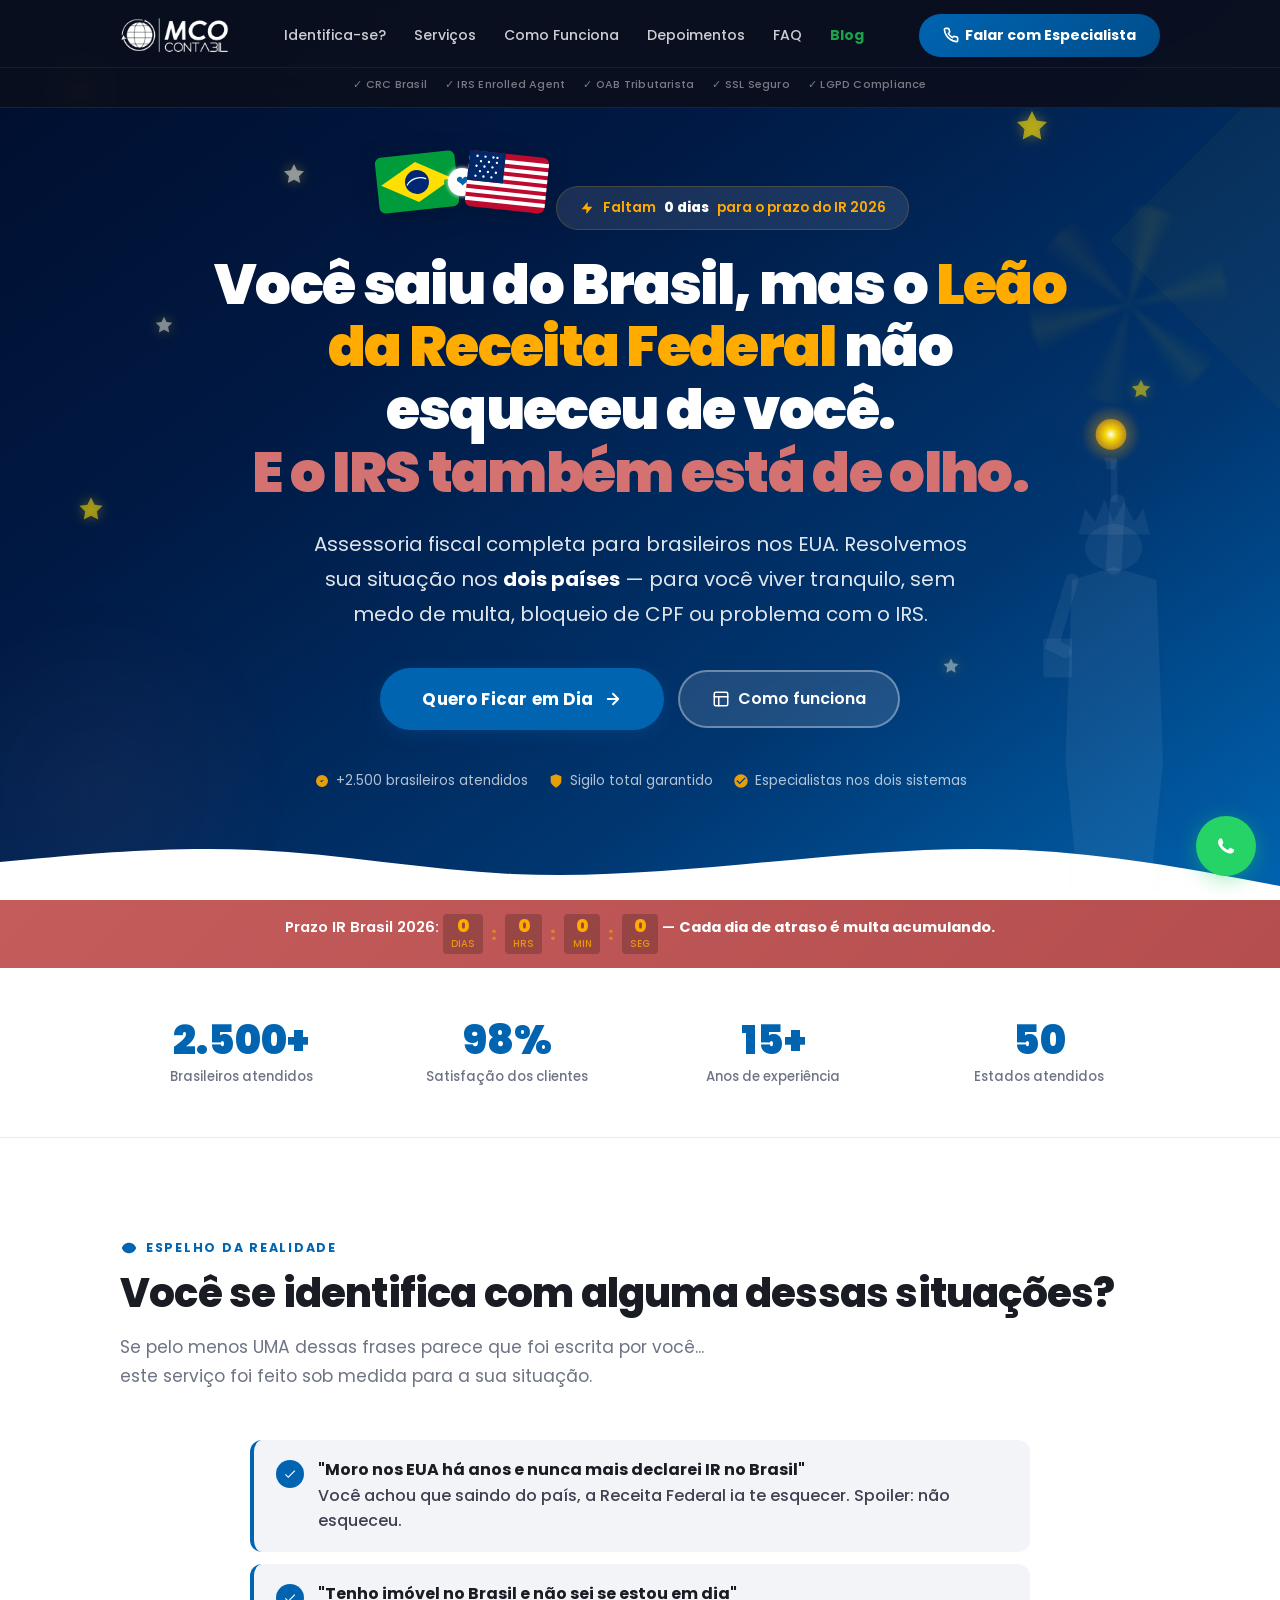
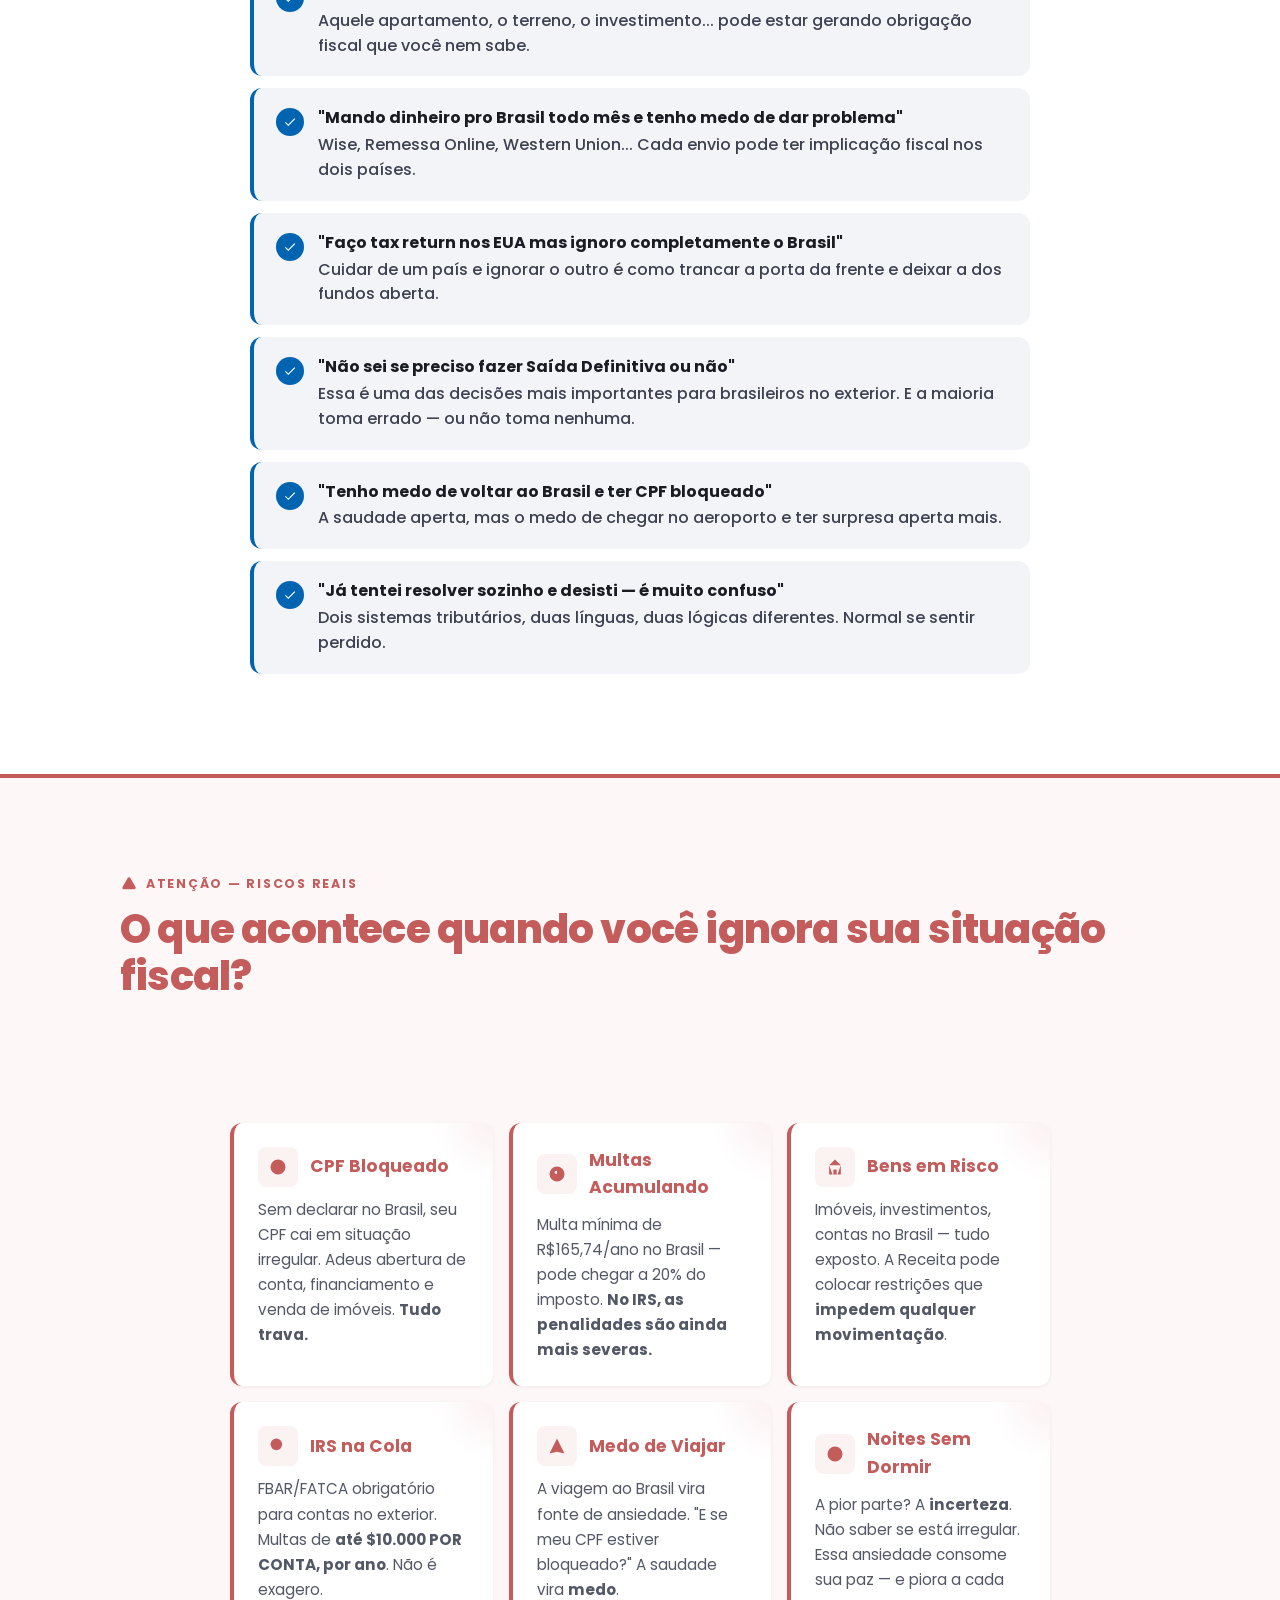
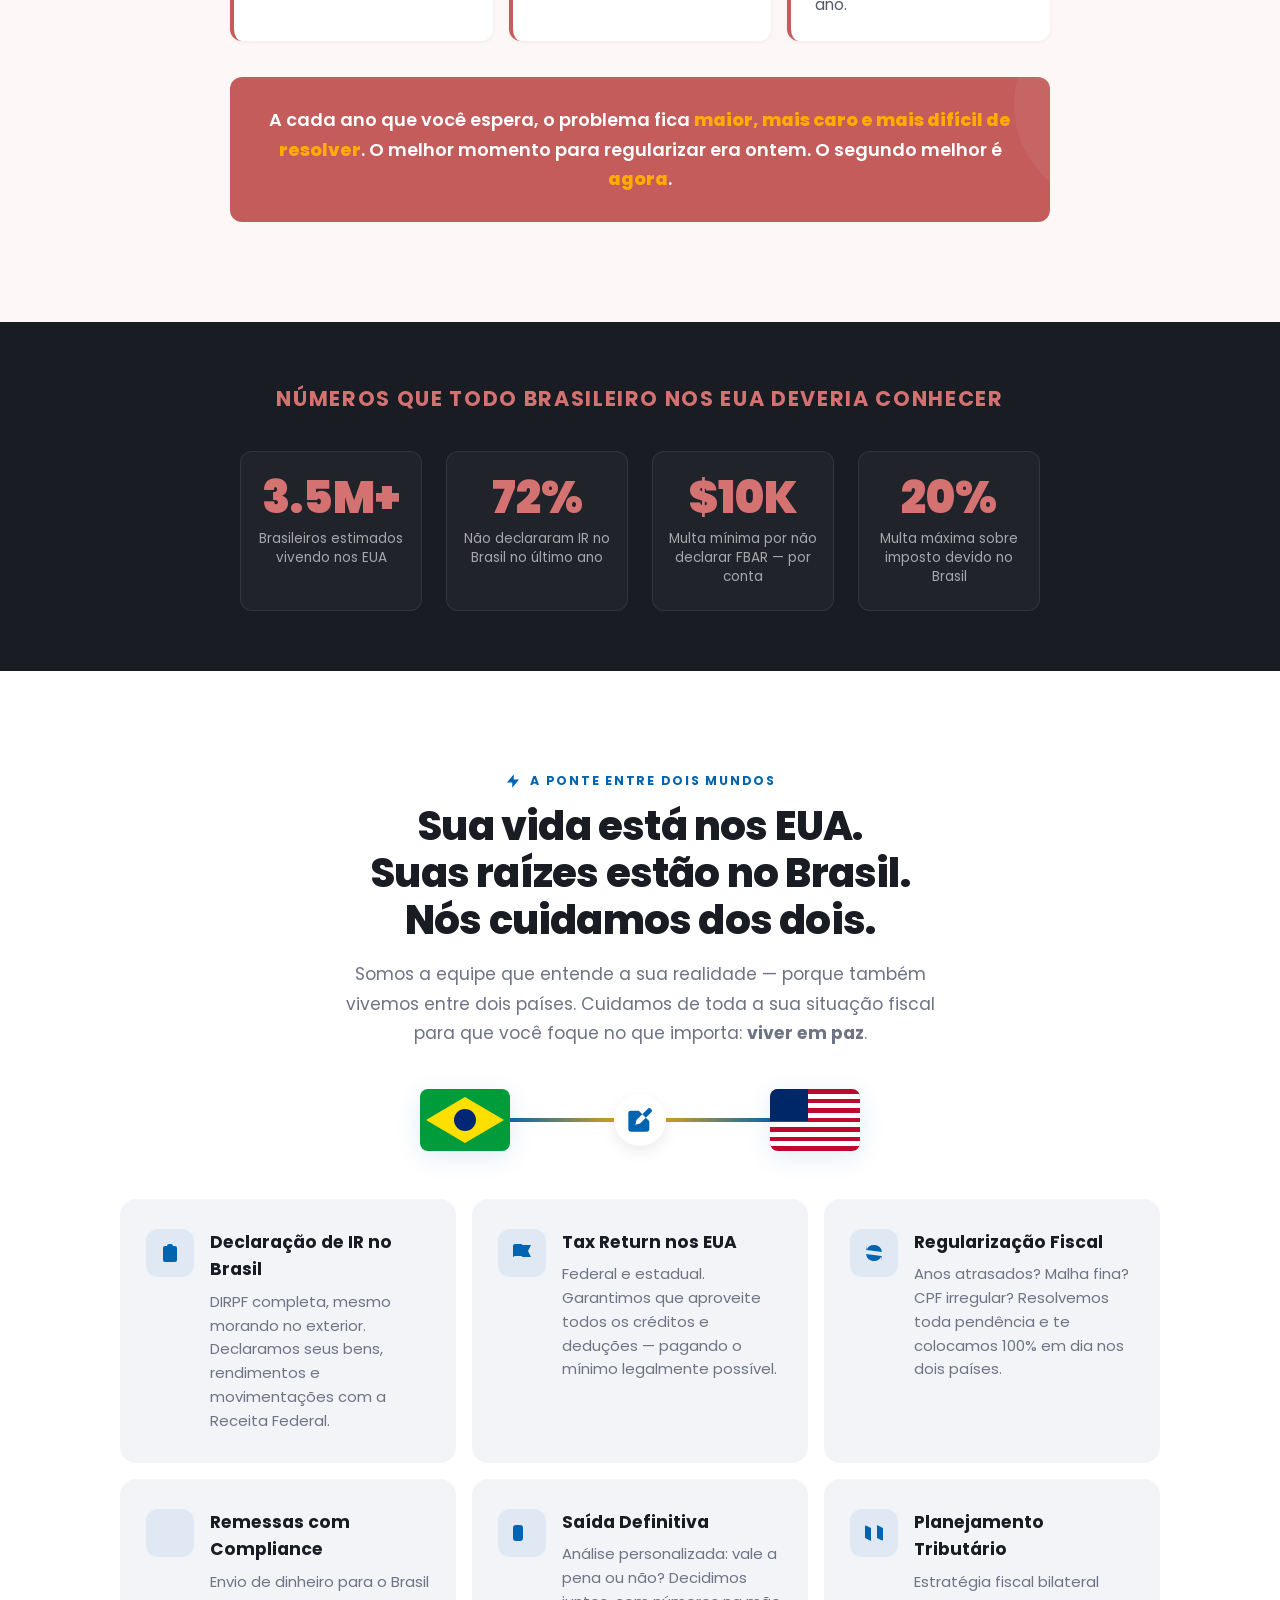
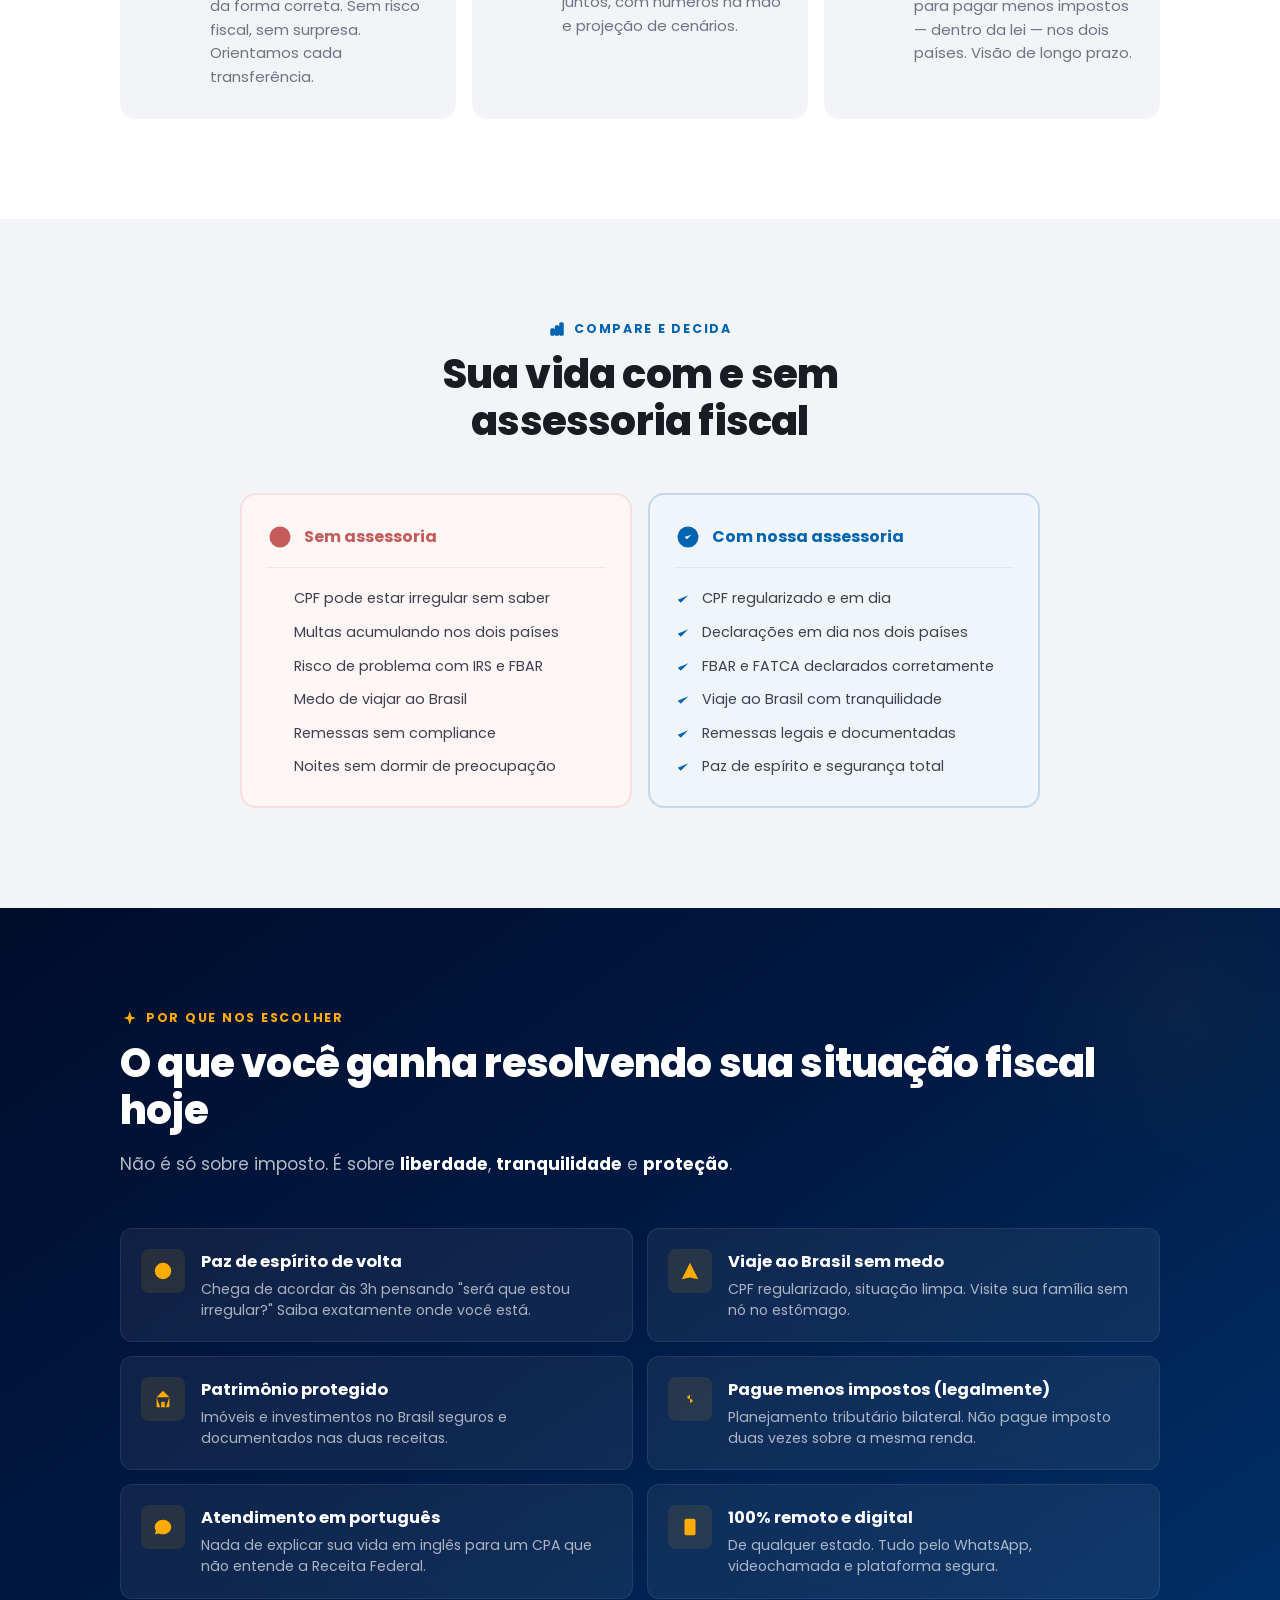
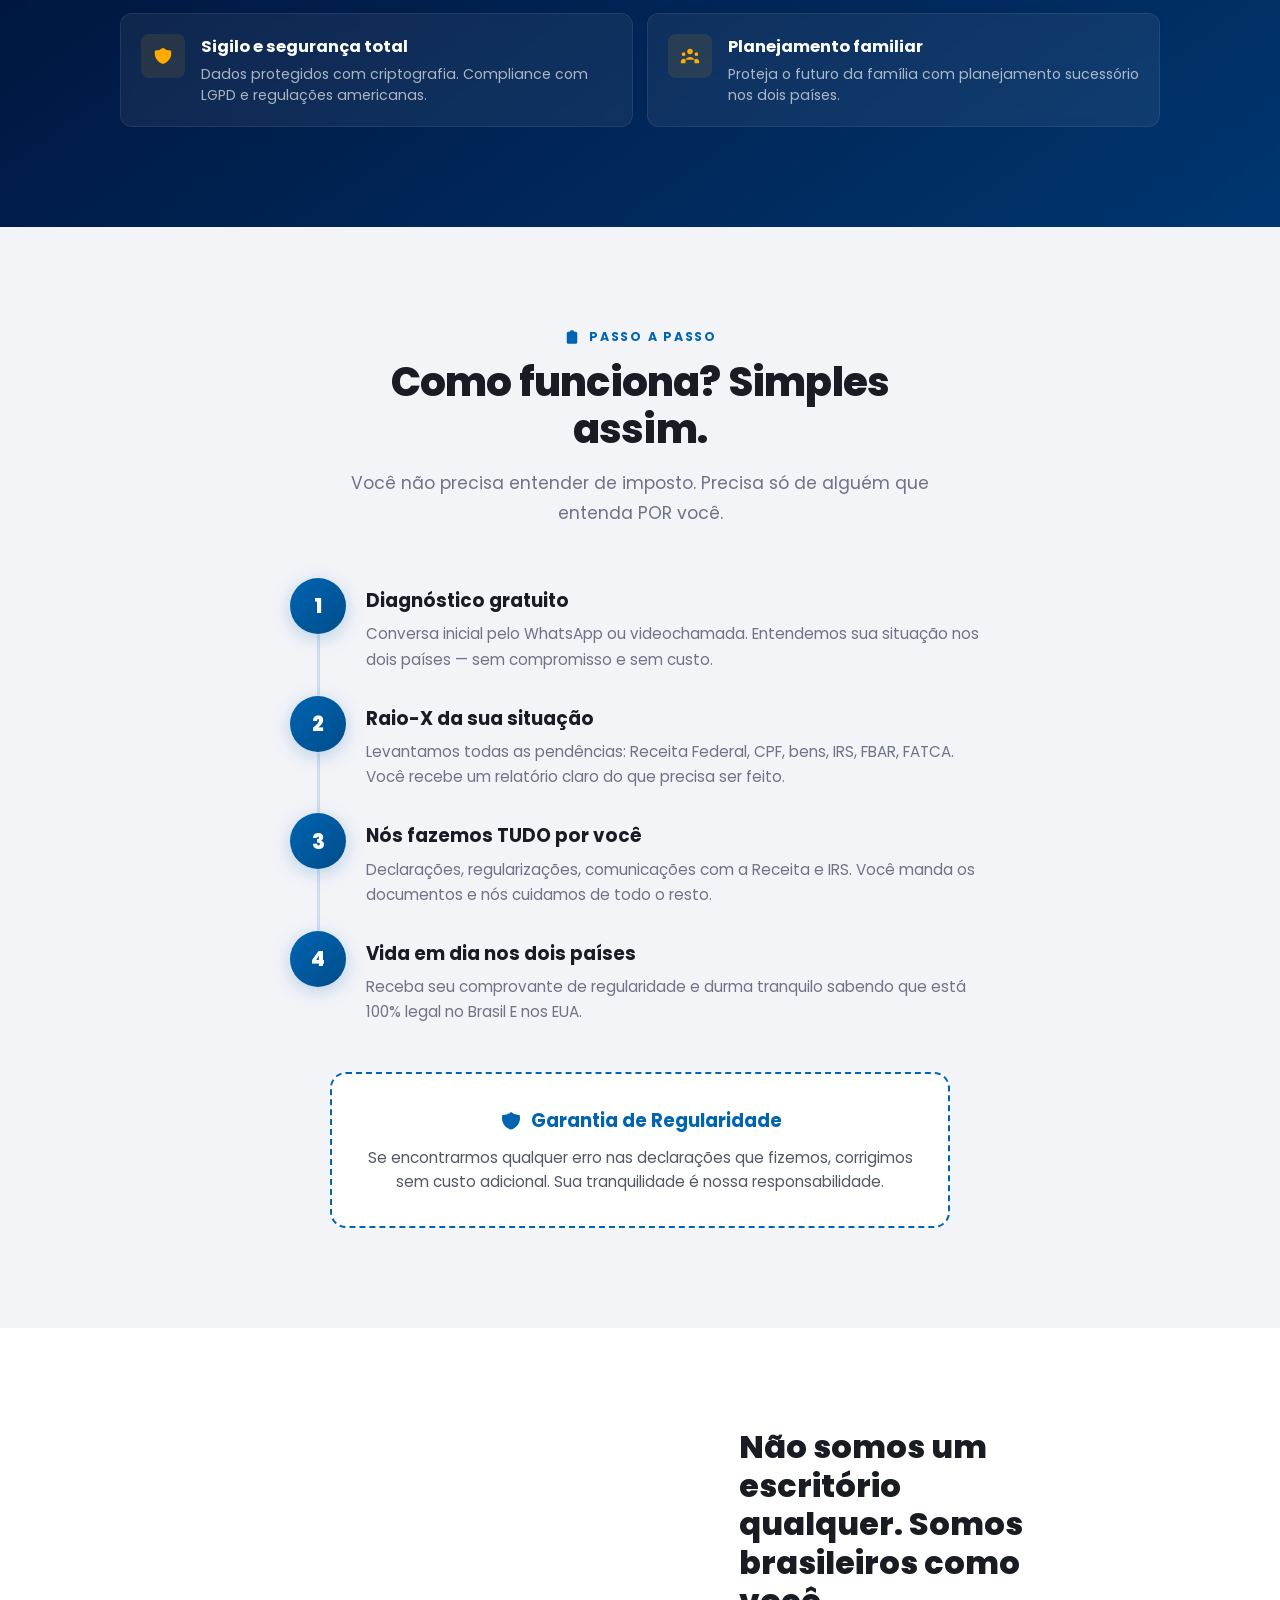
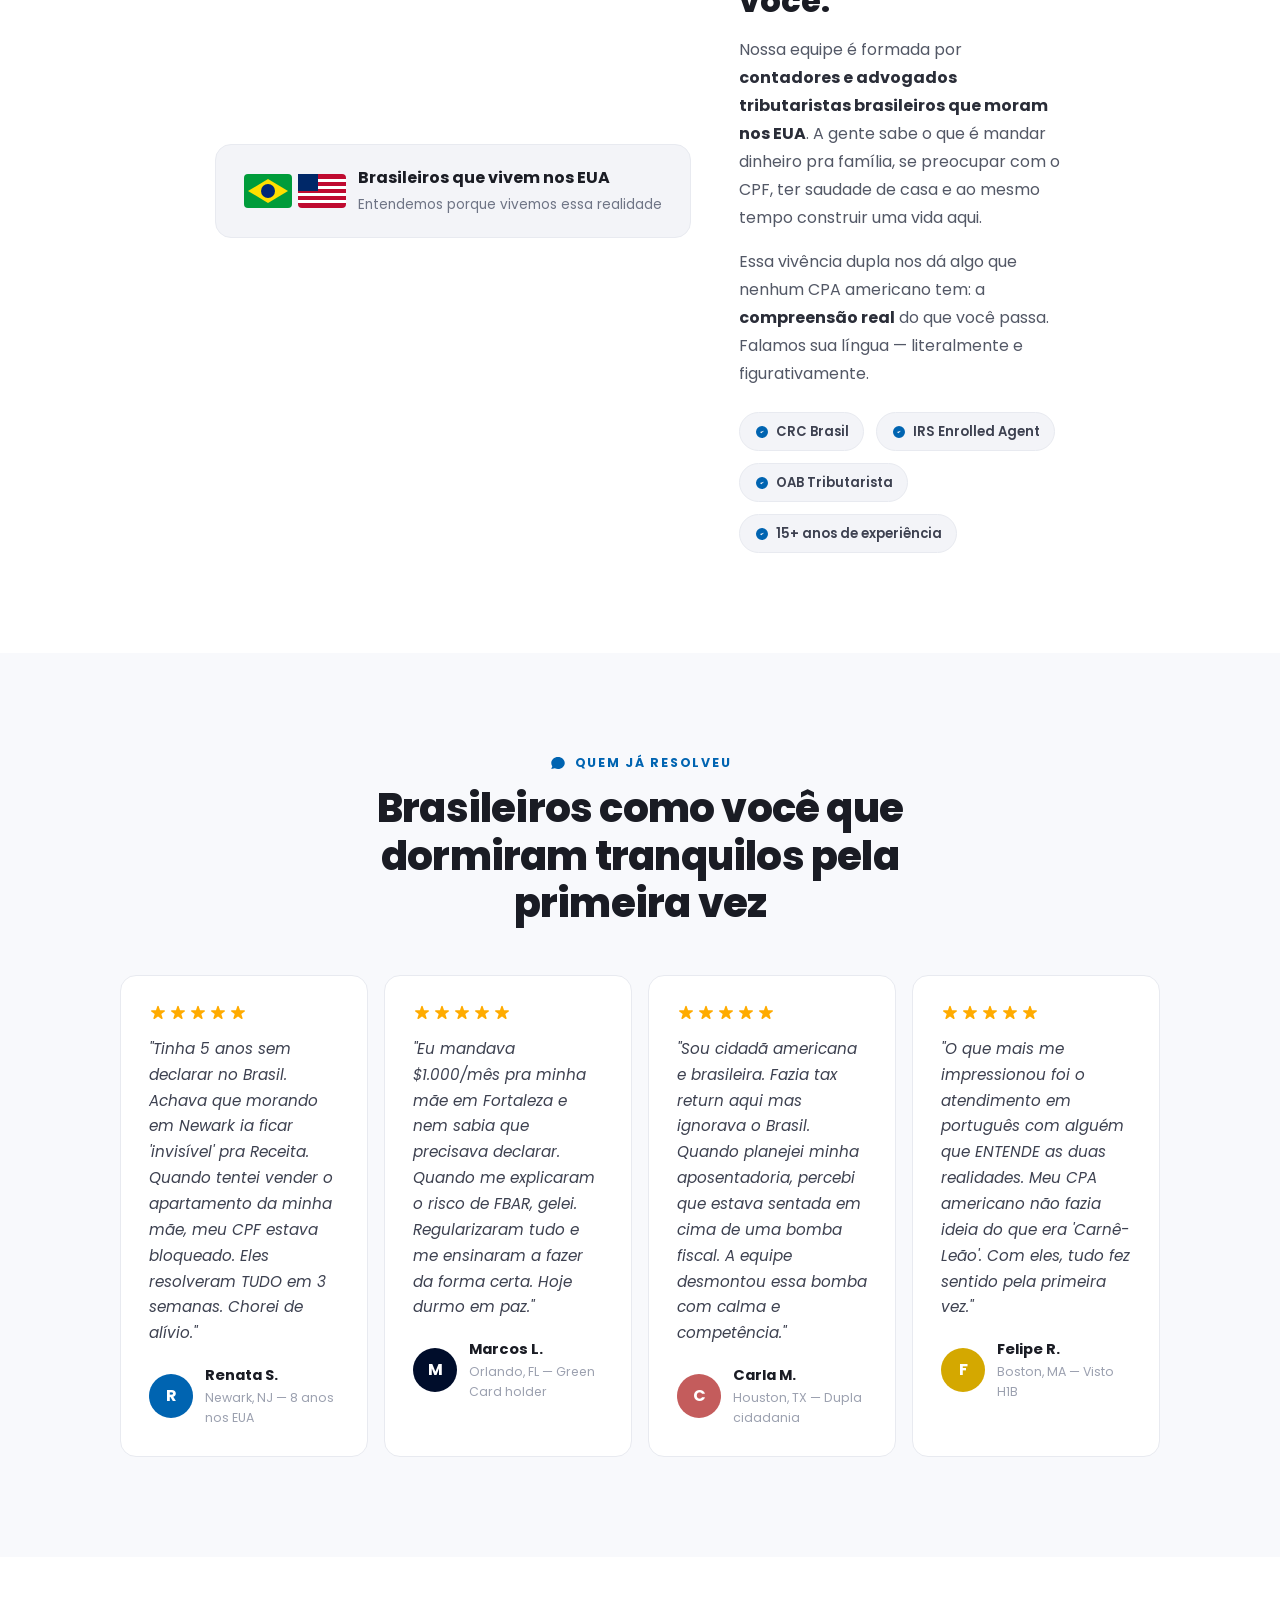
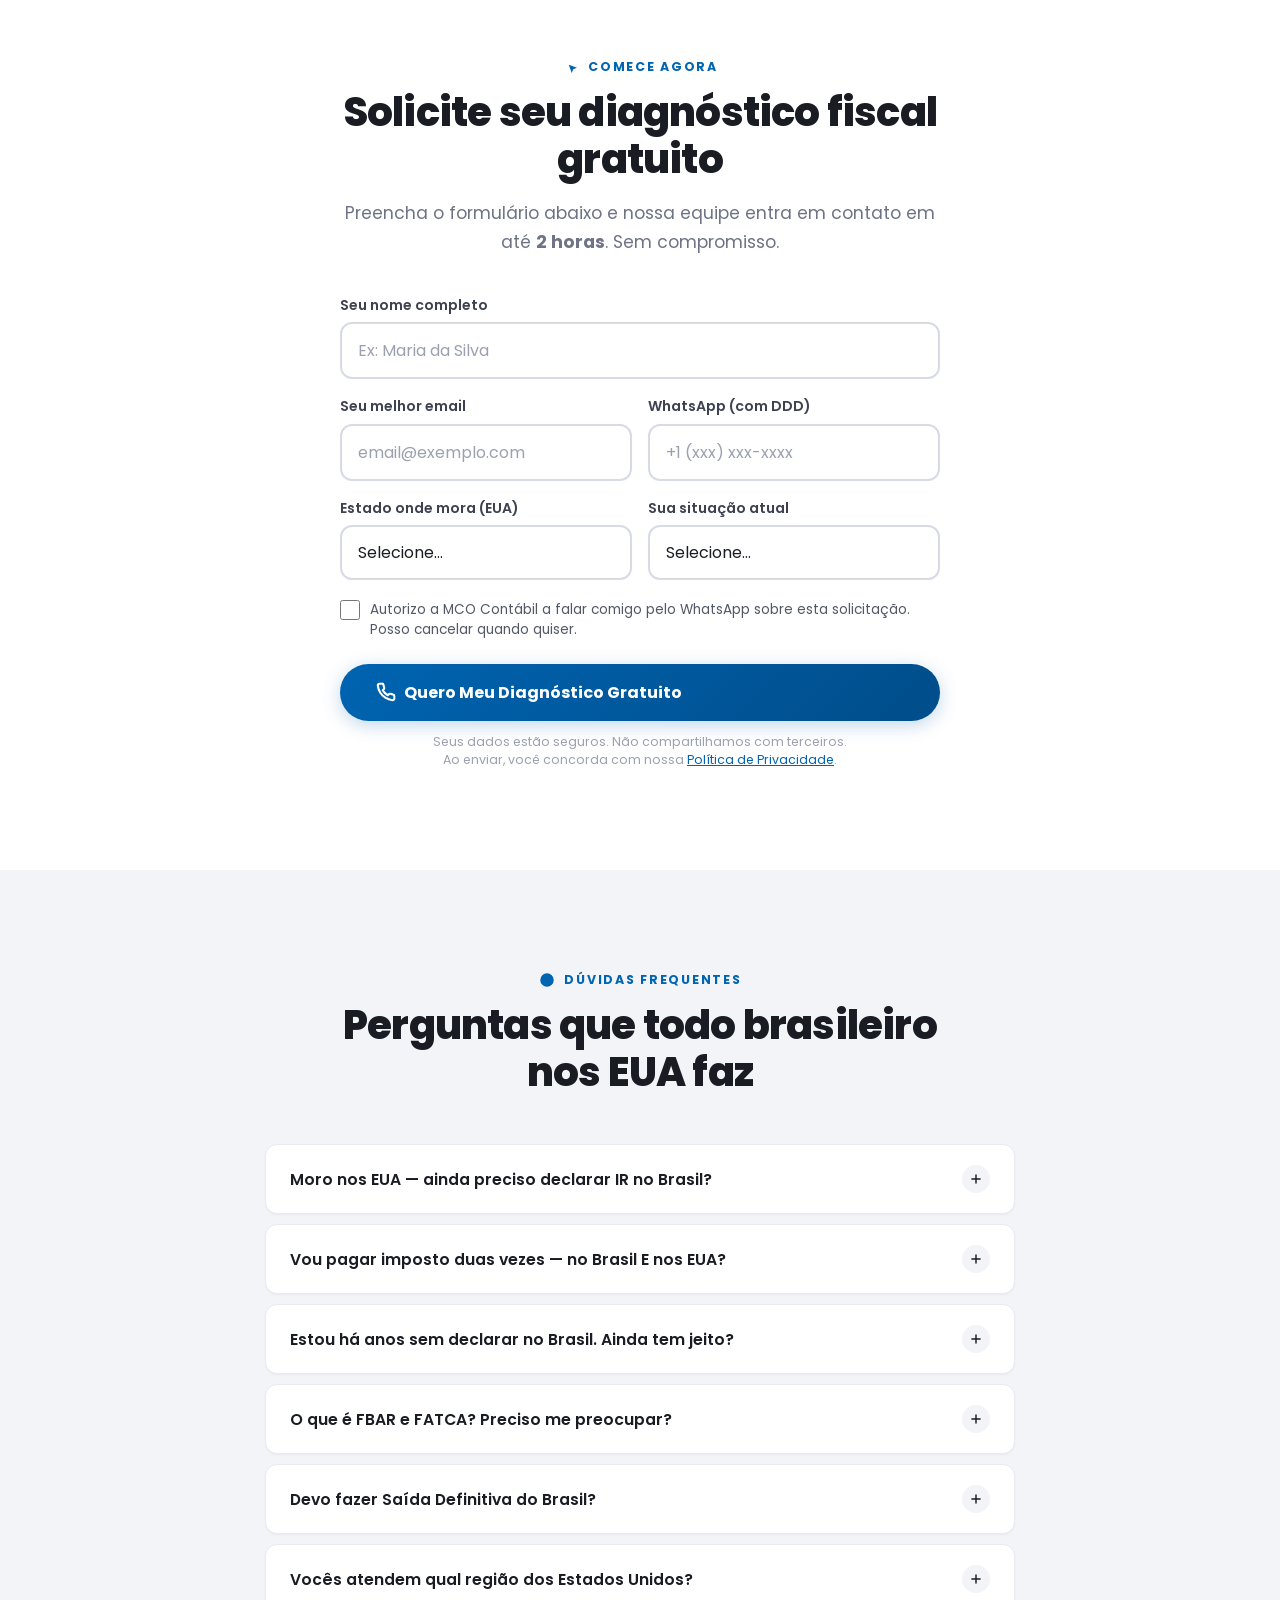
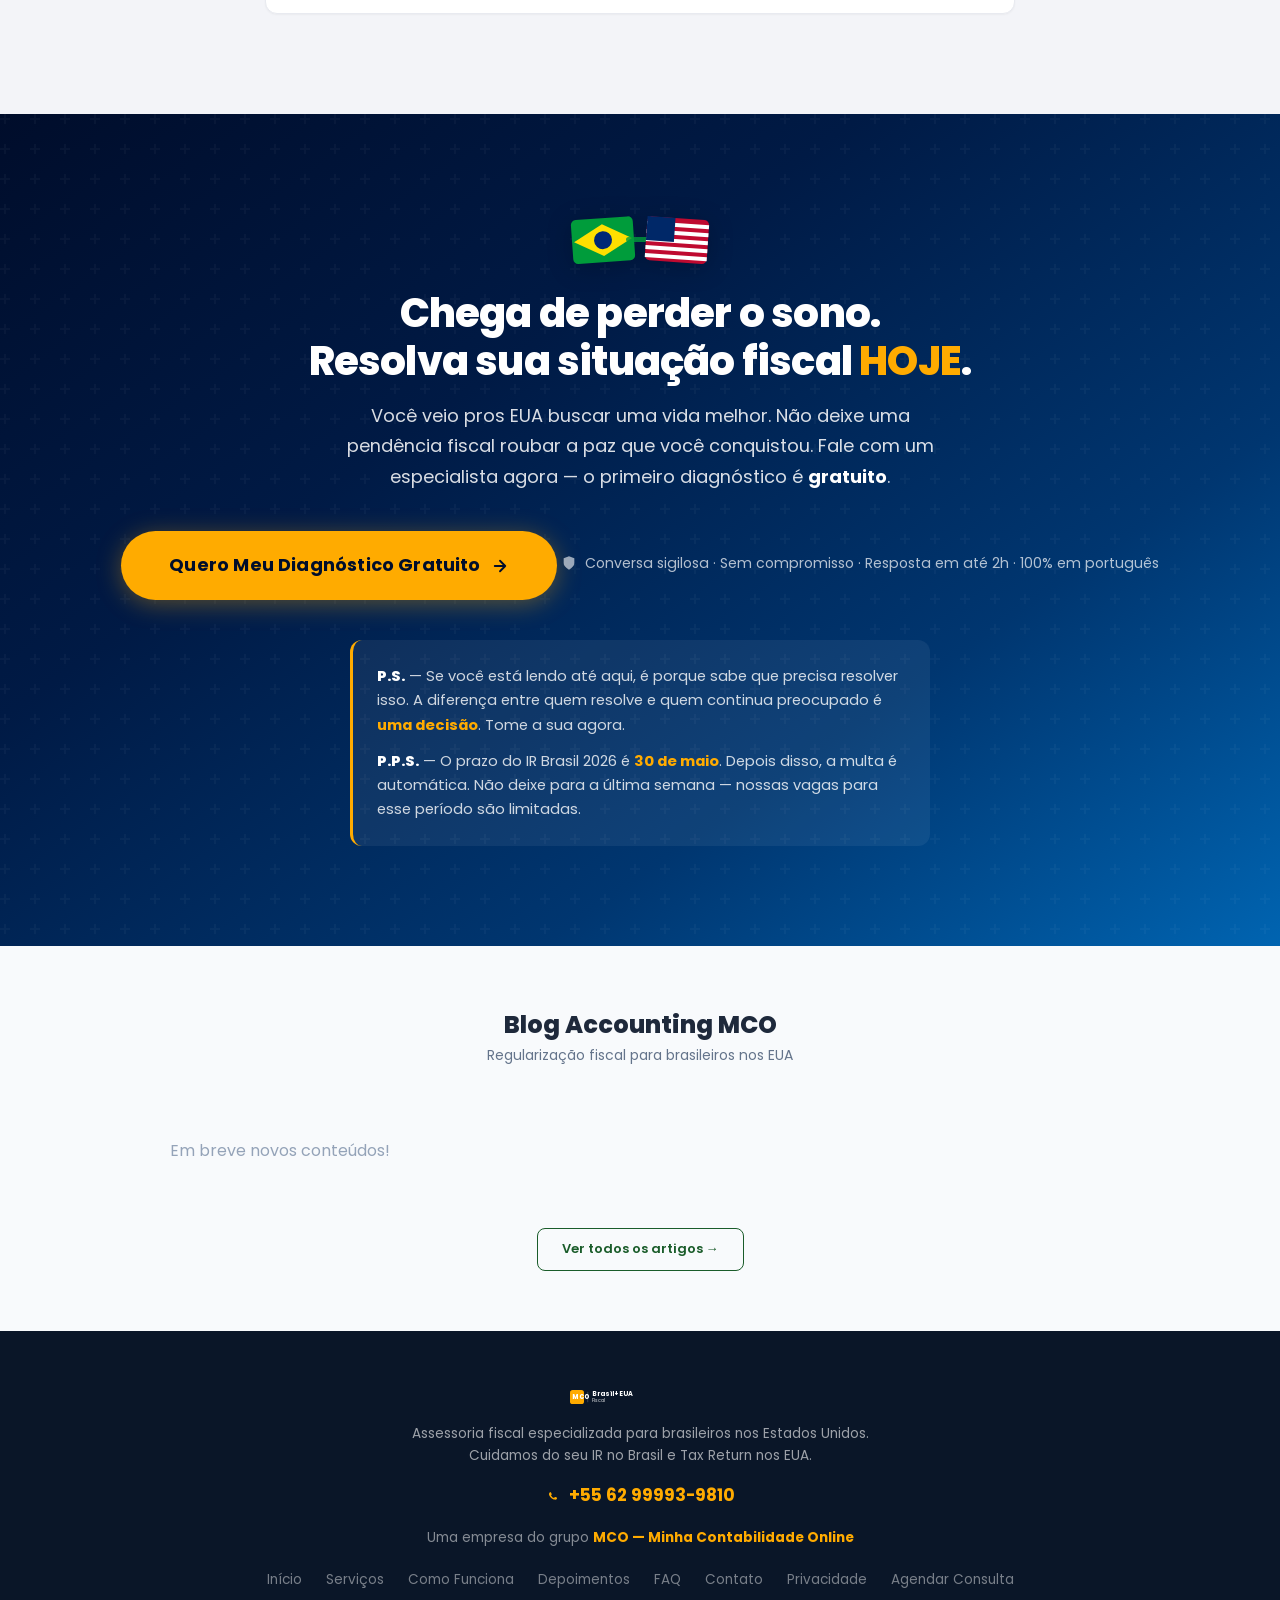
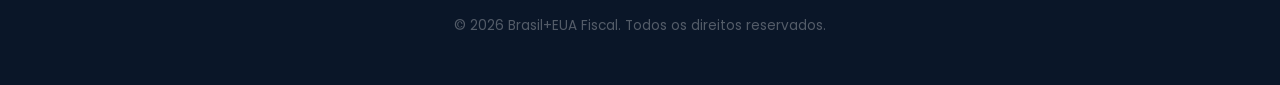
<file: index.html>
<!DOCTYPE html>
<html lang="pt-BR">
<head>
    <meta charset="UTF-8">
    <meta name="viewport" content="width=device-width, initial-scale=1.0">
    <title>Declarar Imposto no Brasil Morando nos EUA | Assessoria Fiscal para Brasileiros | Brasil+EUA Fiscal</title>
    <meta name="description" content="Regularize sua situação fiscal no Brasil e nos EUA sem sair de casa. CPF bloqueado, FBAR, FATCA, Saída Definitiva — resolvemos tudo. Diagnóstico gratuito em até 2 horas.">
    <meta name="keywords" content="declarar imposto de renda no Brasil morando nos EUA, assessoria fiscal brasileiros EUA, FBAR FATCA Brasil, CPF bloqueado no exterior, saída definitiva receita federal, contabilidade para brasileiros nos EUA">
    <meta name="robots" content="index, follow">
    <link rel="canonical" href="https://www.accountingmco.com/">
    <meta property="og:title" content="Declarar Imposto no Brasil Morando nos EUA | Brasil+EUA Fiscal">
    <meta property="og:description" content="Regularize sua situação fiscal em dois países. Diagnóstico gratuito.">
    <meta property="og:image" content="https://www.accountingmco.com/assets/og-image.jpg">
    <meta property="og:url" content="https://www.accountingmco.com/">
    <meta property="og:type" content="website">
    <meta property="og:locale" content="pt_BR">
    <meta name="twitter:card" content="summary_large_image">
    <meta name="twitter:title" content="Assessoria Fiscal para Brasileiros nos EUA">
    <meta name="twitter:description" content="CPF bloqueado? Anos sem declarar? Resolvemos tudo nos dois países.">
    <script type="application/ld+json">
    {"@context":"https://schema.org","@type":"AccountingService","name":"Brasil+EUA Fiscal — MCO Contábil","url":"https://www.accountingmco.com","description":"Assessoria fiscal completa para brasileiros nos EUA. Declaração de IR no Brasil, Tax Return, FBAR, FATCA, Saída Definitiva.","areaServed":{"@type":"Country","name":"United States"},"availableLanguage":"Portuguese","contactPoint":{"@type":"ContactPoint","contactType":"customer service","availableLanguage":"Portuguese"}}
    </script>
    <script type="application/ld+json">
    {"@context":"https://schema.org","@type":"FAQPage","mainEntity":[{"@type":"Question","name":"Moro nos EUA — ainda preciso declarar IR no Brasil?","acceptedAnswer":{"@type":"Answer","text":"Depende. Se você NÃO fez a Comunicação de Saída Definitiva, a Receita Federal ainda te considera residente fiscal no Brasil e sim, você precisa declarar."}},{"@type":"Question","name":"Vou pagar imposto duas vezes — no Brasil E nos EUA?","acceptedAnswer":{"@type":"Answer","text":"Não necessariamente. Existem mecanismos legais para compensar impostos pagos em um país no outro. Com planejamento tributário correto, você paga o mínimo possível dentro da lei."}},{"@type":"Question","name":"O que é FBAR e FATCA? Preciso me preocupar?","acceptedAnswer":{"@type":"Answer","text":"Se tem contas no Brasil com mais de $10.000 (somando todas), SIM. O FBAR é uma declaração obrigatória ao governo americano. Não declarar gera multas de até $10.000 por conta, por ano."}},{"@type":"Question","name":"Estou há anos sem declarar no Brasil. Ainda tem jeito?","acceptedAnswer":{"@type":"Answer","text":"Sim, tem jeito. Já regularizamos brasileiros com mais de 10 anos sem declarar. Existe um processo para entregar declarações em atraso e reduzir multas."}}]}
    </script>

    <!-- Fonts — Poppins + Nunito Sans (identidade MCO) -->
    <link rel="preconnect" href="https://fonts.googleapis.com">
    <link rel="preconnect" href="https://fonts.gstatic.com" crossorigin>
    <link href="https://fonts.googleapis.com/css2?family=Poppins:wght@400;500;600;700;800;900&family=Nunito+Sans:wght@400;600;700&display=swap" rel="stylesheet">

    <!-- Styles -->
    <link rel="stylesheet" href="css/styles.css">

    <!-- GA4 (trocar G-XXXXXXXXXX pelo ID real) -->
    <!--
    <script async src="https://www.googletagmanager.com/gtag/js?id=G-XXXXXXXXXX"></script>
    <script>
        window.dataLayer = window.dataLayer || [];
        function gtag(){dataLayer.push(arguments);}
        gtag('js', new Date());
        gtag('config', 'G-XXXXXXXXXX');
    </script>
    -->

    <!-- Meta Pixel (trocar XXXXXXXXXXXXXXX pelo ID real) -->
    <!--
    <script>
        !function(f,b,e,v,n,t,s){if(f.fbq)return;n=f.fbq=function(){n.callMethod?
        n.callMethod.apply(n,arguments):n.queue.push(arguments)};if(!f._fbq)f._fbq=n;
        n.push=n;n.loaded=!0;n.version='2.0';n.queue=[];t=b.createElement(e);t.async=!0;
        t.src=v;s=b.getElementsByTagName(e)[0];s.parentNode.insertBefore(t,s)}(window,
        document,'script','https://connect.facebook.net/en_US/fbevents.js');
        fbq('init', 'XXXXXXXXXXXXXXX');
        fbq('track', 'PageView');
    </script>
    -->

    <!-- Favicon -->
    <link rel="icon" href="data:image/svg+xml,<svg xmlns='http://www.w3.org/2000/svg' viewBox='0 0 100 100'><rect width='100' height='100' rx='20' fill='%230064B1'/><text x='15' y='42' font-family='sans-serif' font-weight='800' font-size='30' fill='white'>BR</text><rect x='15' y='50' width='70' height='4' rx='2' fill='%23ffab00'/><text x='12' y='78' font-family='sans-serif' font-weight='800' font-size='30' fill='%23ffab00'>EUA</text></svg>">
</head>
<body>

    <!-- Scroll Progress -->
    <div class="scroll-progress"></div>

    <!-- ============================================
         NAVBAR
         ============================================ -->
    <nav class="navbar" id="navbar">
        <div class="container">
            <a href="#" class="navbar-brand">
                <img src="assets/logo-mco-branca.webp" alt="MCO Contábil — Assessoria Fiscal para Brasileiros nos EUA" class="brand-logo" fetchpriority="high" width="300" height="105">
            </a>

            <div class="navbar-nav">
                <a href="#identifica">Identifica-se?</a>
                <a href="#solucao">Serviços</a>
                <a href="#como-funciona">Como Funciona</a>
                <a href="#depoimentos">Depoimentos</a>
                <a href="#faq">FAQ</a>
                <a href="https://blog.accountingmco.com" style="color:#16a34a;font-weight:700">Blog</a>
            </div>

            <a href="#formulario" class="navbar-cta">
                <svg width="16" height="16" viewBox="0 0 24 24" fill="none" stroke="currentColor" stroke-width="2.5" stroke-linecap="round" stroke-linejoin="round"><path d="M22 16.92v3a2 2 0 01-2.18 2 19.79 19.79 0 01-8.63-3.07 19.5 19.5 0 01-6-6A19.79 19.79 0 012.12 4.18 2 2 0 014.11 2h3a2 2 0 012 1.72c.127.96.361 1.903.7 2.81a2 2 0 01-.45 2.11L8.09 9.91a16 16 0 006 6l1.27-1.27a2 2 0 012.11-.45c.907.339 1.85.573 2.81.7A2 2 0 0122 16.92z"/></svg>
                Falar com Especialista
            </a>

            <button class="hamburger" aria-label="Menu">
                <span></span>
                <span></span>
                <span></span>
            </button>
        </div>
        <!-- Trust Bar -->
        <div class="navbar-trust-bar">
            <div class="container navbar-trust-inner">
                <span>&#10003; CRC Brasil</span>
                <span>&#10003; IRS Enrolled Agent</span>
                <span>&#10003; OAB Tributarista</span>
                <span>&#10003; SSL Seguro</span>
                <span>&#10003; LGPD Compliance</span>
            </div>
        </div>
    </nav>

    <!-- Mobile Menu -->
    <div class="mobile-menu-overlay"></div>
    <div class="mobile-menu">
        <button class="mobile-menu-close" aria-label="Fechar menu">
            <svg viewBox="0 0 24 24" fill="none" stroke="currentColor" stroke-width="2.5" stroke-linecap="round"><path d="M18 6L6 18M6 6l12 12"/></svg>
        </button>
        <a href="#identifica">Identifica-se?</a>
        <a href="#solucao">Serviços</a>
        <a href="#como-funciona">Como Funciona</a>
        <a href="#depoimentos">Depoimentos</a>
        <a href="#faq">FAQ</a>
        <a href="#formulario" class="navbar-cta">Falar com Especialista</a>
    </div>

    <!-- ============================================
         HERO
         ============================================ -->
    <section class="hero" id="inicio">
        <!-- Floating shapes -->
        <div class="hero-shape hero-shape-diamond"></div>
        <div class="hero-shape hero-shape-circle"></div>
        <div class="hero-shape hero-shape-stars"></div>

        <!-- American Dream Animation -->
        <div class="dream-scene" aria-hidden="true">
            <!-- Estrelas grandes e brilhantes -->
            <svg class="dream-star dream-star-1" viewBox="0 0 24 24"><path d="M12 2l3.09 6.26L22 9.27l-5 4.87 1.18 6.88L12 17.77l-6.18 3.25L7 14.14 2 9.27l6.91-1.01L12 2z" fill="currentColor"/></svg>
            <svg class="dream-star dream-star-2" viewBox="0 0 24 24"><path d="M12 2l3.09 6.26L22 9.27l-5 4.87 1.18 6.88L12 17.77l-6.18 3.25L7 14.14 2 9.27l6.91-1.01L12 2z" fill="currentColor"/></svg>
            <svg class="dream-star dream-star-3" viewBox="0 0 24 24"><path d="M12 2l3.09 6.26L22 9.27l-5 4.87 1.18 6.88L12 17.77l-6.18 3.25L7 14.14 2 9.27l6.91-1.01L12 2z" fill="currentColor"/></svg>
            <svg class="dream-star dream-star-4" viewBox="0 0 24 24"><path d="M12 2l3.09 6.26L22 9.27l-5 4.87 1.18 6.88L12 17.77l-6.18 3.25L7 14.14 2 9.27l6.91-1.01L12 2z" fill="currentColor"/></svg>
            <svg class="dream-star dream-star-5" viewBox="0 0 24 24"><path d="M12 2l3.09 6.26L22 9.27l-5 4.87 1.18 6.88L12 17.77l-6.18 3.25L7 14.14 2 9.27l6.91-1.01L12 2z" fill="currentColor"/></svg>
            <svg class="dream-star dream-star-6" viewBox="0 0 24 24"><path d="M12 2l3.09 6.26L22 9.27l-5 4.87 1.18 6.88L12 17.77l-6.18 3.25L7 14.14 2 9.27l6.91-1.01L12 2z" fill="currentColor"/></svg>
            <svg class="dream-star dream-star-7" viewBox="0 0 24 24"><path d="M12 2l3.09 6.26L22 9.27l-5 4.87 1.18 6.88L12 17.77l-6.18 3.25L7 14.14 2 9.27l6.91-1.01L12 2z" fill="currentColor"/></svg>

            <!-- Estátua da Liberdade silhueta -->
            <svg class="dream-liberty-svg" viewBox="0 0 200 400" fill="none" xmlns="http://www.w3.org/2000/svg">
                <!-- Tocha com glow -->
                <circle cx="90" cy="28" r="22" fill="url(#torch-glow)" opacity="0.8">
                    <animate attributeName="r" values="22;26;22" dur="3s" repeatCount="indefinite"/>
                    <animate attributeName="opacity" values="0.6;1;0.6" dur="3s" repeatCount="indefinite"/>
                </circle>
                <circle cx="90" cy="28" r="10" fill="url(#torch-flame)">
                    <animate attributeName="r" values="10;13;10" dur="2s" repeatCount="indefinite"/>
                </circle>
                <!-- Braço e tocha -->
                <path d="M90 48 L90 80 L95 80 L95 48Z" fill="currentColor"/>
                <path d="M85 46 L95 46 L93 55 L87 55Z" fill="currentColor"/>
                <!-- Coroa -->
                <path d="M65 105 L70 85 L78 95 L85 78 L92 95 L100 80 L108 95 L115 85 L120 105Z" fill="currentColor"/>
                <!-- Cabeça -->
                <ellipse cx="92" cy="115" rx="22" ry="18" fill="currentColor"/>
                <!-- Corpo / Manto -->
                <path d="M60 140 L92 130 L125 140 L130 280 L120 380 L65 380 L55 280Z" fill="currentColor"/>
                <!-- Braço direito (segurando tocha) -->
                <path d="M92 130 L95 80" stroke="currentColor" stroke-width="12" stroke-linecap="round"/>
                <!-- Braço esquerdo (segurando livro) -->
                <path d="M60 140 L45 190 L55 195" stroke="currentColor" stroke-width="10" stroke-linecap="round"/>
                <!-- Livro -->
                <rect x="38" y="185" width="22" height="30" rx="2" fill="currentColor"/>
                <!-- Base/Pedestal -->
                <path d="M50 380 L45 395 L140 395 L135 380Z" fill="currentColor"/>
                <path d="M40 395 L35 400 L150 400 L145 395Z" fill="currentColor"/>
                <defs>
                    <radialGradient id="torch-glow">
                        <stop offset="0%" stop-color="#ffdf00" stop-opacity="0.9"/>
                        <stop offset="50%" stop-color="#ffab00" stop-opacity="0.4"/>
                        <stop offset="100%" stop-color="#ff8c00" stop-opacity="0"/>
                    </radialGradient>
                    <radialGradient id="torch-flame">
                        <stop offset="0%" stop-color="#ffffff" stop-opacity="1"/>
                        <stop offset="40%" stop-color="#ffdf00" stop-opacity="0.9"/>
                        <stop offset="100%" stop-color="#ffab00" stop-opacity="0.6"/>
                    </radialGradient>
                </defs>
            </svg>

            <!-- Raios de luz da tocha -->
            <div class="dream-torch-rays"></div>
        </div>

        <div class="container">
            <div class="hero-content">
                <!-- SVG Integrated Flags -->
                <div class="hero-flags-svg animate-on-scroll">
                    <svg width="180" height="68" viewBox="0 0 180 68" fill="none" xmlns="http://www.w3.org/2000/svg">
                        <!-- Brazilian Flag -->
                        <g transform="rotate(-6 45 34)">
                            <rect x="5" y="6" width="80" height="56" rx="6" fill="#009c3b"/>
                            <path d="M45 14L81 34L45 54L9 34Z" fill="#ffdf00"/>
                            <circle cx="45" cy="34" r="12" fill="#002776"/>
                            <path d="M35 36C38 32 42 30 48 30C50 30 52 30.5 54 31.5" stroke="#fff" stroke-width="1.2" fill="none" stroke-linecap="round"/>
                        </g>
                        <!-- Connector glow -->
                        <rect x="72" y="31" width="36" height="6" rx="3" fill="url(#bridge-grad)" opacity="0.9"/>
                        <circle cx="90" cy="34" r="14" fill="white" filter="url(#glow)"/>
                        <text x="90" y="39" text-anchor="middle" font-size="16" fill="#0064B1">&#x2764;</text>
                        <!-- US Flag -->
                        <g transform="rotate(6 135 34)">
                            <rect x="95" y="6" width="80" height="56" rx="6" fill="#bf0a30"/>
                            <rect x="95" y="12" width="80" height="4" fill="#fff"/>
                            <rect x="95" y="20" width="80" height="4" fill="#fff"/>
                            <rect x="95" y="28" width="80" height="4" fill="#fff"/>
                            <rect x="95" y="36" width="80" height="4" fill="#fff"/>
                            <rect x="95" y="44" width="80" height="4" fill="#fff"/>
                            <rect x="95" y="52" width="80" height="4" fill="#fff"/>
                            <rect x="95" y="6" width="36" height="30" fill="#002868"/>
                            <g fill="#fff" font-size="5">
                                <circle cx="103" cy="11" r="1.2"/><circle cx="111" cy="11" r="1.2"/><circle cx="119" cy="11" r="1.2"/><circle cx="123" cy="11" r="1.2"/>
                                <circle cx="107" cy="16" r="1.2"/><circle cx="115" cy="16" r="1.2"/><circle cx="123" cy="16" r="1.2"/>
                                <circle cx="103" cy="21" r="1.2"/><circle cx="111" cy="21" r="1.2"/><circle cx="119" cy="21" r="1.2"/>
                                <circle cx="107" cy="26" r="1.2"/><circle cx="115" cy="26" r="1.2"/><circle cx="123" cy="26" r="1.2"/>
                                <circle cx="103" cy="31" r="1.2"/><circle cx="111" cy="31" r="1.2"/><circle cx="119" cy="31" r="1.2"/>
                            </g>
                        </g>
                        <defs>
                            <linearGradient id="bridge-grad" x1="72" y1="34" x2="108" y2="34">
                                <stop offset="0%" stop-color="#009c3b"/>
                                <stop offset="35%" stop-color="#ffdf00"/>
                                <stop offset="65%" stop-color="#bf0a30"/>
                                <stop offset="100%" stop-color="#002868"/>
                            </linearGradient>
                            <filter id="glow" x="-50%" y="-50%" width="200%" height="200%">
                                <feGaussianBlur stdDeviation="2" result="blur"/>
                                <feMerge><feMergeNode in="blur"/><feMergeNode in="SourceGraphic"/></feMerge>
                            </filter>
                        </defs>
                    </svg>
                </div>

                <div class="hero-badge animate-on-scroll">
                    <svg width="16" height="16" viewBox="0 0 24 24" fill="currentColor"><path d="M13 10V3L4 14h7v7l9-11h-7z"/></svg>
                    Faltam <span class="countdown-inline"><span class="countdown-days">--</span> dias</span> para o prazo do IR 2026
                </div>

                <h1 class="animate-on-scroll">
                    Você saiu do Brasil, mas o <span class="highlight">Leão da Receita Federal</span> não esqueceu de você.<br>
                    <span class="highlight-red">E o IRS também está de olho.</span>
                </h1>

                <p class="hero-sub animate-on-scroll">
                    Assessoria fiscal completa para brasileiros nos EUA. Resolvemos sua situação nos <strong>dois países</strong> — para você viver tranquilo, sem medo de multa, bloqueio de CPF ou problema com o IRS.
                </p>

                <div class="hero-cta-group animate-on-scroll">
                    <a href="#formulario" class="btn-primary">
                        Quero Ficar em Dia
                        <svg width="18" height="18" viewBox="0 0 24 24" fill="none" stroke="currentColor" stroke-width="2.5" stroke-linecap="round" stroke-linejoin="round"><path d="M5 12h14M12 5l7 7-7 7"/></svg>
                    </a>
                    <a href="#como-funciona" class="btn-secondary">
                        <svg width="18" height="18" viewBox="0 0 24 24" fill="none" stroke="currentColor" stroke-width="2" stroke-linecap="round" stroke-linejoin="round"><rect x="3" y="3" width="18" height="18" rx="2"/><path d="M3 9h18M9 21V9"/></svg>
                        Como funciona
                    </a>
                </div>

                <div class="hero-trust animate-on-scroll">
                    <div class="hero-trust-item">
                        <svg viewBox="0 0 24 24"><path d="M9 12l2 2 4-4m6 2a9 9 0 11-18 0 9 9 0 0118 0z"/></svg>
                        +2.500 brasileiros atendidos
                    </div>
                    <div class="hero-trust-item">
                        <svg viewBox="0 0 24 24"><path d="M12 22s8-4 8-10V5l-8-3-8 3v7c0 6 8 10 8 10z"/></svg>
                        Sigilo total garantido
                    </div>
                    <div class="hero-trust-item">
                        <svg viewBox="0 0 24 24"><path d="M12 2C6.48 2 2 6.48 2 12s4.48 10 10 10 10-4.48 10-10S17.52 2 12 2zm-2 15l-5-5 1.41-1.41L10 14.17l7.59-7.59L19 8l-9 9z"/></svg>
                        Especialistas nos dois sistemas
                    </div>
                </div>
            </div>
        </div>

        <div class="hero-wave">
            <svg viewBox="0 0 1440 80" preserveAspectRatio="none" xmlns="http://www.w3.org/2000/svg">
                <path d="M0 40L48 36C96 32 192 24 288 28C384 32 480 48 576 52C672 56 768 48 864 40C960 32 1056 24 1152 28C1248 32 1344 48 1392 56L1440 64V80H0V40Z"/>
            </svg>
        </div>
    </section>

    <!-- ============================================
         URGENCY BAR + COUNTDOWN
         ============================================ -->
    <div class="urgency-bar">
        <span>Prazo IR Brasil 2026:</span>
        <span class="countdown">
            <span class="countdown-unit"><span class="countdown-number countdown-days">--</span><span class="countdown-label">dias</span></span>
            <span class="countdown-sep">:</span>
            <span class="countdown-unit"><span class="countdown-number countdown-hours">--</span><span class="countdown-label">hrs</span></span>
            <span class="countdown-sep">:</span>
            <span class="countdown-unit"><span class="countdown-number countdown-mins">--</span><span class="countdown-label">min</span></span>
            <span class="countdown-sep">:</span>
            <span class="countdown-unit"><span class="countdown-number countdown-secs">--</span><span class="countdown-label">seg</span></span>
        </span>
        — <strong>Cada dia de atraso é multa acumulando.</strong>
    </div>

    <!-- ============================================
         STATS BAR
         ============================================ -->
    <section class="stats-bar">
        <div class="container">
            <div class="stats-grid">
                <div class="stat-item animate-on-scroll">
                    <div class="stat-number" data-target="2500" data-suffix="+">0</div>
                    <div class="stat-label">Brasileiros atendidos</div>
                </div>
                <div class="stat-item animate-on-scroll">
                    <div class="stat-number" data-target="98" data-suffix="%">0</div>
                    <div class="stat-label">Satisfação dos clientes</div>
                </div>
                <div class="stat-item animate-on-scroll">
                    <div class="stat-number" data-target="15" data-suffix="+">0</div>
                    <div class="stat-label">Anos de experiência</div>
                </div>
                <div class="stat-item animate-on-scroll">
                    <div class="stat-number" data-target="50" data-suffix="">0</div>
                    <div class="stat-label">Estados atendidos</div>
                </div>
            </div>
        </div>
    </section>

    <!-- ============================================
         VOCÊ SE IDENTIFICA?
         ============================================ -->
    <main>
    <section class="identify" id="identifica" aria-label="Identifique sua situação fiscal">
        <div class="container">
            <div class="section-label animate-on-scroll">
                <svg viewBox="0 0 24 24"><path d="M15 12a3 3 0 11-6 0 3 3 0 016 0z"/><path d="M2.458 12C3.732 7.943 7.523 5 12 5c4.478 0 8.268 2.943 9.542 7-1.274 4.057-5.064 7-9.542 7-4.477 0-8.268-2.943-9.542-7z"/></svg>
                Espelho da realidade
            </div>
            <h2 class="section-title animate-on-scroll">Você se identifica com alguma dessas situações?</h2>
            <p class="section-subtitle animate-on-scroll">Se pelo menos UMA dessas frases parece que foi escrita por você... este serviço foi feito sob medida para a sua situação.</p>

            <div class="identify-grid">
                <div class="identify-item animate-on-scroll">
                    <div class="identify-icon"><svg viewBox="0 0 24 24" fill="white"><path d="M9 16.17L4.83 12l-1.42 1.41L9 19 21 7l-1.41-1.41L9 16.17z"/></svg></div>
                    <div class="identify-text"><strong>"Moro nos EUA há anos e nunca mais declarei IR no Brasil"</strong>Você achou que saindo do país, a Receita Federal ia te esquecer. Spoiler: não esqueceu.</div>
                </div>
                <div class="identify-item animate-on-scroll">
                    <div class="identify-icon"><svg viewBox="0 0 24 24" fill="white"><path d="M9 16.17L4.83 12l-1.42 1.41L9 19 21 7l-1.41-1.41L9 16.17z"/></svg></div>
                    <div class="identify-text"><strong>"Tenho imóvel no Brasil e não sei se estou em dia"</strong>Aquele apartamento, o terreno, o investimento... pode estar gerando obrigação fiscal que você nem sabe.</div>
                </div>
                <div class="identify-item animate-on-scroll">
                    <div class="identify-icon"><svg viewBox="0 0 24 24" fill="white"><path d="M9 16.17L4.83 12l-1.42 1.41L9 19 21 7l-1.41-1.41L9 16.17z"/></svg></div>
                    <div class="identify-text"><strong>"Mando dinheiro pro Brasil todo mês e tenho medo de dar problema"</strong>Wise, Remessa Online, Western Union... Cada envio pode ter implicação fiscal nos dois países.</div>
                </div>
                <div class="identify-item animate-on-scroll">
                    <div class="identify-icon"><svg viewBox="0 0 24 24" fill="white"><path d="M9 16.17L4.83 12l-1.42 1.41L9 19 21 7l-1.41-1.41L9 16.17z"/></svg></div>
                    <div class="identify-text"><strong>"Faço tax return nos EUA mas ignoro completamente o Brasil"</strong>Cuidar de um país e ignorar o outro é como trancar a porta da frente e deixar a dos fundos aberta.</div>
                </div>
                <div class="identify-item animate-on-scroll">
                    <div class="identify-icon"><svg viewBox="0 0 24 24" fill="white"><path d="M9 16.17L4.83 12l-1.42 1.41L9 19 21 7l-1.41-1.41L9 16.17z"/></svg></div>
                    <div class="identify-text"><strong>"Não sei se preciso fazer Saída Definitiva ou não"</strong>Essa é uma das decisões mais importantes para brasileiros no exterior. E a maioria toma errado — ou não toma nenhuma.</div>
                </div>
                <div class="identify-item animate-on-scroll">
                    <div class="identify-icon"><svg viewBox="0 0 24 24" fill="white"><path d="M9 16.17L4.83 12l-1.42 1.41L9 19 21 7l-1.41-1.41L9 16.17z"/></svg></div>
                    <div class="identify-text"><strong>"Tenho medo de voltar ao Brasil e ter CPF bloqueado"</strong>A saudade aperta, mas o medo de chegar no aeroporto e ter surpresa aperta mais.</div>
                </div>
                <div class="identify-item animate-on-scroll">
                    <div class="identify-icon"><svg viewBox="0 0 24 24" fill="white"><path d="M9 16.17L4.83 12l-1.42 1.41L9 19 21 7l-1.41-1.41L9 16.17z"/></svg></div>
                    <div class="identify-text"><strong>"Já tentei resolver sozinho e desisti — é muito confuso"</strong>Dois sistemas tributários, duas línguas, duas lógicas diferentes. Normal se sentir perdido.</div>
                </div>
            </div>
        </div>
    </section>

    <!-- ============================================
         DOR AMPLIFICADA
         ============================================ -->
    <section class="pain" id="consequencias">
        <div class="container">
            <div class="section-label animate-on-scroll">
                <svg viewBox="0 0 24 24"><path d="M12 9v2m0 4h.01m-6.938 4h13.856c1.54 0 2.502-1.667 1.732-3L13.732 4c-.77-1.333-2.694-1.333-3.464 0L3.34 16c-.77 1.333.192 3 1.732 3z"/></svg>
                Atenção — Riscos reais
            </div>
            <h2 class="section-title animate-on-scroll">O que acontece quando você ignora sua situação fiscal?</h2>
            <p class="section-subtitle animate-on-scroll">Não é para te assustar. É para te <strong>proteger</strong>. Esses são riscos reais que brasileiros nos EUA enfrentam todos os dias.</p>

            <div class="pain-grid">
                <div class="pain-card animate-on-scroll">
                    <div class="pain-card-header">
                        <div class="pain-card-icon"><svg viewBox="0 0 24 24"><path d="M18.364 18.364A9 9 0 005.636 5.636m12.728 12.728A9 9 0 015.636 5.636m12.728 12.728L5.636 5.636"/></svg></div>
                        <h3 class="pain-card-title">CPF Bloqueado</h3>
                    </div>
                    <p class="pain-card-text">Sem declarar no Brasil, seu CPF cai em situação irregular. Adeus abertura de conta, financiamento e venda de imóveis. <strong>Tudo trava.</strong></p>
                </div>
                <div class="pain-card animate-on-scroll">
                    <div class="pain-card-header">
                        <div class="pain-card-icon"><svg viewBox="0 0 24 24"><path d="M12 8c-1.657 0-3 .895-3 2s1.343 2 3 2 3 .895 3 2-1.343 2-3 2m0-8c1.11 0 2.08.402 2.599 1M12 8V7m0 1v8m0 0v1m0-1c-1.11 0-2.08-.402-2.599-1M21 12a9 9 0 11-18 0 9 9 0 0118 0z"/></svg></div>
                        <h3 class="pain-card-title">Multas Acumulando</h3>
                    </div>
                    <p class="pain-card-text">Multa mínima de R$165,74/ano no Brasil — pode chegar a 20% do imposto. <strong>No IRS, as penalidades são ainda mais severas.</strong></p>
                </div>
                <div class="pain-card animate-on-scroll">
                    <div class="pain-card-header">
                        <div class="pain-card-icon"><svg viewBox="0 0 24 24"><path d="M3 12l2-2m0 0l7-7 7 7M5 10v10a1 1 0 001 1h3m10-11l2 2m-2-2v10a1 1 0 01-1 1h-3m-6 0a1 1 0 001-1v-4a1 1 0 011-1h2a1 1 0 011 1v4a1 1 0 001 1m-6 0h6"/></svg></div>
                        <h3 class="pain-card-title">Bens em Risco</h3>
                    </div>
                    <p class="pain-card-text">Imóveis, investimentos, contas no Brasil — tudo exposto. A Receita pode colocar restrições que <strong>impedem qualquer movimentação</strong>.</p>
                </div>
                <div class="pain-card animate-on-scroll">
                    <div class="pain-card-header">
                        <div class="pain-card-icon"><svg viewBox="0 0 24 24"><path d="M21 21l-6-6m2-5a7 7 0 11-14 0 7 7 0 0114 0z"/></svg></div>
                        <h3 class="pain-card-title">IRS na Cola</h3>
                    </div>
                    <p class="pain-card-text">FBAR/FATCA obrigatório para contas no exterior. Multas de <strong>até $10.000 POR CONTA, por ano</strong>. Não é exagero.</p>
                </div>
                <div class="pain-card animate-on-scroll">
                    <div class="pain-card-header">
                        <div class="pain-card-icon"><svg viewBox="0 0 24 24"><path d="M12 19l9 2-9-18-9 18 9-2zm0 0v-8"/></svg></div>
                        <h3 class="pain-card-title">Medo de Viajar</h3>
                    </div>
                    <p class="pain-card-text">A viagem ao Brasil vira fonte de ansiedade. "E se meu CPF estiver bloqueado?" A saudade vira <strong>medo</strong>.</p>
                </div>
                <div class="pain-card animate-on-scroll">
                    <div class="pain-card-header">
                        <div class="pain-card-icon"><svg viewBox="0 0 24 24"><path d="M9.172 16.172a4 4 0 015.656 0M9 10h.01M15 10h.01M21 12a9 9 0 11-18 0 9 9 0 0118 0z"/></svg></div>
                        <h3 class="pain-card-title">Noites Sem Dormir</h3>
                    </div>
                    <p class="pain-card-text">A pior parte? A <strong>incerteza</strong>. Não saber se está irregular. Essa ansiedade consome sua paz — e piora a cada ano.</p>
                </div>
            </div>

            <div class="pain-bottom animate-on-scroll">
                <p>A cada ano que você espera, o problema fica <strong>maior, mais caro e mais difícil de resolver</strong>. O melhor momento para regularizar era ontem. O segundo melhor é <strong>agora</strong>.</p>
            </div>
        </div>
    </section>

    <!-- ============================================
         SCARY NUMBERS
         ============================================ -->
    <section class="scary-numbers">
        <div class="container">
            <h3 class="scary-numbers-title animate-on-scroll">Números que todo brasileiro nos EUA deveria conhecer</h3>
            <div class="scary-grid">
                <div class="scary-item animate-on-scroll">
                    <div class="scary-number">3.5M+</div>
                    <div class="scary-description">Brasileiros estimados vivendo nos EUA</div>
                </div>
                <div class="scary-item animate-on-scroll">
                    <div class="scary-number">72%</div>
                    <div class="scary-description">Não declararam IR no Brasil no último ano</div>
                </div>
                <div class="scary-item animate-on-scroll">
                    <div class="scary-number">$10K</div>
                    <div class="scary-description">Multa mínima por não declarar FBAR — por conta</div>
                </div>
                <div class="scary-item animate-on-scroll">
                    <div class="scary-number">20%</div>
                    <div class="scary-description">Multa máxima sobre imposto devido no Brasil</div>
                </div>
            </div>
        </div>
    </section>

    <!-- ============================================
         SOLUÇÃO
         ============================================ -->
    <section class="solution" id="solucao" aria-label="Nossos serviços de assessoria fiscal">
        <div class="container">
            <div class="solution-intro">
                <div class="section-label animate-on-scroll">
                    <svg viewBox="0 0 24 24"><path d="M13 10V3L4 14h7v7l9-11h-7z"/></svg>
                    A Ponte Entre Dois Mundos
                </div>
                <h2 class="section-title animate-on-scroll">Sua vida está nos EUA.<br>Suas raízes estão no Brasil.<br>Nós cuidamos dos dois.</h2>
                <p class="section-subtitle animate-on-scroll" style="margin: 16px auto 0;">Somos a equipe que entende a sua realidade — porque também vivemos entre dois países. Cuidamos de toda a sua situação fiscal para que você foque no que importa: <strong>viver em paz</strong>.</p>
            </div>

            <div class="solution-bridge animate-on-scroll">
                <div class="bridge-flag">
                    <svg viewBox="0 0 90 62"><rect width="90" height="62" fill="#009c3b"/><path d="M45 8L84 31L45 54L6 31Z" fill="#ffdf00"/><circle cx="45" cy="31" r="11" fill="#002776"/></svg>
                </div>
                <div class="bridge-connector">
                    <div class="bridge-icon">
                        <svg viewBox="0 0 24 24"><path d="M11 4H4a2 2 0 00-2 2v14a2 2 0 002 2h14a2 2 0 002-2v-7M18.5 2.5a2.121 2.121 0 013 3L12 15l-4 1 1-4 9.5-9.5z"/></svg>
                    </div>
                </div>
                <div class="bridge-flag">
                    <svg viewBox="0 0 90 62"><rect width="90" height="62" fill="#bf0a30"/><rect y="5" width="90" height="5" fill="#fff"/><rect y="14" width="90" height="5" fill="#fff"/><rect y="24" width="90" height="5" fill="#fff"/><rect y="33" width="90" height="5" fill="#fff"/><rect y="43" width="90" height="5" fill="#fff"/><rect y="52" width="90" height="5" fill="#fff"/><rect width="38" height="32" fill="#002868"/></svg>
                </div>
            </div>

            <div class="solution-cards">
                <div class="solution-card animate-on-scroll">
                    <div class="solution-card-icon"><svg viewBox="0 0 24 24"><path d="M9 5H7a2 2 0 00-2 2v12a2 2 0 002 2h10a2 2 0 002-2V7a2 2 0 00-2-2h-2M9 5a2 2 0 002 2h2a2 2 0 002-2M9 5a2 2 0 012-2h2a2 2 0 012 2m-3 7h3m-3 4h3m-6-4h.01M9 16h.01"/></svg></div>
                    <div>
                        <h3 class="solution-card-title">Declaração de IR no Brasil</h3>
                        <p class="solution-card-text">DIRPF completa, mesmo morando no exterior. Declaramos seus bens, rendimentos e movimentações com a Receita Federal.</p>
                    </div>
                </div>
                <div class="solution-card animate-on-scroll">
                    <div class="solution-card-icon"><svg viewBox="0 0 24 24"><path d="M3 21v-4m0 0V5a2 2 0 012-2h6.5l1 1H21l-3 6 3 6h-8.5l-1-1H5a2 2 0 00-2 2zm9-13.5V9"/></svg></div>
                    <div>
                        <h3 class="solution-card-title">Tax Return nos EUA</h3>
                        <p class="solution-card-text">Federal e estadual. Garantimos que aproveite todos os créditos e deduções — pagando o mínimo legalmente possível.</p>
                    </div>
                </div>
                <div class="solution-card animate-on-scroll">
                    <div class="solution-card-icon"><svg viewBox="0 0 24 24"><path d="M4 4v5h.582m15.356 2A8.001 8.001 0 004.582 9m0 0H9m11 11v-5h-.581m0 0a8.003 8.003 0 01-15.357-2m15.357 2H15"/></svg></div>
                    <div>
                        <h3 class="solution-card-title">Regularização Fiscal</h3>
                        <p class="solution-card-text">Anos atrasados? Malha fina? CPF irregular? Resolvemos toda pendência e te colocamos 100% em dia nos dois países.</p>
                    </div>
                </div>
                <div class="solution-card animate-on-scroll">
                    <div class="solution-card-icon"><svg viewBox="0 0 24 24"><path d="M8 7h12m0 0l-4-4m4 4l-4 4m0 6H4m0 0l4 4m-4-4l4-4"/></svg></div>
                    <div>
                        <h3 class="solution-card-title">Remessas com Compliance</h3>
                        <p class="solution-card-text">Envio de dinheiro para o Brasil da forma correta. Sem risco fiscal, sem surpresa. Orientamos cada transferência.</p>
                    </div>
                </div>
                <div class="solution-card animate-on-scroll">
                    <div class="solution-card-icon"><svg viewBox="0 0 24 24"><path d="M17 16l4-4m0 0l-4-4m4 4H7m6 4v1a3 3 0 01-3 3H6a3 3 0 01-3-3V7a3 3 0 013-3h4a3 3 0 013 3v1"/></svg></div>
                    <div>
                        <h3 class="solution-card-title">Saída Definitiva</h3>
                        <p class="solution-card-text">Análise personalizada: vale a pena ou não? Decidimos juntos, com números na mão e projeção de cenários.</p>
                    </div>
                </div>
                <div class="solution-card animate-on-scroll">
                    <div class="solution-card-icon"><svg viewBox="0 0 24 24"><path d="M9 20l-5.447-2.724A1 1 0 013 16.382V5.618a1 1 0 011.447-.894L9 7m0 13l6-3m-6 3V7m6 10l4.553 2.276A1 1 0 0021 18.382V7.618a1 1 0 00-.553-.894L15 4m0 13V4m0 0L9 7"/></svg></div>
                    <div>
                        <h3 class="solution-card-title">Planejamento Tributário</h3>
                        <p class="solution-card-text">Estratégia fiscal bilateral para pagar menos impostos — dentro da lei — nos dois países. Visão de longo prazo.</p>
                    </div>
                </div>
            </div>
        </div>
    </section>

    <!-- ============================================
         COMPARAÇÃO: COM vs SEM
         ============================================ -->
    <section class="comparison">
        <div class="container">
            <div class="comparison-intro">
                <div class="section-label animate-on-scroll">
                    <svg viewBox="0 0 24 24"><path d="M9 19v-6a2 2 0 00-2-2H5a2 2 0 00-2 2v6a2 2 0 002 2h2a2 2 0 002-2zm0 0V9a2 2 0 012-2h2a2 2 0 012 2v10m-6 0a2 2 0 002 2h2a2 2 0 002-2m0 0V5a2 2 0 012-2h2a2 2 0 012 2v14a2 2 0 01-2 2h-2a2 2 0 01-2-2z"/></svg>
                    Compare e decida
                </div>
                <h2 class="section-title animate-on-scroll">Sua vida com e sem assessoria fiscal</h2>
            </div>

            <div class="comparison-table animate-on-scroll">
                <div class="comparison-col without">
                    <div class="comparison-col-header">
                        <svg viewBox="0 0 24 24"><path d="M10 14l2-2m0 0l2-2m-2 2l-2-2m2 2l2 2m7-2a9 9 0 11-18 0 9 9 0 0118 0z"/></svg>
                        <span class="comparison-col-title">Sem assessoria</span>
                    </div>
                    <div class="comparison-list">
                        <div class="comparison-item"><svg viewBox="0 0 24 24"><path d="M6 18L18 6M6 6l12 12"/></svg> CPF pode estar irregular sem saber</div>
                        <div class="comparison-item"><svg viewBox="0 0 24 24"><path d="M6 18L18 6M6 6l12 12"/></svg> Multas acumulando nos dois países</div>
                        <div class="comparison-item"><svg viewBox="0 0 24 24"><path d="M6 18L18 6M6 6l12 12"/></svg> Risco de problema com IRS e FBAR</div>
                        <div class="comparison-item"><svg viewBox="0 0 24 24"><path d="M6 18L18 6M6 6l12 12"/></svg> Medo de viajar ao Brasil</div>
                        <div class="comparison-item"><svg viewBox="0 0 24 24"><path d="M6 18L18 6M6 6l12 12"/></svg> Remessas sem compliance</div>
                        <div class="comparison-item"><svg viewBox="0 0 24 24"><path d="M6 18L18 6M6 6l12 12"/></svg> Noites sem dormir de preocupação</div>
                    </div>
                </div>
                <div class="comparison-col with">
                    <div class="comparison-col-header">
                        <svg viewBox="0 0 24 24"><path d="M9 12l2 2 4-4m6 2a9 9 0 11-18 0 9 9 0 0118 0z"/></svg>
                        <span class="comparison-col-title">Com nossa assessoria</span>
                    </div>
                    <div class="comparison-list">
                        <div class="comparison-item"><svg viewBox="0 0 24 24"><path d="M5 13l4 4L19 7"/></svg> CPF regularizado e em dia</div>
                        <div class="comparison-item"><svg viewBox="0 0 24 24"><path d="M5 13l4 4L19 7"/></svg> Declarações em dia nos dois países</div>
                        <div class="comparison-item"><svg viewBox="0 0 24 24"><path d="M5 13l4 4L19 7"/></svg> FBAR e FATCA declarados corretamente</div>
                        <div class="comparison-item"><svg viewBox="0 0 24 24"><path d="M5 13l4 4L19 7"/></svg> Viaje ao Brasil com tranquilidade</div>
                        <div class="comparison-item"><svg viewBox="0 0 24 24"><path d="M5 13l4 4L19 7"/></svg> Remessas legais e documentadas</div>
                        <div class="comparison-item"><svg viewBox="0 0 24 24"><path d="M5 13l4 4L19 7"/></svg> Paz de espírito e segurança total</div>
                    </div>
                </div>
            </div>
        </div>
    </section>

    <!-- ============================================
         BENEFÍCIOS
         ============================================ -->
    <section class="benefits" id="beneficios">
        <div class="container">
            <div class="section-label animate-on-scroll">
                <svg viewBox="0 0 24 24"><path d="M5 3v4M3 5h4M6 17v4m-2-2h4m5-16l2.286 6.857L21 12l-5.714 2.143L13 21l-2.286-6.857L5 12l5.714-2.143L13 3z"/></svg>
                Por que nos escolher
            </div>
            <h2 class="section-title animate-on-scroll">O que você ganha resolvendo sua situação fiscal hoje</h2>
            <p class="section-subtitle animate-on-scroll">Não é só sobre imposto. É sobre <strong style="color:white">liberdade</strong>, <strong style="color:white">tranquilidade</strong> e <strong style="color:white">proteção</strong>.</p>

            <div class="benefits-grid">
                <div class="benefit-item animate-on-scroll">
                    <div class="benefit-icon"><svg viewBox="0 0 24 24"><path d="M14.828 14.828a4 4 0 01-5.656 0M9 10h.01M15 10h.01M21 12a9 9 0 11-18 0 9 9 0 0118 0z"/></svg></div>
                    <div class="benefit-content"><h4>Paz de espírito de volta</h4><p>Chega de acordar às 3h pensando "será que estou irregular?" Saiba exatamente onde você está.</p></div>
                </div>
                <div class="benefit-item animate-on-scroll">
                    <div class="benefit-icon"><svg viewBox="0 0 24 24"><path d="M12 19l9 2-9-18-9 18 9-2zm0 0v-8"/></svg></div>
                    <div class="benefit-content"><h4>Viaje ao Brasil sem medo</h4><p>CPF regularizado, situação limpa. Visite sua família sem nó no estômago.</p></div>
                </div>
                <div class="benefit-item animate-on-scroll">
                    <div class="benefit-icon"><svg viewBox="0 0 24 24"><path d="M3 12l2-2m0 0l7-7 7 7M5 10v10a1 1 0 001 1h3m10-11l2 2m-2-2v10a1 1 0 01-1 1h-3m-6 0a1 1 0 001-1v-4a1 1 0 011-1h2a1 1 0 011 1v4a1 1 0 001 1m-6 0h6"/></svg></div>
                    <div class="benefit-content"><h4>Patrimônio protegido</h4><p>Imóveis e investimentos no Brasil seguros e documentados nas duas receitas.</p></div>
                </div>
                <div class="benefit-item animate-on-scroll">
                    <div class="benefit-icon"><svg viewBox="0 0 24 24"><path d="M12 8c-1.657 0-3 .895-3 2s1.343 2 3 2 3 .895 3 2-1.343 2-3 2m0-8c1.11 0 2.08.402 2.599 1M12 8V7m0 1v8m0 0v1"/></svg></div>
                    <div class="benefit-content"><h4>Pague menos impostos (legalmente)</h4><p>Planejamento tributário bilateral. Não pague imposto duas vezes sobre a mesma renda.</p></div>
                </div>
                <div class="benefit-item animate-on-scroll">
                    <div class="benefit-icon"><svg viewBox="0 0 24 24"><path d="M8 12h.01M12 12h.01M16 12h.01M21 12c0 4.418-4.03 8-9 8a9.863 9.863 0 01-4.255-.949L3 20l1.395-3.72C3.512 15.042 3 13.574 3 12c0-4.418 4.03-8 9-8s9 3.582 9 8z"/></svg></div>
                    <div class="benefit-content"><h4>Atendimento em português</h4><p>Nada de explicar sua vida em inglês para um CPA que não entende a Receita Federal.</p></div>
                </div>
                <div class="benefit-item animate-on-scroll">
                    <div class="benefit-icon"><svg viewBox="0 0 24 24"><path d="M12 18h.01M8 21h8a2 2 0 002-2V5a2 2 0 00-2-2H8a2 2 0 00-2 2v14a2 2 0 002 2z"/></svg></div>
                    <div class="benefit-content"><h4>100% remoto e digital</h4><p>De qualquer estado. Tudo pelo WhatsApp, videochamada e plataforma segura.</p></div>
                </div>
                <div class="benefit-item animate-on-scroll">
                    <div class="benefit-icon"><svg viewBox="0 0 24 24"><path d="M9 12l2 2 4-4m5.618-4.016A11.955 11.955 0 0112 2.944a11.955 11.955 0 01-8.618 3.04A12.02 12.02 0 003 9c0 5.591 3.824 10.29 9 11.622 5.176-1.332 9-6.03 9-11.622 0-1.042-.133-2.052-.382-3.016z"/></svg></div>
                    <div class="benefit-content"><h4>Sigilo e segurança total</h4><p>Dados protegidos com criptografia. Compliance com LGPD e regulações americanas.</p></div>
                </div>
                <div class="benefit-item animate-on-scroll">
                    <div class="benefit-icon"><svg viewBox="0 0 24 24"><path d="M17 20h5v-2a3 3 0 00-5.356-1.857M17 20H7m10 0v-2c0-.656-.126-1.283-.356-1.857M7 20H2v-2a3 3 0 015.356-1.857M7 20v-2c0-.656.126-1.283.356-1.857m0 0a5.002 5.002 0 019.288 0M15 7a3 3 0 11-6 0 3 3 0 016 0zm6 3a2 2 0 11-4 0 2 2 0 014 0zM7 10a2 2 0 11-4 0 2 2 0 014 0z"/></svg></div>
                    <div class="benefit-content"><h4>Planejamento familiar</h4><p>Proteja o futuro da família com planejamento sucessório nos dois países.</p></div>
                </div>
            </div>
        </div>
    </section>

    <!-- ============================================
         COMO FUNCIONA
         ============================================ -->
    <section class="process" id="como-funciona">
        <div class="container">
            <div class="process-intro">
                <div class="section-label animate-on-scroll">
                    <svg viewBox="0 0 24 24"><path d="M9 5H7a2 2 0 00-2 2v12a2 2 0 002 2h10a2 2 0 002-2V7a2 2 0 00-2-2h-2M9 5a2 2 0 002 2h2a2 2 0 002-2M9 5a2 2 0 012-2h2a2 2 0 012 2"/></svg>
                    Passo a passo
                </div>
                <h2 class="section-title animate-on-scroll">Como funciona? Simples assim.</h2>
                <p class="section-subtitle animate-on-scroll" style="margin: 16px auto 0;">Você não precisa entender de imposto. Precisa só de alguém que entenda POR você.</p>
            </div>

            <div class="process-steps">
                <div class="process-step animate-on-scroll">
                    <div class="step-number">1</div>
                    <div class="step-line"></div>
                    <div class="step-content">
                        <h3>Diagnóstico gratuito</h3>
                        <p>Conversa inicial pelo WhatsApp ou videochamada. Entendemos sua situação nos dois países — sem compromisso e sem custo.</p>
                    </div>
                </div>
                <div class="process-step animate-on-scroll">
                    <div class="step-number">2</div>
                    <div class="step-line"></div>
                    <div class="step-content">
                        <h3>Raio-X da sua situação</h3>
                        <p>Levantamos todas as pendências: Receita Federal, CPF, bens, IRS, FBAR, FATCA. Você recebe um relatório claro do que precisa ser feito.</p>
                    </div>
                </div>
                <div class="process-step animate-on-scroll">
                    <div class="step-number">3</div>
                    <div class="step-line"></div>
                    <div class="step-content">
                        <h3>Nós fazemos TUDO por você</h3>
                        <p>Declarações, regularizações, comunicações com a Receita e IRS. Você manda os documentos e nós cuidamos de todo o resto.</p>
                    </div>
                </div>
                <div class="process-step animate-on-scroll">
                    <div class="step-number">4</div>
                    <div class="step-line"></div>
                    <div class="step-content">
                        <h3>Vida em dia nos dois países</h3>
                        <p>Receba seu comprovante de regularidade e durma tranquilo sabendo que está 100% legal no Brasil E nos EUA.</p>
                    </div>
                </div>
            </div>

            <div class="guarantee-box animate-on-scroll">
                <h3>
                    <svg viewBox="0 0 24 24"><path d="M9 12l2 2 4-4m5.618-4.016A11.955 11.955 0 0112 2.944a11.955 11.955 0 01-8.618 3.04A12.02 12.02 0 003 9c0 5.591 3.824 10.29 9 11.622 5.176-1.332 9-6.03 9-11.622 0-1.042-.133-2.052-.382-3.016z"/></svg>
                    Garantia de Regularidade
                </h3>
                <p>Se encontrarmos qualquer erro nas declarações que fizemos, corrigimos sem custo adicional. Sua tranquilidade é nossa responsabilidade.</p>
            </div>
        </div>
    </section>

    <!-- ============================================
         QUEM SOMOS
         ============================================ -->
    <section class="about" id="sobre">
        <div class="container">
            <div class="about-content animate-on-scroll">
                <div class="about-visual">
                    <div class="about-badge">
                        <div class="about-flag-pair">
                            <svg width="48" height="34" viewBox="0 0 48 34"><rect width="48" height="34" rx="4" fill="#009c3b"/><path d="M24 5L44 17L24 29L4 17Z" fill="#ffdf00"/><circle cx="24" cy="17" r="7" fill="#002776"/></svg>
                            <svg width="48" height="34" viewBox="0 0 48 34"><rect width="48" height="34" rx="4" fill="#bf0a30"/><rect y="5" width="48" height="3" fill="#fff"/><rect y="12" width="48" height="3" fill="#fff"/><rect y="19" width="48" height="3" fill="#fff"/><rect y="26" width="48" height="3" fill="#fff"/><rect width="20" height="17" fill="#002868"/></svg>
                        </div>
                        <div class="about-badge-text">
                            <strong>Brasileiros que vivem nos EUA</strong>
                            <span>Entendemos porque vivemos essa realidade</span>
                        </div>
                    </div>
                </div>
                <div class="about-text">
                    <h2>Não somos um escritório qualquer. Somos brasileiros como você.</h2>
                    <p>Nossa equipe é formada por <strong>contadores e advogados tributaristas brasileiros que moram nos EUA</strong>. A gente sabe o que é mandar dinheiro pra família, se preocupar com o CPF, ter saudade de casa e ao mesmo tempo construir uma vida aqui.</p>
                    <p>Essa vivência dupla nos dá algo que nenhum CPA americano tem: a <strong>compreensão real</strong> do que você passa. Falamos sua língua — literalmente e figurativamente.</p>
                    <div class="about-credentials">
                        <span class="credential">
                            <svg viewBox="0 0 24 24"><path d="M9 12l2 2 4-4m6 2a9 9 0 11-18 0 9 9 0 0118 0z"/></svg>
                            CRC Brasil
                        </span>
                        <span class="credential">
                            <svg viewBox="0 0 24 24"><path d="M9 12l2 2 4-4m6 2a9 9 0 11-18 0 9 9 0 0118 0z"/></svg>
                            IRS Enrolled Agent
                        </span>
                        <span class="credential">
                            <svg viewBox="0 0 24 24"><path d="M9 12l2 2 4-4m6 2a9 9 0 11-18 0 9 9 0 0118 0z"/></svg>
                            OAB Tributarista
                        </span>
                        <span class="credential">
                            <svg viewBox="0 0 24 24"><path d="M9 12l2 2 4-4m6 2a9 9 0 11-18 0 9 9 0 0118 0z"/></svg>
                            15+ anos de experiência
                        </span>
                    </div>
                </div>
            </div>
        </div>
    </section>

    <!-- ============================================
         DEPOIMENTOS
         ============================================ -->
    <section class="testimonials" id="depoimentos">
        <div class="container">
            <div class="testimonials-intro">
                <div class="section-label animate-on-scroll">
                    <svg viewBox="0 0 24 24"><path d="M8 12h.01M12 12h.01M16 12h.01M21 12c0 4.418-4.03 8-9 8a9.863 9.863 0 01-4.255-.949L3 20l1.395-3.72C3.512 15.042 3 13.574 3 12c0-4.418 4.03-8 9-8s9 3.582 9 8z"/></svg>
                    Quem já resolveu
                </div>
                <h2 class="section-title animate-on-scroll">Brasileiros como você que dormiram tranquilos pela primeira vez</h2>
            </div>

            <div class="testimonials-grid">
                <div class="testimonial-card animate-on-scroll">
                    <div class="testimonial-stars">
                        <svg viewBox="0 0 24 24"><path d="M11.049 2.927c.3-.921 1.603-.921 1.902 0l1.519 4.674a1 1 0 00.95.69h4.915c.969 0 1.371 1.24.588 1.81l-3.976 2.888a1 1 0 00-.363 1.118l1.518 4.674c.3.922-.755 1.688-1.538 1.118l-3.976-2.888a1 1 0 00-1.176 0l-3.976 2.888c-.783.57-1.838-.197-1.538-1.118l1.518-4.674a1 1 0 00-.363-1.118l-3.976-2.888c-.784-.57-.38-1.81.588-1.81h4.914a1 1 0 00.951-.69l1.519-4.674z"/></svg>
                        <svg viewBox="0 0 24 24"><path d="M11.049 2.927c.3-.921 1.603-.921 1.902 0l1.519 4.674a1 1 0 00.95.69h4.915c.969 0 1.371 1.24.588 1.81l-3.976 2.888a1 1 0 00-.363 1.118l1.518 4.674c.3.922-.755 1.688-1.538 1.118l-3.976-2.888a1 1 0 00-1.176 0l-3.976 2.888c-.783.57-1.838-.197-1.538-1.118l1.518-4.674a1 1 0 00-.363-1.118l-3.976-2.888c-.784-.57-.38-1.81.588-1.81h4.914a1 1 0 00.951-.69l1.519-4.674z"/></svg>
                        <svg viewBox="0 0 24 24"><path d="M11.049 2.927c.3-.921 1.603-.921 1.902 0l1.519 4.674a1 1 0 00.95.69h4.915c.969 0 1.371 1.24.588 1.81l-3.976 2.888a1 1 0 00-.363 1.118l1.518 4.674c.3.922-.755 1.688-1.538 1.118l-3.976-2.888a1 1 0 00-1.176 0l-3.976 2.888c-.783.57-1.838-.197-1.538-1.118l1.518-4.674a1 1 0 00-.363-1.118l-3.976-2.888c-.784-.57-.38-1.81.588-1.81h4.914a1 1 0 00.951-.69l1.519-4.674z"/></svg>
                        <svg viewBox="0 0 24 24"><path d="M11.049 2.927c.3-.921 1.603-.921 1.902 0l1.519 4.674a1 1 0 00.95.69h4.915c.969 0 1.371 1.24.588 1.81l-3.976 2.888a1 1 0 00-.363 1.118l1.518 4.674c.3.922-.755 1.688-1.538 1.118l-3.976-2.888a1 1 0 00-1.176 0l-3.976 2.888c-.783.57-1.838-.197-1.538-1.118l1.518-4.674a1 1 0 00-.363-1.118l-3.976-2.888c-.784-.57-.38-1.81.588-1.81h4.914a1 1 0 00.951-.69l1.519-4.674z"/></svg>
                        <svg viewBox="0 0 24 24"><path d="M11.049 2.927c.3-.921 1.603-.921 1.902 0l1.519 4.674a1 1 0 00.95.69h4.915c.969 0 1.371 1.24.588 1.81l-3.976 2.888a1 1 0 00-.363 1.118l1.518 4.674c.3.922-.755 1.688-1.538 1.118l-3.976-2.888a1 1 0 00-1.176 0l-3.976 2.888c-.783.57-1.838-.197-1.538-1.118l1.518-4.674a1 1 0 00-.363-1.118l-3.976-2.888c-.784-.57-.38-1.81.588-1.81h4.914a1 1 0 00.951-.69l1.519-4.674z"/></svg>
                    </div>
                    <p class="testimonial-text">"Tinha 5 anos sem declarar no Brasil. Achava que morando em Newark ia ficar 'invisível' pra Receita. Quando tentei vender o apartamento da minha mãe, meu CPF estava bloqueado. Eles resolveram TUDO em 3 semanas. Chorei de alívio."</p>
                    <div class="testimonial-author">
                        <div class="testimonial-avatar green">R</div>
                        <div><div class="testimonial-name">Renata S.</div><div class="testimonial-location">Newark, NJ — 8 anos nos EUA</div></div>
                    </div>
                </div>

                <div class="testimonial-card animate-on-scroll">
                    <div class="testimonial-stars">
                        <svg viewBox="0 0 24 24"><path d="M11.049 2.927c.3-.921 1.603-.921 1.902 0l1.519 4.674a1 1 0 00.95.69h4.915c.969 0 1.371 1.24.588 1.81l-3.976 2.888a1 1 0 00-.363 1.118l1.518 4.674c.3.922-.755 1.688-1.538 1.118l-3.976-2.888a1 1 0 00-1.176 0l-3.976 2.888c-.783.57-1.838-.197-1.538-1.118l1.518-4.674a1 1 0 00-.363-1.118l-3.976-2.888c-.784-.57-.38-1.81.588-1.81h4.914a1 1 0 00.951-.69l1.519-4.674z"/></svg>
                        <svg viewBox="0 0 24 24"><path d="M11.049 2.927c.3-.921 1.603-.921 1.902 0l1.519 4.674a1 1 0 00.95.69h4.915c.969 0 1.371 1.24.588 1.81l-3.976 2.888a1 1 0 00-.363 1.118l1.518 4.674c.3.922-.755 1.688-1.538 1.118l-3.976-2.888a1 1 0 00-1.176 0l-3.976 2.888c-.783.57-1.838-.197-1.538-1.118l1.518-4.674a1 1 0 00-.363-1.118l-3.976-2.888c-.784-.57-.38-1.81.588-1.81h4.914a1 1 0 00.951-.69l1.519-4.674z"/></svg>
                        <svg viewBox="0 0 24 24"><path d="M11.049 2.927c.3-.921 1.603-.921 1.902 0l1.519 4.674a1 1 0 00.95.69h4.915c.969 0 1.371 1.24.588 1.81l-3.976 2.888a1 1 0 00-.363 1.118l1.518 4.674c.3.922-.755 1.688-1.538 1.118l-3.976-2.888a1 1 0 00-1.176 0l-3.976 2.888c-.783.57-1.838-.197-1.538-1.118l1.518-4.674a1 1 0 00-.363-1.118l-3.976-2.888c-.784-.57-.38-1.81.588-1.81h4.914a1 1 0 00.951-.69l1.519-4.674z"/></svg>
                        <svg viewBox="0 0 24 24"><path d="M11.049 2.927c.3-.921 1.603-.921 1.902 0l1.519 4.674a1 1 0 00.95.69h4.915c.969 0 1.371 1.24.588 1.81l-3.976 2.888a1 1 0 00-.363 1.118l1.518 4.674c.3.922-.755 1.688-1.538 1.118l-3.976-2.888a1 1 0 00-1.176 0l-3.976 2.888c-.783.57-1.838-.197-1.538-1.118l1.518-4.674a1 1 0 00-.363-1.118l-3.976-2.888c-.784-.57-.38-1.81.588-1.81h4.914a1 1 0 00.951-.69l1.519-4.674z"/></svg>
                        <svg viewBox="0 0 24 24"><path d="M11.049 2.927c.3-.921 1.603-.921 1.902 0l1.519 4.674a1 1 0 00.95.69h4.915c.969 0 1.371 1.24.588 1.81l-3.976 2.888a1 1 0 00-.363 1.118l1.518 4.674c.3.922-.755 1.688-1.538 1.118l-3.976-2.888a1 1 0 00-1.176 0l-3.976 2.888c-.783.57-1.838-.197-1.538-1.118l1.518-4.674a1 1 0 00-.363-1.118l-3.976-2.888c-.784-.57-.38-1.81.588-1.81h4.914a1 1 0 00.951-.69l1.519-4.674z"/></svg>
                    </div>
                    <p class="testimonial-text">"Eu mandava $1.000/mês pra minha mãe em Fortaleza e nem sabia que precisava declarar. Quando me explicaram o risco de FBAR, gelei. Regularizaram tudo e me ensinaram a fazer da forma certa. Hoje durmo em paz."</p>
                    <div class="testimonial-author">
                        <div class="testimonial-avatar blue">M</div>
                        <div><div class="testimonial-name">Marcos L.</div><div class="testimonial-location">Orlando, FL — Green Card holder</div></div>
                    </div>
                </div>

                <div class="testimonial-card animate-on-scroll">
                    <div class="testimonial-stars">
                        <svg viewBox="0 0 24 24"><path d="M11.049 2.927c.3-.921 1.603-.921 1.902 0l1.519 4.674a1 1 0 00.95.69h4.915c.969 0 1.371 1.24.588 1.81l-3.976 2.888a1 1 0 00-.363 1.118l1.518 4.674c.3.922-.755 1.688-1.538 1.118l-3.976-2.888a1 1 0 00-1.176 0l-3.976 2.888c-.783.57-1.838-.197-1.538-1.118l1.518-4.674a1 1 0 00-.363-1.118l-3.976-2.888c-.784-.57-.38-1.81.588-1.81h4.914a1 1 0 00.951-.69l1.519-4.674z"/></svg>
                        <svg viewBox="0 0 24 24"><path d="M11.049 2.927c.3-.921 1.603-.921 1.902 0l1.519 4.674a1 1 0 00.95.69h4.915c.969 0 1.371 1.24.588 1.81l-3.976 2.888a1 1 0 00-.363 1.118l1.518 4.674c.3.922-.755 1.688-1.538 1.118l-3.976-2.888a1 1 0 00-1.176 0l-3.976 2.888c-.783.57-1.838-.197-1.538-1.118l1.518-4.674a1 1 0 00-.363-1.118l-3.976-2.888c-.784-.57-.38-1.81.588-1.81h4.914a1 1 0 00.951-.69l1.519-4.674z"/></svg>
                        <svg viewBox="0 0 24 24"><path d="M11.049 2.927c.3-.921 1.603-.921 1.902 0l1.519 4.674a1 1 0 00.95.69h4.915c.969 0 1.371 1.24.588 1.81l-3.976 2.888a1 1 0 00-.363 1.118l1.518 4.674c.3.922-.755 1.688-1.538 1.118l-3.976-2.888a1 1 0 00-1.176 0l-3.976 2.888c-.783.57-1.838-.197-1.538-1.118l1.518-4.674a1 1 0 00-.363-1.118l-3.976-2.888c-.784-.57-.38-1.81.588-1.81h4.914a1 1 0 00.951-.69l1.519-4.674z"/></svg>
                        <svg viewBox="0 0 24 24"><path d="M11.049 2.927c.3-.921 1.603-.921 1.902 0l1.519 4.674a1 1 0 00.95.69h4.915c.969 0 1.371 1.24.588 1.81l-3.976 2.888a1 1 0 00-.363 1.118l1.518 4.674c.3.922-.755 1.688-1.538 1.118l-3.976-2.888a1 1 0 00-1.176 0l-3.976 2.888c-.783.57-1.838-.197-1.538-1.118l1.518-4.674a1 1 0 00-.363-1.118l-3.976-2.888c-.784-.57-.38-1.81.588-1.81h4.914a1 1 0 00.951-.69l1.519-4.674z"/></svg>
                        <svg viewBox="0 0 24 24"><path d="M11.049 2.927c.3-.921 1.603-.921 1.902 0l1.519 4.674a1 1 0 00.95.69h4.915c.969 0 1.371 1.24.588 1.81l-3.976 2.888a1 1 0 00-.363 1.118l1.518 4.674c.3.922-.755 1.688-1.538 1.118l-3.976-2.888a1 1 0 00-1.176 0l-3.976 2.888c-.783.57-1.838-.197-1.538-1.118l1.518-4.674a1 1 0 00-.363-1.118l-3.976-2.888c-.784-.57-.38-1.81.588-1.81h4.914a1 1 0 00.951-.69l1.519-4.674z"/></svg>
                    </div>
                    <p class="testimonial-text">"Sou cidadã americana e brasileira. Fazia tax return aqui mas ignorava o Brasil. Quando planejei minha aposentadoria, percebi que estava sentada em cima de uma bomba fiscal. A equipe desmontou essa bomba com calma e competência."</p>
                    <div class="testimonial-author">
                        <div class="testimonial-avatar red">C</div>
                        <div><div class="testimonial-name">Carla M.</div><div class="testimonial-location">Houston, TX — Dupla cidadania</div></div>
                    </div>
                </div>

                <div class="testimonial-card animate-on-scroll">
                    <div class="testimonial-stars">
                        <svg viewBox="0 0 24 24"><path d="M11.049 2.927c.3-.921 1.603-.921 1.902 0l1.519 4.674a1 1 0 00.95.69h4.915c.969 0 1.371 1.24.588 1.81l-3.976 2.888a1 1 0 00-.363 1.118l1.518 4.674c.3.922-.755 1.688-1.538 1.118l-3.976-2.888a1 1 0 00-1.176 0l-3.976 2.888c-.783.57-1.838-.197-1.538-1.118l1.518-4.674a1 1 0 00-.363-1.118l-3.976-2.888c-.784-.57-.38-1.81.588-1.81h4.914a1 1 0 00.951-.69l1.519-4.674z"/></svg>
                        <svg viewBox="0 0 24 24"><path d="M11.049 2.927c.3-.921 1.603-.921 1.902 0l1.519 4.674a1 1 0 00.95.69h4.915c.969 0 1.371 1.24.588 1.81l-3.976 2.888a1 1 0 00-.363 1.118l1.518 4.674c.3.922-.755 1.688-1.538 1.118l-3.976-2.888a1 1 0 00-1.176 0l-3.976 2.888c-.783.57-1.838-.197-1.538-1.118l1.518-4.674a1 1 0 00-.363-1.118l-3.976-2.888c-.784-.57-.38-1.81.588-1.81h4.914a1 1 0 00.951-.69l1.519-4.674z"/></svg>
                        <svg viewBox="0 0 24 24"><path d="M11.049 2.927c.3-.921 1.603-.921 1.902 0l1.519 4.674a1 1 0 00.95.69h4.915c.969 0 1.371 1.24.588 1.81l-3.976 2.888a1 1 0 00-.363 1.118l1.518 4.674c.3.922-.755 1.688-1.538 1.118l-3.976-2.888a1 1 0 00-1.176 0l-3.976 2.888c-.783.57-1.838-.197-1.538-1.118l1.518-4.674a1 1 0 00-.363-1.118l-3.976-2.888c-.784-.57-.38-1.81.588-1.81h4.914a1 1 0 00.951-.69l1.519-4.674z"/></svg>
                        <svg viewBox="0 0 24 24"><path d="M11.049 2.927c.3-.921 1.603-.921 1.902 0l1.519 4.674a1 1 0 00.95.69h4.915c.969 0 1.371 1.24.588 1.81l-3.976 2.888a1 1 0 00-.363 1.118l1.518 4.674c.3.922-.755 1.688-1.538 1.118l-3.976-2.888a1 1 0 00-1.176 0l-3.976 2.888c-.783.57-1.838-.197-1.538-1.118l1.518-4.674a1 1 0 00-.363-1.118l-3.976-2.888c-.784-.57-.38-1.81.588-1.81h4.914a1 1 0 00.951-.69l1.519-4.674z"/></svg>
                        <svg viewBox="0 0 24 24"><path d="M11.049 2.927c.3-.921 1.603-.921 1.902 0l1.519 4.674a1 1 0 00.95.69h4.915c.969 0 1.371 1.24.588 1.81l-3.976 2.888a1 1 0 00-.363 1.118l1.518 4.674c.3.922-.755 1.688-1.538 1.118l-3.976-2.888a1 1 0 00-1.176 0l-3.976 2.888c-.783.57-1.838-.197-1.538-1.118l1.518-4.674a1 1 0 00-.363-1.118l-3.976-2.888c-.784-.57-.38-1.81.588-1.81h4.914a1 1 0 00.951-.69l1.519-4.674z"/></svg>
                    </div>
                    <p class="testimonial-text">"O que mais me impressionou foi o atendimento em português com alguém que ENTENDE as duas realidades. Meu CPA americano não fazia ideia do que era 'Carnê-Leão'. Com eles, tudo fez sentido pela primeira vez."</p>
                    <div class="testimonial-author">
                        <div class="testimonial-avatar yellow">F</div>
                        <div><div class="testimonial-name">Felipe R.</div><div class="testimonial-location">Boston, MA — Visto H1B</div></div>
                    </div>
                </div>
            </div>
        </div>
    </section>

    <!-- ============================================
         FORMULÁRIO DE CAPTURA
         ============================================ -->
    <section class="lead-capture" id="formulario" aria-label="Formulário de diagnóstico gratuito">
        <div class="container">
            <div class="lead-capture-inner">
                <div class="section-label animate-on-scroll">
                    <svg viewBox="0 0 24 24"><path d="M15 15l-2 5L9 9l11 4-5 2zm0 0l5 5M7.188 2.239l.777 2.897M5.136 7.965l-2.898-.777M13.95 4.05l-2.122 2.122m-5.657 5.656l-2.12 2.122"/></svg>
                    Comece agora
                </div>
                <h2 class="section-title animate-on-scroll">Solicite seu diagnóstico fiscal gratuito</h2>
                <p class="section-subtitle animate-on-scroll" style="margin: 0 auto 0;">Preencha o formulário abaixo e nossa equipe entra em contato em até <strong>2 horas</strong>. Sem compromisso.</p>

                <form class="lead-form animate-on-scroll" id="lead-form" novalidate>
                    <div class="form-group">
                        <label class="form-label" for="nome">Seu nome completo</label>
                        <input class="form-input" type="text" id="nome" name="nome" placeholder="Ex: Maria da Silva" required autocomplete="name">
                        <div class="form-error">Por favor, insira seu nome.</div>
                    </div>

                    <div class="form-row">
                        <div class="form-group">
                            <label class="form-label" for="email">Seu melhor email</label>
                            <input class="form-input" type="email" id="email" name="email" placeholder="email@exemplo.com" required autocomplete="email">
                            <div class="form-error">Insira um email válido.</div>
                        </div>
                        <div class="form-group">
                            <label class="form-label" for="whatsapp">WhatsApp (com DDD)</label>
                            <input class="form-input" type="tel" id="whatsapp" name="whatsapp" placeholder="+1 (xxx) xxx-xxxx" required autocomplete="tel">
                            <div class="form-error">Insira um número válido.</div>
                        </div>
                    </div>
                    <!-- Honeypot anti-spam -->
                    <input type="text" name="_gotcha" style="position:absolute;left:-9999px;opacity:0;height:0;width:0;" tabindex="-1" autocomplete="off">

                    <div class="form-row">
                        <div class="form-group">
                            <label class="form-label" for="estado">Estado onde mora (EUA)</label>
                            <select class="form-select" id="estado" name="estado">
                                <option value="">Selecione...</option>
                                <option>Florida</option>
                                <option>Massachusetts</option>
                                <option>New Jersey</option>
                                <option>New York</option>
                                <option>California</option>
                                <option>Texas</option>
                                <option>Georgia</option>
                                <option>Connecticut</option>
                                <option>Pennsylvania</option>
                                <option>Illinois</option>
                                <option>Outro estado</option>
                            </select>
                        </div>
                        <div class="form-group">
                            <label class="form-label" for="situacao">Sua situação atual</label>
                            <select class="form-select" id="situacao" name="situacao">
                                <option value="">Selecione...</option>
                                <option>Nunca declarei no Brasil desde que mudei</option>
                                <option>Declaro nos EUA mas não no Brasil</option>
                                <option>Não declaro em nenhum dos dois</option>
                                <option>Declaro nos dois mas tenho dúvidas</option>
                                <option>Quero fazer Saída Definitiva</option>
                                <option>Preciso regularizar anos anteriores</option>
                                <option>Outro</option>
                            </select>
                        </div>
                    </div>

                    <label class="form-consent" for="consentimento_whatsapp">
                        <input type="checkbox" id="consentimento_whatsapp" name="consentimento_whatsapp" value="1">
                        <span>Autorizo a MCO Contábil a falar comigo pelo WhatsApp sobre esta solicitação. Posso cancelar quando quiser.</span>
                    </label>

                    <button type="submit" class="btn-green form-submit">
                        <svg width="20" height="20" viewBox="0 0 24 24" fill="none" stroke="currentColor" stroke-width="2.5" stroke-linecap="round" stroke-linejoin="round"><path d="M22 16.92v3a2 2 0 01-2.18 2 19.79 19.79 0 01-8.63-3.07 19.5 19.5 0 01-6-6A19.79 19.79 0 012.12 4.18 2 2 0 014.11 2h3a2 2 0 012 1.72c.127.96.361 1.903.7 2.81a2 2 0 01-.45 2.11L8.09 9.91a16 16 0 006 6l1.27-1.27a2 2 0 012.11-.45c.907.339 1.85.573 2.81.7A2 2 0 0122 16.92z"/></svg>
                        Quero Meu Diagnóstico Gratuito
                    </button>

                    <p class="form-disclaimer">
                        Seus dados estão seguros. Não compartilhamos com terceiros.<br>
                        Ao enviar, você concorda com nossa <a href="privacidade.html">Política de Privacidade</a>.
                    </p>
                </form>
            </div>
        </div>
    </section>

    <!-- ============================================
         FAQ
         ============================================ -->
    <section class="faq" id="faq" aria-label="Perguntas frequentes sobre declaração de impostos">
        <div class="container">
            <div class="faq-intro">
                <div class="section-label animate-on-scroll">
                    <svg viewBox="0 0 24 24"><path d="M8.228 9c.549-1.165 2.03-2 3.772-2 2.21 0 4 1.343 4 3 0 1.4-1.278 2.575-3.006 2.907-.542.104-.994.54-.994 1.093m0 3h.01M21 12a9 9 0 11-18 0 9 9 0 0118 0z"/></svg>
                    Dúvidas frequentes
                </div>
                <h2 class="section-title animate-on-scroll">Perguntas que todo brasileiro nos EUA faz</h2>
            </div>

            <div class="faq-list">
                <div class="faq-item animate-on-scroll">
                    <button class="faq-question">
                        Moro nos EUA — ainda preciso declarar IR no Brasil?
                        <span class="faq-toggle"><svg viewBox="0 0 24 24"><path d="M12 5v14m-7-7h14" stroke="currentColor" stroke-width="2.5" stroke-linecap="round" fill="none"/></svg></span>
                    </button>
                    <div class="faq-answer"><div class="faq-answer-inner"><strong>Depende.</strong> Se você NÃO fez a Comunicação de Saída Definitiva, a Receita Federal ainda te considera residente fiscal no Brasil — e sim, você precisa declarar. E mesmo quem fez a saída pode ter obrigações se tem bens, rendimentos ou investimentos no Brasil. A maioria dos brasileiros nos EUA está irregular sem saber. Nós fazemos o diagnóstico completo para você.</div></div>
                </div>

                <div class="faq-item animate-on-scroll">
                    <button class="faq-question">
                        Vou pagar imposto duas vezes — no Brasil E nos EUA?
                        <span class="faq-toggle"><svg viewBox="0 0 24 24"><path d="M12 5v14m-7-7h14" stroke="currentColor" stroke-width="2.5" stroke-linecap="round" fill="none"/></svg></span>
                    </button>
                    <div class="faq-answer"><div class="faq-answer-inner"><strong>Não necessariamente.</strong> Existem mecanismos legais para compensar impostos pagos em um país no outro. Com planejamento tributário correto, você paga o mínimo possível — sem sonegar. Esse é exatamente o nosso trabalho: otimizar sua carga tributária bilateral dentro da lei.</div></div>
                </div>

                <div class="faq-item animate-on-scroll">
                    <button class="faq-question">
                        Estou há anos sem declarar no Brasil. Ainda tem jeito?
                        <span class="faq-toggle"><svg viewBox="0 0 24 24"><path d="M12 5v14m-7-7h14" stroke="currentColor" stroke-width="2.5" stroke-linecap="round" fill="none"/></svg></span>
                    </button>
                    <div class="faq-answer"><div class="faq-answer-inner"><strong>Sim, tem jeito.</strong> Já regularizamos brasileiros com mais de 10 anos sem declarar. Existe um processo para entregar declarações em atraso e reduzir multas. Quanto mais cedo resolver, menor o custo. A cada ano, fica mais caro e complexo.</div></div>
                </div>

                <div class="faq-item animate-on-scroll">
                    <button class="faq-question">
                        O que é FBAR e FATCA? Preciso me preocupar?
                        <span class="faq-toggle"><svg viewBox="0 0 24 24"><path d="M12 5v14m-7-7h14" stroke="currentColor" stroke-width="2.5" stroke-linecap="round" fill="none"/></svg></span>
                    </button>
                    <div class="faq-answer"><div class="faq-answer-inner"><strong>Se tem contas no Brasil com mais de $10.000 (somando todas), SIM.</strong> O FBAR é uma declaração obrigatória ao governo americano. O FATCA é um acordo de troca de informações fiscais entre países. Não declarar o FBAR gera multas de até $10.000 por conta, por ano. Nós cuidamos de toda essa documentação.</div></div>
                </div>

                <div class="faq-item animate-on-scroll">
                    <button class="faq-question">
                        Devo fazer Saída Definitiva do Brasil?
                        <span class="faq-toggle"><svg viewBox="0 0 24 24"><path d="M12 5v14m-7-7h14" stroke="currentColor" stroke-width="2.5" stroke-linecap="round" fill="none"/></svg></span>
                    </button>
                    <div class="faq-answer"><div class="faq-answer-inner"><strong>Não existe resposta universal.</strong> A Saída Definitiva encerra obrigações como residente no Brasil, mas tem implicações: tributação diferente, mudança na declaração de bens, impacto em investimentos. Nós analisamos SUA situação específica e mostramos, com números, qual caminho faz mais sentido.</div></div>
                </div>

                <div class="faq-item animate-on-scroll">
                    <button class="faq-question">
                        Vocês atendem qual região dos Estados Unidos?
                        <span class="faq-toggle"><svg viewBox="0 0 24 24"><path d="M12 5v14m-7-7h14" stroke="currentColor" stroke-width="2.5" stroke-linecap="round" fill="none"/></svg></span>
                    </button>
                    <div class="faq-answer"><div class="faq-answer-inner"><strong>Todos os 50 estados.</strong> Atendimento 100% remoto — WhatsApp, videochamada e plataforma digital segura. Já atendemos brasileiros em mais de 35 estados. Onde tem brasileiro, a gente chega.</div></div>
                </div>
            </div>
        </div>
    </section>

    <!-- ============================================
         CTA FINAL + P.S.
         ============================================ -->
    <section class="final-cta" id="contato">
        <div class="container">
            <div class="hero-flags-svg" style="margin-bottom: 24px;">
                <svg width="140" height="52" viewBox="0 0 140 52" fill="none">
                    <g transform="rotate(-4 35 26)"><rect x="2" y="4" width="62" height="44" rx="5" fill="#009c3b"/><path d="M33 10L62 26L33 42L4 26Z" fill="#ffdf00"/><circle cx="33" cy="26" r="9" fill="#002776"/></g>
                    <rect x="56" y="23" width="28" height="5" rx="2.5" fill="url(#bg2)" opacity="0.8"/>
                    <g transform="rotate(4 105 26)"><rect x="76" y="4" width="62" height="44" rx="5" fill="#bf0a30"/><rect x="76" y="9" width="62" height="4" fill="#fff"/><rect x="76" y="17" width="62" height="4" fill="#fff"/><rect x="76" y="25" width="62" height="4" fill="#fff"/><rect x="76" y="33" width="62" height="4" fill="#fff"/><rect x="76" y="41" width="62" height="4" fill="#fff"/><rect x="76" y="4" width="28" height="24" fill="#002868"/></g>
                    <defs><linearGradient id="bg2" x1="56" y1="25" x2="84" y2="25"><stop stop-color="#009c3b"/><stop offset="0.35" stop-color="#ffdf00"/><stop offset="0.65" stop-color="#bf0a30"/><stop offset="1" stop-color="#002868"/></linearGradient></defs>
                </svg>
            </div>

            <h2 class="section-title animate-on-scroll">Chega de perder o sono.<br>Resolva sua situação fiscal <span style="color: var(--br-yellow);">HOJE</span>.</h2>

            <p class="final-cta-sub animate-on-scroll">
                Você veio pros EUA buscar uma vida melhor. Não deixe uma pendência fiscal roubar a paz que você conquistou. Fale com um especialista agora — o primeiro diagnóstico é <strong>gratuito</strong>.
            </p>

            <a href="#formulario" class="btn-primary animate-on-scroll">
                Quero Meu Diagnóstico Gratuito
                <svg width="18" height="18" viewBox="0 0 24 24" fill="none" stroke="currentColor" stroke-width="2.5" stroke-linecap="round" stroke-linejoin="round"><path d="M5 12h14M12 5l7 7-7 7"/></svg>
            </a>

            <div class="final-cta-guarantee animate-on-scroll">
                <svg viewBox="0 0 24 24"><path d="M12 22s8-4 8-10V5l-8-3-8 3v7c0 6 8 10 8 10z"/></svg>
                Conversa sigilosa &middot; Sem compromisso &middot; Resposta em até 2h &middot; 100% em português
            </div>

            <!-- P.S. Sections (Gary Halbert technique) -->
            <div class="ps-section animate-on-scroll">
                <p><span class="ps-label">P.S.</span> — Se você está lendo até aqui, é porque sabe que precisa resolver isso. A diferença entre quem resolve e quem continua preocupado é <strong>uma decisão</strong>. Tome a sua agora.</p>
                <p><span class="ps-label">P.P.S.</span> — O prazo do IR Brasil 2026 é <strong>30 de maio</strong>. Depois disso, a multa é automática. Não deixe para a última semana — nossas vagas para esse período são limitadas.</p>
            </div>
        </div>
    </section>

    <!-- ============================================
         FOOTER
         ============================================ -->
    </main>
    <!-- Blog -->
    <section style="padding:60px 0;background:#f8fafc">
      <div style="max-width:1100px;margin:0 auto;padding:0 20px">
        <div style="text-align:center;margin-bottom:32px"><h2 style="font-size:24px;font-weight:800;color:#1e293b">Blog Accounting MCO</h2><p style="color:#64748b;font-size:14px">Regularização fiscal para brasileiros nos EUA</p></div>
        <div id="blogGrid" style="display:grid;grid-template-columns:repeat(auto-fill,minmax(300px,1fr));gap:20px"></div>
        <div style="text-align:center;margin-top:24px"><a href="https://blog.accountingmco.com" style="display:inline-block;padding:10px 24px;border:1px solid #1a5c2a;color:#1a5c2a;border-radius:8px;font-size:13px;font-weight:600;text-decoration:none">Ver todos os artigos →</a></div>
      </div>
    </section>
    <script>
    fetch('https://wvfceibnzxrzdueoablw.supabase.co/rest/v1/blog_artigos?empresa=eq.accountingmco&status=eq.publicado&select=titulo,slug,meta_description,image_url,created_at&order=created_at.desc&limit=3',{headers:{apikey:'eyJhbGciOiJIUzI1NiIsInR5cCI6IkpXVCJ9.eyJpc3MiOiJzdXBhYmFzZSIsInJlZiI6Ind2ZmNlaWJuenhyemR1ZW9hYmx3Iiwicm9sZSI6ImFub24iLCJpYXQiOjE3NzQ1MjA2MjgsImV4cCI6MjA5MDA5NjYyOH0.eKQdaIO9079hogoRNLHzTUB9ElGdJToNxNWo8-d1sBA'}}).then(r=>r.json()).then(a=>{var g=document.getElementById('blogGrid');if(!a||!a.length){g.innerHTML='<p style="text-align:center;color:#94a3b8;padding:40px">Em breve novos conteúdos!</p>';return;}g.innerHTML=a.map(function(p){var d=new Date(p.created_at).toLocaleDateString('pt-BR',{day:'2-digit',month:'short',year:'numeric'});var img=p.image_url?'<img src="'+p.image_url+'" alt="'+p.titulo+'" style="width:100%;height:180px;object-fit:cover;display:block" loading="lazy">':'<div style="height:180px;background:linear-gradient(135deg,#1a5c2a20,#1a5c2a08)"></div>';return '<a href="https://blog.accountingmco.com/'+p.slug+'" target="_blank" style="background:#fff;border-radius:10px;border:1px solid #e2e8f0;overflow:hidden;text-decoration:none;color:inherit;display:block">'+img+'<div style="padding:16px"><h3 style="font-size:15px;font-weight:700;color:#1e293b;margin-bottom:6px">'+p.titulo+'</h3><p style="font-size:12px;color:#64748b;margin-bottom:8px">'+(p.meta_description||'').substring(0,100)+'...</p><span style="font-size:11px;color:#94a3b8">📅 '+d+'</span></div></a>';}).join('');}).catch(function(){document.getElementById('blogGrid').innerHTML='<p style="text-align:center;color:#94a3b8;padding:40px">Em breve novos conteúdos!</p>';});
    </script>

    <footer class="footer">
        <div class="container">
            <div class="footer-brand">
                <svg width="140" height="36" viewBox="0 0 320 40" xmlns="http://www.w3.org/2000/svg">
                    <!-- MCO Logo mark -->
                    <rect x="0" y="4" width="32" height="32" rx="6" fill="#ffab00"/>
                    <text x="4" y="25" font-family="Poppins, sans-serif" font-weight="800" font-size="14" fill="#ffffff">MCO</text>
                    <!-- Separator -->
                    <rect x="40" y="8" width="1.5" height="24" rx="0.75" fill="rgba(255,255,255,0.3)"/>
                    <!-- Brasil+EUA Fiscal -->
                    <text x="50" y="18" font-family="Poppins, sans-serif" font-weight="700" font-size="15" fill="#ffffff">Brasil+EUA</text>
                    <text x="50" y="32" font-family="Poppins, sans-serif" font-weight="500" font-size="11" fill="rgba(255,255,255,0.7)">Fiscal</text>
                </svg>
            </div>
            <p>Assessoria fiscal especializada para brasileiros nos Estados Unidos.<br>Cuidamos do seu IR no Brasil e Tax Return nos EUA.</p>
            <div class="footer-contact">
                <a href="https://wa.me/5562999939810?text=Ol%C3%A1%2C%20quero%20regularizar%20minha%20situa%C3%A7%C3%A3o%20fiscal" target="_blank" rel="noopener" class="footer-phone">
                    <svg width="16" height="16" viewBox="0 0 24 24" fill="currentColor"><path d="M17.472 14.382c-.297-.149-1.758-.867-2.03-.967-.273-.099-.471-.148-.67.15-.197.297-.767.966-.94 1.164-.173.199-.347.223-.644.075-.297-.15-1.255-.463-2.39-1.475-.883-.788-1.48-1.761-1.653-2.059-.173-.297-.018-.458.13-.606.134-.133.298-.347.446-.52.149-.174.198-.298.298-.497.099-.198.05-.371-.025-.52-.075-.149-.669-1.612-.916-2.207-.242-.579-.487-.5-.669-.51-.173-.008-.371-.01-.57-.01-.198 0-.52.074-.792.372-.272.297-1.04 1.016-1.04 2.479 0 1.462 1.065 2.875 1.213 3.074.149.198 2.096 3.2 5.077 4.487.709.306 1.262.489 1.694.625.712.227 1.36.195 1.871.118.571-.085 1.758-.719 2.006-1.413.248-.694.248-1.289.173-1.413-.074-.124-.272-.198-.57-.347"/></svg>
                    +55 62 99993-9810
                </a>
            </div>
            <p class="footer-mco">Uma empresa do grupo <strong>MCO — Minha Contabilidade Online</strong></p>
            <div class="footer-links">
                <a href="#inicio">Início</a>
                <a href="#solucao">Serviços</a>
                <a href="#como-funciona">Como Funciona</a>
                <a href="#depoimentos">Depoimentos</a>
                <a href="#faq">FAQ</a>
                <a href="#formulario">Contato</a>
                <a href="privacidade.html">Privacidade</a>
                <a href="agendamento.html">Agendar Consulta</a>
            </div>
            <p class="footer-legal">&copy; 2026 Brasil+EUA Fiscal. Todos os direitos reservados.</p>
        </div>
    </footer>

    <!-- ============================================
         STICKY CTA BAR (mobile)
         ============================================ -->
    <div class="sticky-cta-bar">
        <a href="#formulario" class="btn-sticky">Diagnóstico Gratuito</a>
    </div>

    <!-- WhatsApp Float Button -->
    <a href="https://wa.me/5562999939810?text=Ol%C3%A1%2C%20quero%20regularizar%20minha%20situa%C3%A7%C3%A3o%20fiscal%20no%20Brasil%20e%20nos%20EUA!" class="whatsapp-float" target="_blank" rel="noopener" aria-label="Falar pelo WhatsApp">
        <svg viewBox="0 0 24 24" fill="white"><path d="M17.472 14.382c-.297-.149-1.758-.867-2.03-.967-.273-.099-.471-.148-.67.15-.197.297-.767.966-.94 1.164-.173.199-.347.223-.644.075-.297-.15-1.255-.463-2.39-1.475-.883-.788-1.48-1.761-1.653-2.059-.173-.297-.018-.458.13-.606.134-.133.298-.347.446-.52.149-.174.198-.298.298-.497.099-.198.05-.371-.025-.52-.075-.149-.669-1.612-.916-2.207-.242-.579-.487-.5-.669-.51-.173-.008-.371-.01-.57-.01-.198 0-.52.074-.792.372-.272.297-1.04 1.016-1.04 2.479 0 1.462 1.065 2.875 1.213 3.074.149.198 2.096 3.2 5.077 4.487.709.306 1.262.489 1.694.625.712.227 1.36.195 1.871.118.571-.085 1.758-.719 2.006-1.413.248-.694.248-1.289.173-1.413-.074-.124-.272-.198-.57-.347z"/></svg>
    </a>

    <script>
    // IntersectionObserver para nav ativa
    document.addEventListener('DOMContentLoaded', function() {
      var sections = document.querySelectorAll('section[id]');
      var navLinks = document.querySelectorAll('nav a[href^="#"]');
      var observer = new IntersectionObserver(function(entries) {
        entries.forEach(function(entry) {
          if (entry.isIntersecting) {
            navLinks.forEach(function(link) { link.removeAttribute('aria-current'); });
            var active = document.querySelector('nav a[href="#' + entry.target.id + '"]');
            if (active) active.setAttribute('aria-current', 'page');
          }
        });
      }, { threshold: 0.3 });
      sections.forEach(function(s) { observer.observe(s); });
    });
    </script>
    <style>
      .whatsapp-float{position:fixed;bottom:24px;right:24px;z-index:996;width:60px;height:60px;border-radius:50%;background:#25d366;display:flex;align-items:center;justify-content:center;box-shadow:0 4px 20px rgba(37,211,102,.4);animation:waPulse 2s ease-in-out infinite;text-decoration:none}
      .whatsapp-float svg{width:32px;height:32px}
      .whatsapp-float:hover{transform:scale(1.1);box-shadow:0 6px 28px rgba(37,211,102,.6);animation:none}
      @keyframes waPulse{0%,100%{box-shadow:0 4px 20px rgba(37,211,102,.4)}50%{box-shadow:0 0 0 12px rgba(37,211,102,.15),0 4px 20px rgba(37,211,102,.4)}}
      @media(max-width:899px){.whatsapp-float{bottom:80px;width:56px;height:56px}.whatsapp-float svg{width:28px;height:28px}}
        }
      }
    </style>

    <!-- ============================================
         BACK TO TOP
         ============================================ -->
    <button class="back-to-top" aria-label="Voltar ao topo">
        <svg viewBox="0 0 24 24" fill="none" stroke="currentColor" stroke-width="2.5" stroke-linecap="round" stroke-linejoin="round"><path d="M18 15l-6-6-6 6"/></svg>
    </button>

    <!-- ============================================
         EXIT INTENT POPUP
         ============================================ -->
    <div class="popup-overlay">
        <div class="popup">
            <button class="popup-close" aria-label="Fechar">
                <svg viewBox="0 0 24 24" fill="none" stroke="currentColor" stroke-width="2" stroke-linecap="round"><path d="M18 6L6 18M6 6l12 12"/></svg>
            </button>
            <div class="popup-icon">
                <svg width="64" height="64" viewBox="0 0 64 64" fill="none"><rect width="64" height="64" rx="16" fill="#f0faf4"/><path d="M20 32h24M32 20v24" stroke="#009c3b" stroke-width="3" stroke-linecap="round"/><circle cx="32" cy="32" r="18" stroke="#009c3b" stroke-width="2" fill="none"/></svg>
            </div>
            <h3>Espera! Antes de ir...</h3>
            <p>Baixe grátis nosso checklist:<br><strong>"7 Erros Fiscais que Brasileiros nos EUA Cometem"</strong></p>
            <form>
                <input class="form-input" type="email" placeholder="Seu melhor email" required>
                <button type="submit" class="btn-green" style="width:100%; justify-content: center;">
                    <svg width="18" height="18" viewBox="0 0 24 24" fill="none" stroke="currentColor" stroke-width="2" stroke-linecap="round"><path d="M21 15v4a2 2 0 01-2 2H5a2 2 0 01-2-2v-4M7 10l5 5 5-5M12 15V3"/></svg>
                    Baixar Checklist Grátis
                </button>
            </form>
        </div>
    </div>

    <!-- JS -->
    <script src="js/main.js"></script>

</body>
</html>
</file>
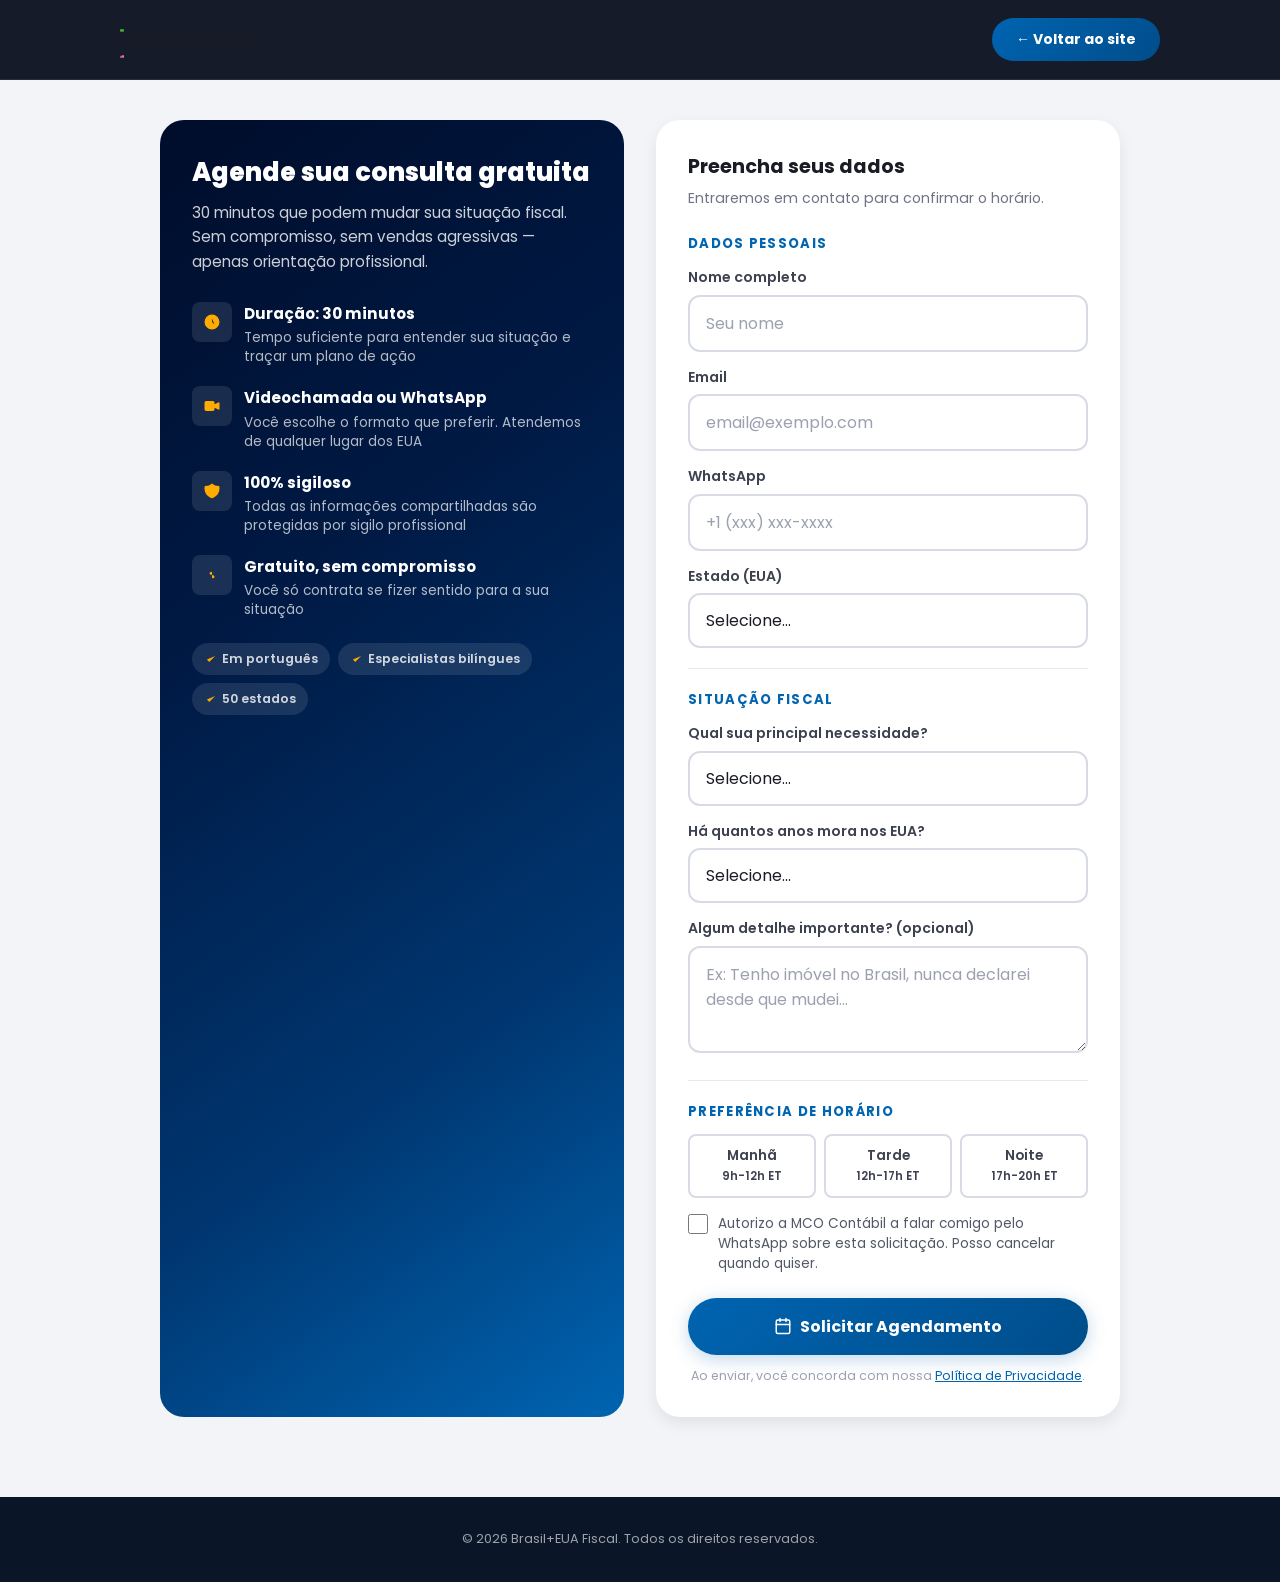
<file: agendamento.html>
<!DOCTYPE html>
<html lang="pt-BR">
<head>
    <meta charset="UTF-8">
    <meta name="viewport" content="width=device-width, initial-scale=1.0">
    <title>Agendar Consulta Gratuita | Brasil+EUA Fiscal</title>
    <meta name="description" content="Agende sua consulta fiscal gratuita. Especialistas em imposto de renda para brasileiros nos EUA.">
    <link rel="preconnect" href="https://fonts.googleapis.com">
    <link rel="preconnect" href="https://fonts.gstatic.com" crossorigin>
    <link href="https://fonts.googleapis.com/css2?family=Poppins:wght@400;500;600;700;800;900&family=Nunito+Sans:wght@400;600;700&display=swap" rel="stylesheet">
    <link rel="stylesheet" href="css/styles.css">
    <link rel="icon" href="data:image/svg+xml,<svg xmlns='http://www.w3.org/2000/svg' viewBox='0 0 100 100'><rect width='100' height='100' rx='20' fill='%230064B1'/><text x='15' y='42' font-family='sans-serif' font-weight='800' font-size='30' fill='white'>BR</text><rect x='15' y='50' width='70' height='4' rx='2' fill='%23ffab00'/><text x='12' y='78' font-family='sans-serif' font-weight='800' font-size='30' fill='%23ffab00'>EUA</text></svg>">
    <style>
        .booking-page {
            padding: 120px 0 80px;
            background: var(--gray-50);
            min-height: 100vh;
        }

        .booking-grid {
            display: grid;
            grid-template-columns: 1fr;
            gap: 32px;
            max-width: 960px;
            margin: 0 auto;
        }

        @media (min-width: 768px) {
            .booking-grid { grid-template-columns: 1fr 1fr; }
        }

        /* Left: Info */
        .booking-info {
            padding: 32px;
            background: var(--gradient-hero);
            border-radius: var(--radius-xl);
            color: white;
            position: relative;
            overflow: hidden;
        }

        .booking-info::before {
            content: '';
            position: absolute;
            bottom: -40%;
            right: -20%;
            width: 300px;
            height: 300px;
            border-radius: 50%;
            background: rgba(255,223,0,0.05);
        }

        .booking-info h1 {
            font-family: var(--font-heading);
            font-size: 1.6rem;
            font-weight: 800;
            margin-bottom: 8px;
            position: relative;
        }

        .booking-info .lead {
            color: rgba(255,255,255,0.8);
            font-size: 0.95rem;
            line-height: 1.6;
            margin-bottom: 28px;
            position: relative;
        }

        .booking-detail {
            display: flex;
            align-items: flex-start;
            gap: 12px;
            margin-bottom: 20px;
            position: relative;
        }

        .booking-detail-icon {
            width: 40px;
            height: 40px;
            border-radius: var(--radius-sm);
            background: rgba(255,255,255,0.1);
            display: flex;
            align-items: center;
            justify-content: center;
            flex-shrink: 0;
        }

        .booking-detail-icon svg {
            width: 20px;
            height: 20px;
            fill: var(--br-yellow);
        }

        .booking-detail h3 {
            font-size: 0.95rem;
            font-weight: 700;
            margin-bottom: 2px;
        }

        .booking-detail p {
            font-size: 0.85rem;
            color: rgba(255,255,255,0.7);
            line-height: 1.4;
        }

        .booking-badges {
            display: flex;
            flex-wrap: wrap;
            gap: 8px;
            margin-top: 24px;
            position: relative;
        }

        .booking-badge {
            display: inline-flex;
            align-items: center;
            gap: 4px;
            padding: 6px 12px;
            background: rgba(255,255,255,0.1);
            border-radius: var(--radius-full);
            font-size: 0.78rem;
            font-weight: 600;
            color: rgba(255,255,255,0.8);
        }

        .booking-badge svg {
            width: 14px;
            height: 14px;
            fill: var(--br-yellow);
        }

        /* Right: Form */
        .booking-form-wrapper {
            background: white;
            border-radius: var(--radius-xl);
            padding: 32px;
            box-shadow: var(--shadow-md);
        }

        @media (prefers-color-scheme: dark) {
            .booking-form-wrapper { background: var(--gray-100); }
        }

        .booking-form-wrapper h2 {
            font-family: var(--font-heading);
            font-size: 1.2rem;
            font-weight: 700;
            color: var(--gray-900);
            margin-bottom: 4px;
        }

        .booking-form-wrapper .sub {
            font-size: 0.88rem;
            color: var(--gray-500);
            margin-bottom: 24px;
        }

        .booking-form .form-group { margin-bottom: 14px; }

        .form-divider {
            border: none;
            border-top: 1px solid var(--gray-100);
            margin: 20px 0;
        }

        .form-section-title {
            font-size: 0.82rem;
            font-weight: 700;
            text-transform: uppercase;
            letter-spacing: 0.1em;
            color: var(--br-green);
            margin-bottom: 12px;
        }

        /* Time slots */
        .time-slots {
            display: grid;
            grid-template-columns: repeat(3, 1fr);
            gap: 8px;
            margin-bottom: 16px;
        }

        .time-slot {
            padding: 10px;
            text-align: center;
            border: 2px solid var(--gray-200);
            border-radius: var(--radius-sm);
            font-size: 0.85rem;
            font-weight: 600;
            color: var(--gray-700);
            cursor: pointer;
            transition: all 0.2s ease;
            background: none;
            font-family: var(--font-body);
        }

        .time-slot:hover {
            border-color: var(--br-green);
            color: var(--br-green);
        }

        .time-slot.selected {
            border-color: var(--br-green);
            background: var(--br-green);
            color: white;
        }

        /* Calendly placeholder */
        .calendly-placeholder {
            border: 2px dashed var(--gray-200);
            border-radius: var(--radius-md);
            padding: 32px;
            text-align: center;
            margin: 16px 0;
            display: none; /* hidden by default, show when Calendly is integrated */
        }

        .calendly-placeholder p {
            font-size: 0.88rem;
            color: var(--gray-400);
        }
    </style>
</head>
<body>

    <nav class="navbar" id="navbar">
        <div class="container">
            <a href="index.html" class="navbar-brand">
                <span class="navbar-brand-flags">
                    <svg class="flag-icon" viewBox="0 0 28 20"><rect width="28" height="20" rx="2" fill="#009c3b"/><path d="M14 3L26 10L14 17L2 10Z" fill="#ffdf00"/><circle cx="14" cy="10" r="4" fill="#002776"/></svg>
                    <svg class="flag-icon" viewBox="0 0 28 20"><rect width="28" height="20" rx="2" fill="#bf0a30"/><rect y="3" width="28" height="2" fill="#fff"/><rect y="7" width="28" height="2" fill="#fff"/><rect y="11" width="28" height="2" fill="#fff"/><rect y="15" width="28" height="2" fill="#fff"/><rect width="12" height="10" fill="#002868"/></svg>
                </span>
                Brasil+EUA Fiscal
            </a>
            <a href="index.html" class="navbar-cta">&larr; Voltar ao site</a>
        </div>
    </nav>

    <main class="booking-page">
        <div class="container">
            <div class="booking-grid">

                <!-- Info Column -->
                <div class="booking-info">
                    <h1>Agende sua consulta gratuita</h1>
                    <p class="lead">30 minutos que podem mudar sua situação fiscal. Sem compromisso, sem vendas agressivas — apenas orientação profissional.</p>

                    <div class="booking-detail">
                        <div class="booking-detail-icon"><svg viewBox="0 0 24 24"><path d="M12 8v4l3 3m6-3a9 9 0 11-18 0 9 9 0 0118 0z"/></svg></div>
                        <div><h3>Duração: 30 minutos</h3><p>Tempo suficiente para entender sua situação e traçar um plano de ação</p></div>
                    </div>

                    <div class="booking-detail">
                        <div class="booking-detail-icon"><svg viewBox="0 0 24 24"><path d="M15 10l4.553-2.276A1 1 0 0121 8.618v6.764a1 1 0 01-1.447.894L15 14M5 18h8a2 2 0 002-2V8a2 2 0 00-2-2H5a2 2 0 00-2 2v8a2 2 0 002 2z"/></svg></div>
                        <div><h3>Videochamada ou WhatsApp</h3><p>Você escolhe o formato que preferir. Atendemos de qualquer lugar dos EUA</p></div>
                    </div>

                    <div class="booking-detail">
                        <div class="booking-detail-icon"><svg viewBox="0 0 24 24"><path d="M9 12l2 2 4-4m5.618-4.016A11.955 11.955 0 0112 2.944a11.955 11.955 0 01-8.618 3.04A12.02 12.02 0 003 9c0 5.591 3.824 10.29 9 11.622 5.176-1.332 9-6.03 9-11.622 0-1.042-.133-2.052-.382-3.016z"/></svg></div>
                        <div><h3>100% sigiloso</h3><p>Todas as informações compartilhadas são protegidas por sigilo profissional</p></div>
                    </div>

                    <div class="booking-detail">
                        <div class="booking-detail-icon"><svg viewBox="0 0 24 24"><path d="M12 8c-1.657 0-3 .895-3 2s1.343 2 3 2 3 .895 3 2-1.343 2-3 2m0-8c1.11 0 2.08.402 2.599 1M12 8V7m0 1v8m0 0v1"/></svg></div>
                        <div><h3>Gratuito, sem compromisso</h3><p>Você só contrata se fizer sentido para a sua situação</p></div>
                    </div>

                    <div class="booking-badges">
                        <span class="booking-badge"><svg viewBox="0 0 24 24"><path d="M5 13l4 4L19 7"/></svg> Em português</span>
                        <span class="booking-badge"><svg viewBox="0 0 24 24"><path d="M5 13l4 4L19 7"/></svg> Especialistas bilíngues</span>
                        <span class="booking-badge"><svg viewBox="0 0 24 24"><path d="M5 13l4 4L19 7"/></svg> 50 estados</span>
                    </div>
                </div>

                <!-- Form Column -->
                <div class="booking-form-wrapper">
                    <h2>Preencha seus dados</h2>
                    <p class="sub">Entraremos em contato para confirmar o horário.</p>

                    <form class="booking-form" id="booking-form">
                        <div class="form-section-title">Dados pessoais</div>

                        <div class="form-group">
                            <label class="form-label" for="b-nome">Nome completo</label>
                            <input class="form-input" type="text" id="b-nome" name="nome" placeholder="Seu nome" required>
                        </div>

                        <div class="form-group">
                            <label class="form-label" for="b-email">Email</label>
                            <input class="form-input" type="email" id="b-email" name="email" placeholder="email@exemplo.com" required>
                        </div>

                        <div class="form-group">
                            <label class="form-label" for="b-whatsapp">WhatsApp</label>
                            <input class="form-input" type="tel" id="b-whatsapp" name="whatsapp" placeholder="+1 (xxx) xxx-xxxx" required>
                        </div>

                        <div class="form-group">
                            <label class="form-label" for="b-estado">Estado (EUA)</label>
                            <select class="form-select" id="b-estado" name="estado">
                                <option value="">Selecione...</option>
                                <option>Florida</option>
                                <option>Massachusetts</option>
                                <option>New Jersey</option>
                                <option>New York</option>
                                <option>California</option>
                                <option>Texas</option>
                                <option>Georgia</option>
                                <option>Connecticut</option>
                                <option>Pennsylvania</option>
                                <option>Illinois</option>
                                <option>Outro estado</option>
                            </select>
                        </div>

                        <hr class="form-divider">
                        <div class="form-section-title">Situação fiscal</div>

                        <div class="form-group">
                            <label class="form-label" for="b-situacao">Qual sua principal necessidade?</label>
                            <select class="form-select" id="b-situacao" name="situacao">
                                <option value="">Selecione...</option>
                                <option>Declaração de IR no Brasil</option>
                                <option>Tax Return nos EUA</option>
                                <option>Regularização de anos anteriores</option>
                                <option>Saída Definitiva do Brasil</option>
                                <option>Remessas internacionais</option>
                                <option>FBAR / FATCA</option>
                                <option>Planejamento tributário bilateral</option>
                                <option>Não sei — preciso de orientação</option>
                            </select>
                        </div>

                        <div class="form-group">
                            <label class="form-label" for="b-anos">Há quantos anos mora nos EUA?</label>
                            <select class="form-select" id="b-anos" name="anos_eua">
                                <option value="">Selecione...</option>
                                <option>Menos de 1 ano</option>
                                <option>1-3 anos</option>
                                <option>3-5 anos</option>
                                <option>5-10 anos</option>
                                <option>Mais de 10 anos</option>
                            </select>
                        </div>

                        <div class="form-group">
                            <label class="form-label" for="b-detalhes">Algum detalhe importante? (opcional)</label>
                            <textarea class="form-input" id="b-detalhes" name="detalhes" rows="3" placeholder="Ex: Tenho imóvel no Brasil, nunca declarei desde que mudei..." style="resize: vertical;"></textarea>
                        </div>

                        <hr class="form-divider">
                        <div class="form-section-title">Preferência de horário</div>

                        <div class="time-slots">
                            <button type="button" class="time-slot" data-time="manha">Manhã<br><small>9h-12h ET</small></button>
                            <button type="button" class="time-slot" data-time="tarde">Tarde<br><small>12h-17h ET</small></button>
                            <button type="button" class="time-slot" data-time="noite">Noite<br><small>17h-20h ET</small></button>
                        </div>

                        <!-- Calendly embed placeholder -->
                        <div class="calendly-placeholder">
                            <p>Integração Calendly aqui<br><small>Adicione o embed code do Calendly neste espaço</small></p>
                        </div>

                        <label class="form-consent" for="b-consentimento-whatsapp">
                            <input type="checkbox" id="b-consentimento-whatsapp" name="consentimento_whatsapp" value="1">
                            <span>Autorizo a MCO Contábil a falar comigo pelo WhatsApp sobre esta solicitação. Posso cancelar quando quiser.</span>
                        </label>

                        <button type="submit" class="btn-green form-submit" style="width: 100%; justify-content: center;">
                            <svg width="18" height="18" viewBox="0 0 24 24" fill="none" stroke="currentColor" stroke-width="2" stroke-linecap="round"><rect x="3" y="4" width="18" height="18" rx="2"/><path d="M16 2v4M8 2v4M3 10h18"/></svg>
                            Solicitar Agendamento
                        </button>

                        <p class="form-disclaimer" style="margin-top: 12px;">
                            Ao enviar, você concorda com nossa <a href="privacidade.html">Política de Privacidade</a>.
                        </p>
                    </form>
                </div>

            </div>
        </div>
    </main>

    <footer class="footer" style="padding: 32px 0;">
        <div class="container">
            <p style="font-size: 0.8rem;">&copy; 2026 Brasil+EUA Fiscal. Todos os direitos reservados.</p>
        </div>
    </footer>

    <script>
        // Time slot selection
        document.querySelectorAll('.time-slot').forEach(function(slot) {
            slot.addEventListener('click', function() {
                document.querySelectorAll('.time-slot').forEach(function(s) { s.classList.remove('selected'); });
                this.classList.add('selected');
            });
        });

        // Navbar scroll
        window.addEventListener('scroll', function() {
            var navbar = document.getElementById('navbar');
            if (window.pageYOffset > 50) {
                navbar.classList.add('scrolled');
            } else {
                navbar.classList.remove('scrolled');
            }
        }, { passive: true });

        var MCO_T0_AG = Date.now();
        // Form submit
        document.getElementById('booking-form').addEventListener('submit', function(e) {
            e.preventDefault();
            var selectedTime = document.querySelector('.time-slot.selected');
            var formData = {
                nome: document.getElementById('b-nome').value,
                email: document.getElementById('b-email').value,
                whatsapp: document.getElementById('b-whatsapp').value,
                estado: document.getElementById('b-estado').value,
                situacao: document.getElementById('b-situacao').value,
                anos_eua: document.getElementById('b-anos').value,
                detalhes: document.getElementById('b-detalhes').value,
                horario: selectedTime ? selectedTime.getAttribute('data-time') : ''
            };
            // Aceite de WhatsApp: opcional e desmarcado. Só com a caixa marcada o Hub
            // registra o consentimento (versão 'wa-v1-2026-11' = texto exato da caixa).
            var aceitouWa = document.getElementById('b-consentimento-whatsapp').checked;
            // Antes os dados só iam para o console e se perdiam. Agora vão para o
            // CRM do Hub (Novos Leads); keepalive garante o envio no redirecionamento.
            // (Esta página não carrega js/main.js, por isso o envio é feito aqui.)
            try {
                var q = new URLSearchParams(location.search), utm = {};
                ['source', 'medium', 'campaign', 'content', 'term'].forEach(function(k) { var v = q.get('utm_' + k); if (v) utm[k] = v; });
                fetch('https://www.hubmcocontabil.com.br/api/site-lead', {
                    method: 'POST',
                    headers: { 'Content-Type': 'application/json' },
                    keepalive: true,
                    body: JSON.stringify({
                        site: 'accountingmco',
                        nome: formData.nome, email: formData.email, telefone: formData.whatsapp,
                        interesse: 'Agendamento de consulta',
                        mensagem: formData.detalhes,
                        extras: { 'Estado (EUA)': formData.estado, 'Situação': formData.situacao,
                                  'Anos nos EUA': formData.anos_eua, 'Horário pedido': formData.horario },
                        pagina: location.pathname, utm: utm, hp_site: '', ts_abertura: MCO_T0_AG,
                        consentimento_whatsapp: aceitouWa,
                        consentimento_whatsapp_versao: aceitouWa ? 'wa-v1-2026-11' : undefined
                    })
                }).catch(function() {});
            } catch (ex) {}
            window.location.href = 'obrigado.html';
        });
    </script>

</body>
</html>
</file>
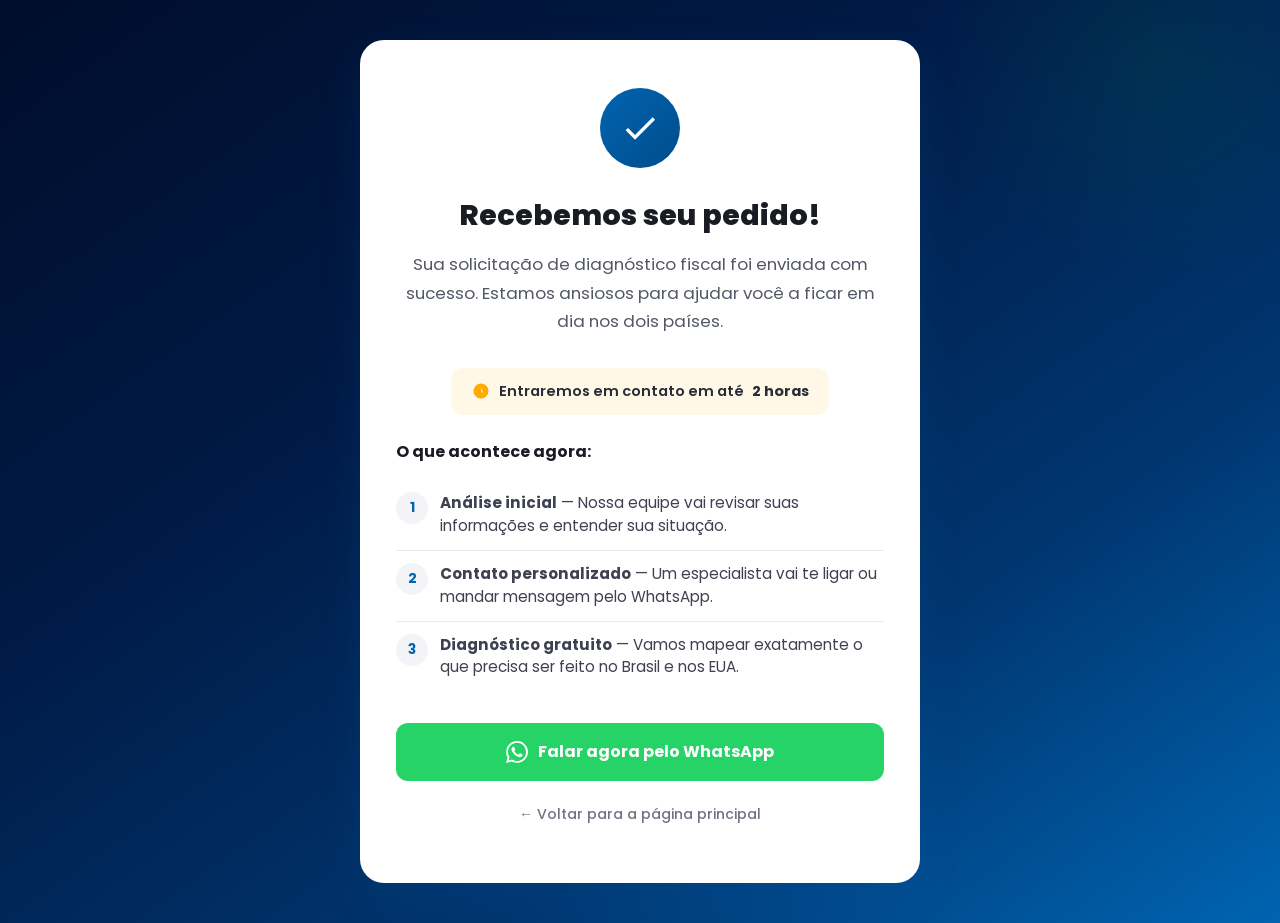
<file: obrigado.html>
<!DOCTYPE html>
<html lang="pt-BR">
<head>
    <meta charset="UTF-8">
    <meta name="viewport" content="width=device-width, initial-scale=1.0">
    <title>Obrigado! | Brasil+EUA Fiscal</title>
    <meta name="robots" content="noindex, nofollow">
    <link rel="preconnect" href="https://fonts.googleapis.com">
    <link rel="preconnect" href="https://fonts.gstatic.com" crossorigin>
    <link href="https://fonts.googleapis.com/css2?family=Poppins:wght@400;500;600;700;800;900&family=Nunito+Sans:wght@400;600;700&display=swap" rel="stylesheet">
    <link rel="stylesheet" href="css/styles.css">
    <link rel="icon" href="data:image/svg+xml,<svg xmlns='http://www.w3.org/2000/svg' viewBox='0 0 100 100'><rect width='100' height='100' rx='20' fill='%230064B1'/><text x='15' y='42' font-family='sans-serif' font-weight='800' font-size='30' fill='white'>BR</text><rect x='15' y='50' width='70' height='4' rx='2' fill='%23ffab00'/><text x='12' y='78' font-family='sans-serif' font-weight='800' font-size='30' fill='%23ffab00'>EUA</text></svg>">

    <!-- GA4 Conversion Event (trocar pelo ID real) -->
    <!--
    <script async src="https://www.googletagmanager.com/gtag/js?id=G-XXXXXXXXXX"></script>
    <script>
        window.dataLayer = window.dataLayer || [];
        function gtag(){dataLayer.push(arguments);}
        gtag('js', new Date());
        gtag('config', 'G-XXXXXXXXXX');
        gtag('event', 'conversion', { send_to: 'G-XXXXXXXXXX/CONVERSION_LABEL' });
    </script>
    -->

    <!-- Meta Pixel Conversion (trocar pelo ID real) -->
    <!--
    <script>
        !function(f,b,e,v,n,t,s){if(f.fbq)return;n=f.fbq=function(){n.callMethod?
        n.callMethod.apply(n,arguments):n.queue.push(arguments)};if(!f._fbq)f._fbq=n;
        n.push=n;n.loaded=!0;n.version='2.0';n.queue=[];t=b.createElement(e);t.async=!0;
        t.src=v;s=b.getElementsByTagName(e)[0];s.parentNode.insertBefore(t,s)}(window,
        document,'script','https://connect.facebook.net/en_US/fbevents.js');
        fbq('init', 'XXXXXXXXXXXXXXX');
        fbq('track', 'Lead');
    </script>
    -->

    <style>
        .thankyou {
            min-height: 100vh;
            display: flex;
            align-items: center;
            justify-content: center;
            padding: 40px 20px;
            background: var(--gradient-hero);
            position: relative;
            overflow: hidden;
        }

        .thankyou::before {
            content: '';
            position: absolute;
            top: -20%;
            right: -10%;
            width: 500px;
            height: 500px;
            border-radius: 50%;
            background: radial-gradient(circle, rgba(0,156,59,0.1), transparent 60%);
        }

        .thankyou-card {
            background: white;
            border-radius: var(--radius-xl);
            padding: 48px 36px;
            max-width: 560px;
            width: 100%;
            text-align: center;
            box-shadow: var(--shadow-xl);
            position: relative;
            z-index: 2;
            animation: fadeInUp 0.6s cubic-bezier(0.16, 1, 0.3, 1);
        }

        @media (prefers-color-scheme: dark) {
            .thankyou-card { background: var(--gray-100); }
        }

        .thankyou-check {
            width: 80px;
            height: 80px;
            border-radius: 50%;
            background: linear-gradient(135deg, var(--br-green), var(--br-green-dark));
            display: flex;
            align-items: center;
            justify-content: center;
            margin: 0 auto 24px;
            animation: pulse 2s ease-in-out infinite;
        }

        .thankyou-check svg {
            width: 40px;
            height: 40px;
            fill: white;
        }

        .thankyou-card h1 {
            font-family: var(--font-heading);
            font-size: 1.8rem;
            font-weight: 800;
            color: var(--gray-900);
            margin-bottom: 12px;
        }

        .thankyou-card .lead {
            font-size: 1.05rem;
            color: var(--gray-600);
            line-height: 1.7;
            margin-bottom: 32px;
        }

        .steps-next {
            text-align: left;
            margin-bottom: 32px;
        }

        .steps-next h3 {
            font-family: var(--font-heading);
            font-size: 1rem;
            font-weight: 700;
            color: var(--gray-900);
            margin-bottom: 16px;
        }

        .step-next-item {
            display: flex;
            align-items: flex-start;
            gap: 12px;
            padding: 12px 0;
            border-bottom: 1px solid var(--gray-100);
        }

        .step-next-item:last-child { border-bottom: none; }

        .step-next-num {
            width: 32px;
            height: 32px;
            border-radius: 50%;
            background: var(--gray-50);
            display: flex;
            align-items: center;
            justify-content: center;
            font-weight: 700;
            font-size: 0.85rem;
            color: var(--br-green);
            flex-shrink: 0;
        }

        .step-next-text {
            font-size: 0.95rem;
            color: var(--gray-700);
            line-height: 1.5;
        }

        .contact-timer {
            display: inline-flex;
            align-items: center;
            gap: 8px;
            background: var(--br-yellow-soft);
            padding: 12px 20px;
            border-radius: var(--radius-md);
            font-size: 0.9rem;
            font-weight: 600;
            color: var(--gray-800);
            margin-bottom: 24px;
        }

        .contact-timer svg {
            width: 20px;
            height: 20px;
            fill: var(--warning);
        }

        .thankyou-actions {
            display: flex;
            flex-direction: column;
            gap: 12px;
        }

        .btn-whatsapp-full {
            display: flex;
            align-items: center;
            justify-content: center;
            gap: 10px;
            background: #25d366;
            color: white;
            padding: 16px;
            border-radius: var(--radius-md);
            font-weight: 700;
            font-size: 1rem;
            transition: all 0.3s ease;
        }

        .btn-whatsapp-full:hover {
            background: #20bd5a;
            transform: translateY(-2px);
            box-shadow: 0 4px 16px rgba(37, 211, 102, 0.3);
        }

        .btn-whatsapp-full svg {
            width: 22px;
            height: 22px;
            fill: white;
        }

        .btn-back {
            display: inline-flex;
            align-items: center;
            justify-content: center;
            gap: 6px;
            color: var(--gray-500);
            font-size: 0.88rem;
            font-weight: 500;
            padding: 10px;
            transition: color 0.3s ease;
        }

        .btn-back:hover { color: var(--br-green); }
    </style>
</head>
<body>

    <div class="thankyou">
        <div class="thankyou-card">
            <div class="thankyou-check">
                <svg viewBox="0 0 24 24"><path d="M9 16.17L4.83 12l-1.42 1.41L9 19 21 7l-1.41-1.41L9 16.17z"/></svg>
            </div>

            <h1>Recebemos seu pedido!</h1>
            <p class="lead">Sua solicitação de diagnóstico fiscal foi enviada com sucesso. Estamos ansiosos para ajudar você a ficar em dia nos dois países.</p>

            <div class="contact-timer">
                <svg viewBox="0 0 24 24"><path d="M12 8v4l3 3m6-3a9 9 0 11-18 0 9 9 0 0118 0z"/></svg>
                Entraremos em contato em até <strong>2 horas</strong>
            </div>

            <div class="steps-next">
                <h3>O que acontece agora:</h3>
                <div class="step-next-item">
                    <div class="step-next-num">1</div>
                    <div class="step-next-text"><strong>Análise inicial</strong> — Nossa equipe vai revisar suas informações e entender sua situação.</div>
                </div>
                <div class="step-next-item">
                    <div class="step-next-num">2</div>
                    <div class="step-next-text"><strong>Contato personalizado</strong> — Um especialista vai te ligar ou mandar mensagem pelo WhatsApp.</div>
                </div>
                <div class="step-next-item">
                    <div class="step-next-num">3</div>
                    <div class="step-next-text"><strong>Diagnóstico gratuito</strong> — Vamos mapear exatamente o que precisa ser feito no Brasil e nos EUA.</div>
                </div>
            </div>

            <div class="thankyou-actions">
                <a href="https://wa.me/5562999939810?text=Ol%C3%A1%2C%20acabei%20de%20preencher%20o%20formul%C3%A1rio%20no%20site!" class="btn-whatsapp-full" target="_blank" rel="noopener noreferrer">
                    <svg viewBox="0 0 24 24"><path d="M17.472 14.382c-.297-.149-1.758-.867-2.03-.967-.273-.099-.471-.148-.67.15-.197.297-.767.966-.94 1.164-.173.199-.347.223-.644.075-.297-.15-1.255-.463-2.39-1.475-.883-.788-1.48-1.761-1.653-2.059-.173-.297-.018-.458.13-.606.134-.133.298-.347.446-.52.149-.174.198-.298.298-.497.099-.198.05-.371-.025-.52-.075-.149-.669-1.612-.916-2.207-.242-.579-.487-.5-.669-.51-.173-.008-.371-.01-.57-.01-.198 0-.52.074-.792.372-.272.297-1.04 1.016-1.04 2.479 0 1.462 1.065 2.875 1.213 3.074.149.198 2.096 3.2 5.077 4.487.709.306 1.262.489 1.694.625.712.227 1.36.195 1.871.118.571-.085 1.758-.719 2.006-1.413.248-.694.248-1.289.173-1.413-.074-.124-.272-.198-.57-.347m-5.421 7.403h-.004a9.87 9.87 0 01-5.031-1.378l-.361-.214-3.741.982.998-3.648-.235-.374a9.86 9.86 0 01-1.51-5.26c.001-5.45 4.436-9.884 9.888-9.884 2.64 0 5.122 1.03 6.988 2.898a9.825 9.825 0 012.893 6.994c-.003 5.45-4.437 9.884-9.885 9.884m8.413-18.297A11.815 11.815 0 0012.05 0C5.495 0 .16 5.335.157 11.892c0 2.096.547 4.142 1.588 5.945L.057 24l6.305-1.654a11.882 11.882 0 005.683 1.448h.005c6.554 0 11.89-5.335 11.893-11.893a11.821 11.821 0 00-3.48-8.413z"/></svg>
                    Falar agora pelo WhatsApp
                </a>
                <a href="index.html" class="btn-back">&larr; Voltar para a página principal</a>
            </div>
        </div>
    </div>

</body>
</html>
</file>
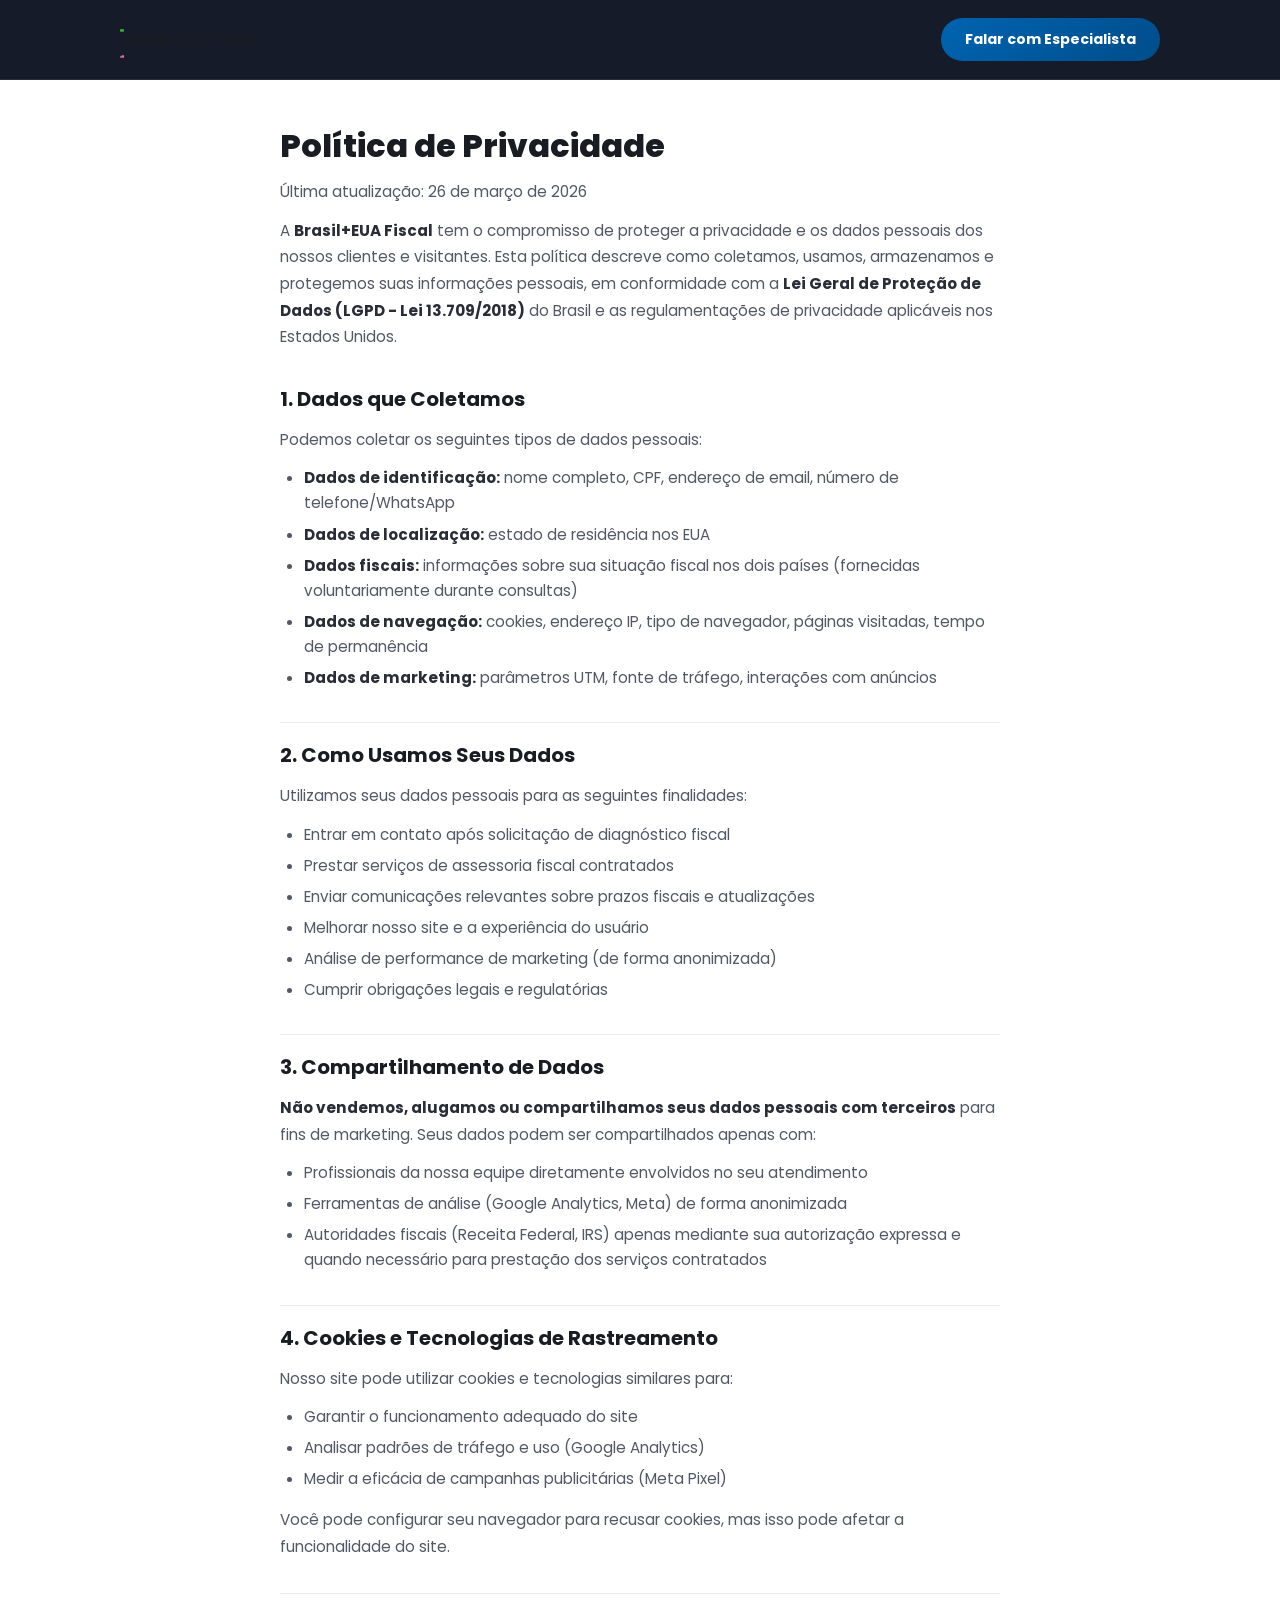
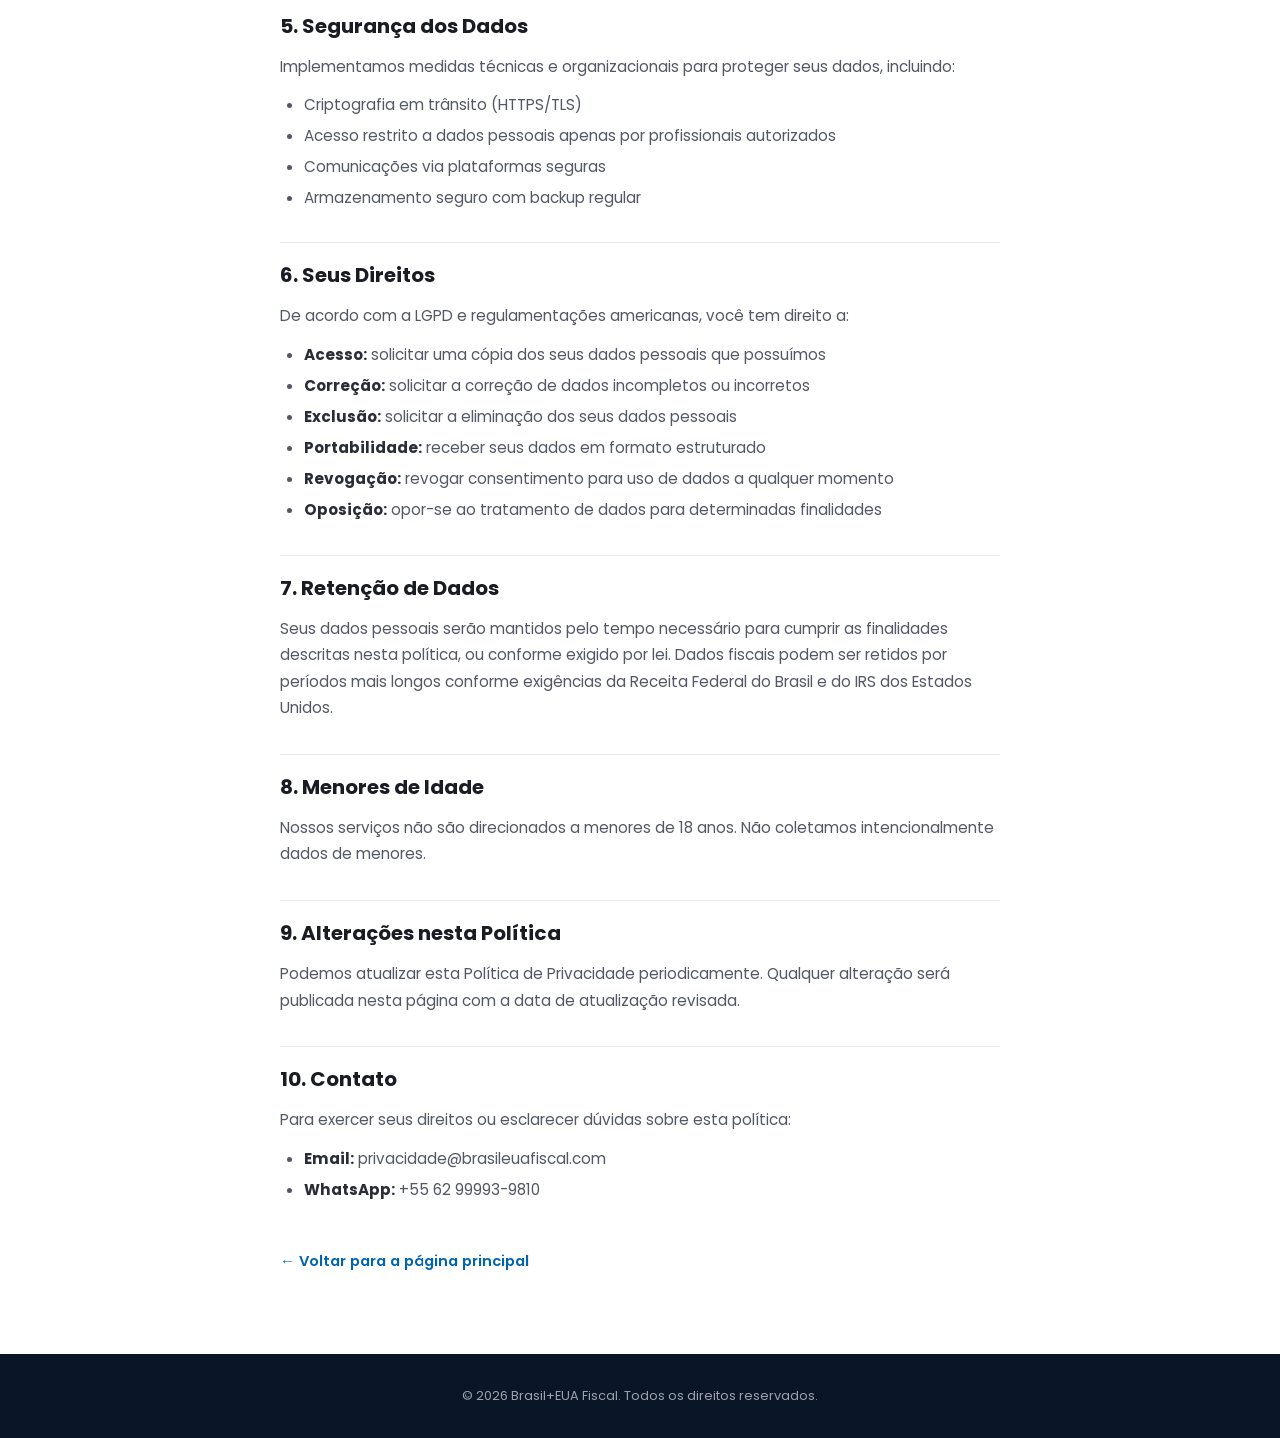
<file: privacidade.html>
<!DOCTYPE html>
<html lang="pt-BR">
<head>
    <meta charset="UTF-8">
    <meta name="viewport" content="width=device-width, initial-scale=1.0">
    <title>Política de Privacidade | Brasil+EUA Fiscal</title>
    <meta name="description" content="Política de Privacidade da Brasil+EUA Fiscal. Saiba como coletamos, usamos e protegemos seus dados pessoais.">
    <link rel="preconnect" href="https://fonts.googleapis.com">
    <link rel="preconnect" href="https://fonts.gstatic.com" crossorigin>
    <link href="https://fonts.googleapis.com/css2?family=Poppins:wght@400;500;600;700;800;900&family=Nunito+Sans:wght@400;600;700&display=swap" rel="stylesheet">
    <link rel="stylesheet" href="css/styles.css">
    <link rel="icon" href="data:image/svg+xml,<svg xmlns='http://www.w3.org/2000/svg' viewBox='0 0 100 100'><rect width='100' height='100' rx='20' fill='%230064B1'/><text x='15' y='42' font-family='sans-serif' font-weight='800' font-size='30' fill='white'>BR</text><rect x='15' y='50' width='70' height='4' rx='2' fill='%23ffab00'/><text x='12' y='78' font-family='sans-serif' font-weight='800' font-size='30' fill='%23ffab00'>EUA</text></svg>">
    <style>
        .privacy-page {
            padding: 120px 0 80px;
            background: var(--white);
            min-height: 100vh;
        }

        .privacy-content {
            max-width: 720px;
            margin: 0 auto;
        }

        .privacy-content h1 {
            font-family: var(--font-heading);
            font-size: 2rem;
            font-weight: 800;
            color: var(--gray-900);
            margin-bottom: 8px;
        }

        .privacy-date {
            font-size: 0.88rem;
            color: var(--gray-400);
            margin-bottom: 32px;
        }

        .privacy-content h2 {
            font-family: var(--font-heading);
            font-size: 1.25rem;
            font-weight: 700;
            color: var(--gray-900);
            margin: 32px 0 12px;
            padding-top: 16px;
            border-top: 1px solid var(--gray-100);
        }

        .privacy-content h2:first-of-type {
            border-top: none;
            padding-top: 0;
        }

        .privacy-content p {
            font-size: 0.95rem;
            color: var(--gray-600);
            line-height: 1.75;
            margin-bottom: 12px;
        }

        .privacy-content ul {
            list-style: disc;
            padding-left: 24px;
            margin-bottom: 16px;
        }

        .privacy-content li {
            font-size: 0.95rem;
            color: var(--gray-600);
            line-height: 1.65;
            margin-bottom: 6px;
        }

        .privacy-content strong {
            color: var(--gray-800);
        }

        .privacy-back {
            display: inline-flex;
            align-items: center;
            gap: 6px;
            margin-top: 32px;
            font-size: 0.92rem;
            font-weight: 600;
            color: var(--br-green);
            transition: gap 0.3s ease;
        }

        .privacy-back:hover { gap: 10px; }
    </style>
</head>
<body>

    <nav class="navbar" id="navbar">
        <div class="container">
            <a href="index.html" class="navbar-brand">
                <span class="navbar-brand-flags">
                    <svg class="flag-icon" viewBox="0 0 28 20"><rect width="28" height="20" rx="2" fill="#009c3b"/><path d="M14 3L26 10L14 17L2 10Z" fill="#ffdf00"/><circle cx="14" cy="10" r="4" fill="#002776"/></svg>
                    <svg class="flag-icon" viewBox="0 0 28 20"><rect width="28" height="20" rx="2" fill="#bf0a30"/><rect y="3" width="28" height="2" fill="#fff"/><rect y="7" width="28" height="2" fill="#fff"/><rect y="11" width="28" height="2" fill="#fff"/><rect y="15" width="28" height="2" fill="#fff"/><rect width="12" height="10" fill="#002868"/></svg>
                </span>
                Brasil+EUA Fiscal
            </a>
            <a href="index.html#formulario" class="navbar-cta">Falar com Especialista</a>
        </div>
    </nav>

    <main class="privacy-page">
        <div class="container">
            <div class="privacy-content">
                <h1>Política de Privacidade</h1>
                <p class="privacy-date">Última atualização: 26 de março de 2026</p>

                <p>A <strong>Brasil+EUA Fiscal</strong> tem o compromisso de proteger a privacidade e os dados pessoais dos nossos clientes e visitantes. Esta política descreve como coletamos, usamos, armazenamos e protegemos suas informações pessoais, em conformidade com a <strong>Lei Geral de Proteção de Dados (LGPD - Lei 13.709/2018)</strong> do Brasil e as regulamentações de privacidade aplicáveis nos Estados Unidos.</p>

                <h2>1. Dados que Coletamos</h2>
                <p>Podemos coletar os seguintes tipos de dados pessoais:</p>
                <ul>
                    <li><strong>Dados de identificação:</strong> nome completo, CPF, endereço de email, número de telefone/WhatsApp</li>
                    <li><strong>Dados de localização:</strong> estado de residência nos EUA</li>
                    <li><strong>Dados fiscais:</strong> informações sobre sua situação fiscal nos dois países (fornecidas voluntariamente durante consultas)</li>
                    <li><strong>Dados de navegação:</strong> cookies, endereço IP, tipo de navegador, páginas visitadas, tempo de permanência</li>
                    <li><strong>Dados de marketing:</strong> parâmetros UTM, fonte de tráfego, interações com anúncios</li>
                </ul>

                <h2>2. Como Usamos Seus Dados</h2>
                <p>Utilizamos seus dados pessoais para as seguintes finalidades:</p>
                <ul>
                    <li>Entrar em contato após solicitação de diagnóstico fiscal</li>
                    <li>Prestar serviços de assessoria fiscal contratados</li>
                    <li>Enviar comunicações relevantes sobre prazos fiscais e atualizações</li>
                    <li>Melhorar nosso site e a experiência do usuário</li>
                    <li>Análise de performance de marketing (de forma anonimizada)</li>
                    <li>Cumprir obrigações legais e regulatórias</li>
                </ul>

                <h2>3. Compartilhamento de Dados</h2>
                <p><strong>Não vendemos, alugamos ou compartilhamos seus dados pessoais com terceiros</strong> para fins de marketing. Seus dados podem ser compartilhados apenas com:</p>
                <ul>
                    <li>Profissionais da nossa equipe diretamente envolvidos no seu atendimento</li>
                    <li>Ferramentas de análise (Google Analytics, Meta) de forma anonimizada</li>
                    <li>Autoridades fiscais (Receita Federal, IRS) apenas mediante sua autorização expressa e quando necessário para prestação dos serviços contratados</li>
                </ul>

                <h2>4. Cookies e Tecnologias de Rastreamento</h2>
                <p>Nosso site pode utilizar cookies e tecnologias similares para:</p>
                <ul>
                    <li>Garantir o funcionamento adequado do site</li>
                    <li>Analisar padrões de tráfego e uso (Google Analytics)</li>
                    <li>Medir a eficácia de campanhas publicitárias (Meta Pixel)</li>
                </ul>
                <p>Você pode configurar seu navegador para recusar cookies, mas isso pode afetar a funcionalidade do site.</p>

                <h2>5. Segurança dos Dados</h2>
                <p>Implementamos medidas técnicas e organizacionais para proteger seus dados, incluindo:</p>
                <ul>
                    <li>Criptografia em trânsito (HTTPS/TLS)</li>
                    <li>Acesso restrito a dados pessoais apenas por profissionais autorizados</li>
                    <li>Comunicações via plataformas seguras</li>
                    <li>Armazenamento seguro com backup regular</li>
                </ul>

                <h2>6. Seus Direitos</h2>
                <p>De acordo com a LGPD e regulamentações americanas, você tem direito a:</p>
                <ul>
                    <li><strong>Acesso:</strong> solicitar uma cópia dos seus dados pessoais que possuímos</li>
                    <li><strong>Correção:</strong> solicitar a correção de dados incompletos ou incorretos</li>
                    <li><strong>Exclusão:</strong> solicitar a eliminação dos seus dados pessoais</li>
                    <li><strong>Portabilidade:</strong> receber seus dados em formato estruturado</li>
                    <li><strong>Revogação:</strong> revogar consentimento para uso de dados a qualquer momento</li>
                    <li><strong>Oposição:</strong> opor-se ao tratamento de dados para determinadas finalidades</li>
                </ul>

                <h2>7. Retenção de Dados</h2>
                <p>Seus dados pessoais serão mantidos pelo tempo necessário para cumprir as finalidades descritas nesta política, ou conforme exigido por lei. Dados fiscais podem ser retidos por períodos mais longos conforme exigências da Receita Federal do Brasil e do IRS dos Estados Unidos.</p>

                <h2>8. Menores de Idade</h2>
                <p>Nossos serviços não são direcionados a menores de 18 anos. Não coletamos intencionalmente dados de menores.</p>

                <h2>9. Alterações nesta Política</h2>
                <p>Podemos atualizar esta Política de Privacidade periodicamente. Qualquer alteração será publicada nesta página com a data de atualização revisada.</p>

                <h2>10. Contato</h2>
                <p>Para exercer seus direitos ou esclarecer dúvidas sobre esta política:</p>
                <ul>
                    <li><strong>Email:</strong> privacidade@brasileuafiscal.com</li>
                    <li><strong>WhatsApp:</strong> <a href="https://wa.me/5562999939810" target="_blank" rel="noopener noreferrer">+55 62 99993-9810</a></li>
                </ul>

                <a href="index.html" class="privacy-back">&larr; Voltar para a página principal</a>
            </div>
        </div>
    </main>

    <footer class="footer" style="padding: 32px 0;">
        <div class="container">
            <p style="font-size: 0.8rem;">&copy; 2026 Brasil+EUA Fiscal. Todos os direitos reservados.</p>
        </div>
    </footer>

</body>
</html>
</file>
<file: css/styles.css>
/* ============================================
   BRASIL+EUA FISCAL — Landing Page Styles
   Design Premium com bandeiras integradas
   ============================================ */

/* ---- RESET & VARIABLES ---- */
html {
    scroll-behavior: smooth;
}
*, *::before, *::after {
    margin: 0;
    padding: 0;
    box-sizing: border-box;
}

:root {
    /* Primária — Azul institucional (inspirado MCO) */
    --br-green: #0064B1;
    --br-green-dark: #004d8a;
    --br-green-light: #1a7bc4;
    --br-yellow: #ffab00;
    --br-yellow-soft: #fff8e6;
    --br-blue: #000d2b;

    /* Secundária — Tons complementares */
    --us-blue: #000d2b;
    --us-blue-light: #0064B1;
    --us-red: #c45c5c;
    --us-red-soft: #d47272;

    /* Neutros — limpos e modernos */
    --white: #ffffff;
    --off-white: #f8f9fc;
    --gray-50: #f3f4f8;
    --gray-100: #e8eaf0;
    --gray-200: #d8dbe5;
    --gray-300: #c4c8d4;
    --gray-400: #9ca1b0;
    --gray-500: #6e7485;
    --gray-600: #535866;
    --gray-700: #3d4150;
    --gray-800: #2a2d38;
    --gray-900: #1a1c24;

    /* Semânticas */
    --trust: #0064B1;
    --urgency: #c45c5c;
    --success: #0064B1;
    --warning: #ffab00;

    /* Gradientes — azul profissional MCO */
    --gradient-hero: linear-gradient(145deg, #000d2b 0%, #001a45 35%, #003670 70%, #0064B1 100%);
    --gradient-cta: linear-gradient(135deg, #0064B1 0%, #004d8a 100%);
    --gradient-urgency: linear-gradient(135deg, #c45c5c 0%, #b54e4e 100%);
    --gradient-dark: linear-gradient(145deg, #000d2b 0%, #001a45 45%, #003670 100%);

    /* Tipografia — Poppins (MCO) */
    --font-body: 'Poppins', -apple-system, BlinkMacSystemFont, 'Segoe UI', sans-serif;
    --font-heading: 'Poppins', -apple-system, sans-serif;

    /* Espaçamento */
    --section-py: 80px;
    --container-px: 20px;
    --container-max: 1120px;

    /* Sombras — estilo MCO */
    --shadow-xs: 0 1px 2px rgba(0,0,0,0.04);
    --shadow-sm: 0 1px 4px rgba(0,0,0,0.06);
    --shadow-md: 0 6px 16px rgba(0,0,0,0.08);
    --shadow-lg: 0 6px 24px rgba(0,100,177,0.12);
    --shadow-xl: 0 14px 40px rgba(0,100,177,0.15);
    --shadow-glow-green: 0 4px 18px rgba(0, 100, 177, 0.25);
    --shadow-glow-yellow: 0 4px 18px rgba(255, 171, 0, 0.3);

    /* Bordas */
    --radius-sm: 8px;
    --radius-md: 12px;
    --radius-lg: 16px;
    --radius-xl: 24px;
    --radius-full: 9999px;
}

/* ---- DARK MODE ---- */
@media (prefers-color-scheme: dark) {
    :root {
        --white: #0a0e1a;
        --off-white: #0f1525;
        --gray-50: #131a2e;
        --gray-100: #1a2240;
        --gray-200: #232d4a;
        --gray-300: #2e3a5a;
        --gray-400: #5a6580;
        --gray-500: #8a92a8;
        --gray-600: #a8afc0;
        --gray-700: #c8cdd8;
        --gray-800: #e0e3ea;
        --gray-900: #f0f2f5;
        --shadow-sm: 0 1px 3px rgba(0,0,0,0.4);
        --shadow-md: 0 4px 16px rgba(0,0,0,0.5);
        --shadow-lg: 0 8px 32px rgba(0,0,0,0.6);
    }
}

html {
    scroll-behavior: smooth;
    -webkit-font-smoothing: antialiased;
    -moz-osx-font-smoothing: grayscale;
}

body {
    font-family: var(--font-body);
    color: var(--gray-900);
    line-height: 1.6;
    background: var(--white);
    overflow-x: hidden;
}

.container {
    max-width: var(--container-max);
    margin: 0 auto;
    padding: 0 var(--container-px);
}

img { max-width: 100%; height: auto; display: block; }
a { text-decoration: none; color: inherit; }
ul { list-style: none; }
button { font-family: inherit; }

/* ---- SCROLL PROGRESS BAR ---- */
.scroll-progress {
    position: fixed;
    top: 0;
    left: 0;
    width: 0%;
    height: 2px;
    background: linear-gradient(90deg, #0064B1, #ffab00, #0064B1);
    z-index: 10000;
    transition: width 0.1s linear;
    opacity: 0.7;
}

/* ---- ANIMATIONS ---- */
@keyframes fadeInUp {
    from { opacity: 0; transform: translateY(30px); }
    to { opacity: 1; transform: translateY(0); }
}

@keyframes fadeIn {
    from { opacity: 0; }
    to { opacity: 1; }
}

@keyframes pulse {
    0%, 100% { transform: scale(1); }
    50% { transform: scale(1.05); }
}

@keyframes float {
    0%, 100% { transform: translateY(0); }
    50% { transform: translateY(-10px); }
}

@keyframes float-slow {
    0%, 100% { transform: translateY(0) rotate(0deg); }
    50% { transform: translateY(-15px) rotate(3deg); }
}

@keyframes shimmer {
    0% { background-position: -200% center; }
    100% { background-position: 200% center; }
}

@keyframes waveFlag {
    0%, 100% { transform: rotate(-3deg) scale(1); }
    50% { transform: rotate(3deg) scale(1.02); }
}

@keyframes slideDown {
    from { transform: translateY(-100%); opacity: 0; }
    to { transform: translateY(0); opacity: 1; }
}

@keyframes countPulse {
    0%, 100% { transform: scale(1); }
    50% { transform: scale(1.08); color: var(--br-yellow); }
}

@keyframes spin {
    to { transform: rotate(360deg); }
}

.animate-on-scroll {
    opacity: 0;
    transform: translateY(30px);
    transition: opacity 0.7s cubic-bezier(0.16, 1, 0.3, 1), transform 0.7s cubic-bezier(0.16, 1, 0.3, 1);
}

.animate-on-scroll.visible {
    opacity: 1;
    transform: translateY(0);
}

/* ---- SVG ICON SYSTEM ---- */
.icon {
    display: inline-flex;
    align-items: center;
    justify-content: center;
    width: 24px;
    height: 24px;
    flex-shrink: 0;
}

.icon svg {
    width: 100%;
    height: 100%;
    fill: currentColor;
}

.icon-lg { width: 32px; height: 32px; }
.icon-xl { width: 48px; height: 48px; }
.icon-2xl { width: 56px; height: 56px; }

/* ============================================
   NAVBAR
   ============================================ */
.navbar {
    position: fixed;
    top: 0;
    left: 0;
    right: 0;
    z-index: 1000;
    background: rgba(10, 15, 30, 0.95);
    backdrop-filter: blur(16px);
    -webkit-backdrop-filter: blur(16px);
    border-bottom: 1px solid rgba(255, 255, 255, 0.08);
    transition: all 0.3s ease;
    padding: 14px 0;
}

@media (prefers-color-scheme: dark) {
    .navbar {
        background: rgba(26, 26, 46, 0.96);
        border-bottom-color: rgba(255,255,255,0.06);
    }
}

.navbar.scrolled {
    box-shadow: var(--shadow-md);
    padding: 10px 0;
}

.navbar .container {
    display: flex;
    align-items: center;
    justify-content: space-between;
}

.navbar-brand {
    display: flex;
    align-items: center;
    gap: 0;
}

.brand-logo {
    height: 38px;
    width: auto;
    max-width: 240px;
}

.navbar-nav {
    display: none;
    align-items: center;
    gap: 28px;
}

.navbar-nav a {
    font-size: 0.88rem;
    font-weight: 500;
    color: rgba(255,255,255,0.8);
    transition: color 0.3s ease;
}

.navbar-nav a:hover {
    color: #fff;
}

.navbar-cta {
    background: var(--gradient-cta);
    color: white;
    padding: 10px 24px;
    border-radius: var(--radius-full);
    font-weight: 700;
    font-size: 0.88rem;
    transition: all 0.3s ease;
    border: none;
    cursor: pointer;
    display: inline-flex;
    align-items: center;
    gap: 6px;
}

.navbar-cta:hover {
    transform: translateY(-2px);
    box-shadow: var(--shadow-glow-green);
}

/* Navbar Trust Bar */
.navbar-trust-bar {
    border-top: 1px solid rgba(255, 255, 255, 0.06);
    margin-top: 10px;
    padding-top: 8px;
}

.navbar-trust-inner {
    display: flex !important;
    gap: 18px;
    align-items: center;
    justify-content: center !important;
    flex-wrap: wrap;
    font-size: 0.68rem;
    font-weight: 500;
    color: rgba(255, 255, 255, 0.45);
    letter-spacing: 0.02em;
}

.navbar-trust-inner span {
    white-space: nowrap;
}

.navbar.scrolled .navbar-trust-bar {
    margin-top: 6px;
    padding-top: 6px;
}

@media (max-width: 639px) {
    .navbar-trust-bar {
        margin-top: 6px;
        padding-top: 5px;
    }
    .navbar-trust-inner {
        gap: 4px 12px;
        font-size: 0.6rem;
    }
}

@media (max-width: 379px) {
    .navbar-trust-inner {
        gap: 3px 8px;
        font-size: 0.55rem;
    }
}

/* Hamburger */
.hamburger {
    display: flex;
    flex-direction: column;
    gap: 5px;
    cursor: pointer;
    padding: 8px;
    border: none;
    background: none;
    z-index: 1001;
}

.hamburger span {
    display: block;
    width: 22px;
    height: 2px;
    background: rgba(255, 255, 255, 0.85);
    border-radius: 2px;
    transition: all 0.3s ease;
}

.hamburger.active span:nth-child(1) {
    transform: rotate(45deg) translate(5px, 5px);
}

.hamburger.active span:nth-child(2) {
    opacity: 0;
}

.hamburger.active span:nth-child(3) {
    transform: rotate(-45deg) translate(5px, -5px);
}

/* Mobile menu — Fullscreen overlay */
.mobile-menu {
    position: fixed;
    top: 0;
    left: 0;
    width: 100%;
    height: 100%;
    background: rgba(0, 13, 43, 0.97);
    backdrop-filter: blur(20px);
    -webkit-backdrop-filter: blur(20px);
    z-index: 9999;
    display: flex;
    flex-direction: column;
    align-items: center;
    justify-content: center;
    gap: 0;
    opacity: 0;
    visibility: hidden;
    transform: translateY(-10px);
    transition: opacity 0.3s ease, transform 0.3s ease, visibility 0.3s;
    pointer-events: none;
}

.mobile-menu.open {
    opacity: 1;
    visibility: visible;
    transform: translateY(0);
    pointer-events: all;
}

/* Overlay não é mais necessário — o menu já é fullscreen */
.mobile-menu-overlay {
    display: none;
}

/* Close button inside mobile menu */
.mobile-menu-close {
    position: absolute;
    top: 20px;
    right: 20px;
    width: 48px;
    height: 48px;
    border-radius: 50%;
    background: rgba(255, 255, 255, 0.1);
    border: 1px solid rgba(255, 255, 255, 0.15);
    display: flex;
    align-items: center;
    justify-content: center;
    cursor: pointer;
    transition: background 0.3s ease;
    z-index: 1;
}

.mobile-menu-close svg {
    width: 22px;
    height: 22px;
    stroke: #ffffff;
}

.mobile-menu-close:hover,
.mobile-menu-close:active {
    background: rgba(255, 255, 255, 0.2);
}

.mobile-menu a {
    display: block;
    padding: 16px 0;
    font-size: 1.35rem;
    font-weight: 600;
    color: rgba(255, 255, 255, 0.85);
    border-bottom: 1px solid rgba(255, 255, 255, 0.08);
    transition: color 0.3s ease;
    width: 80%;
    max-width: 320px;
    text-align: center;
}

.mobile-menu a:hover,
.mobile-menu a:active {
    color: var(--br-yellow);
}

.mobile-menu .navbar-cta {
    margin-top: 24px;
    width: 80%;
    max-width: 320px;
    text-align: center;
    justify-content: center;
    padding: 16px 24px;
    font-size: 1.05rem;
    background: var(--gradient-cta);
    color: white;
    border-radius: var(--radius-full);
    font-weight: 700;
    border: none;
}

/* Hamburger z-index acima do overlay */
.hamburger {
    z-index: 10001;
}

@media (min-width: 900px) {
    .hamburger { display: none; }
    .navbar-nav { display: flex; }
    .mobile-menu, .mobile-menu-overlay { display: none !important; }
}

/* ---- STICKY CTA BAR (mobile) ---- */
.sticky-cta-bar {
    position: fixed;
    bottom: 0;
    left: 0;
    right: 0;
    z-index: 997;
    background: var(--white);
    padding: 12px 16px;
    box-shadow: 0 -4px 20px rgba(0,0,0,0.1);
    transform: translateY(100%);
    transition: transform 0.4s cubic-bezier(0.16, 1, 0.3, 1);
    display: flex;
    align-items: center;
    gap: 12px;
}

.sticky-cta-bar.visible {
    transform: translateY(0);
}

.sticky-cta-bar .btn-sticky {
    flex: 1;
    background: var(--gradient-cta);
    color: white;
    padding: 14px;
    border-radius: var(--radius-md);
    font-weight: 700;
    font-size: 0.95rem;
    border: none;
    cursor: pointer;
    text-align: center;
}

.sticky-cta-bar .btn-whatsapp-sticky {
    width: 50px;
    height: 50px;
    background: #25d366;
    border-radius: var(--radius-md);
    display: flex;
    align-items: center;
    justify-content: center;
    color: white;
    font-size: 1.4rem;
    border: none;
    cursor: pointer;
    flex-shrink: 0;
}

@media (min-width: 900px) {
    .sticky-cta-bar { display: none; }
}

/* ============================================
   HERO SECTION
   ============================================ */
.hero {
    position: relative;
    min-height: 100vh;
    display: flex;
    align-items: center;
    padding: 140px 0 100px;
    overflow: hidden;
    background: var(--gradient-hero);
}

/* Floating geometric shapes */
.hero-shape {
    position: absolute;
    opacity: 0.06;
    pointer-events: none;
}

.hero-shape-diamond {
    width: 300px;
    height: 300px;
    top: 10%;
    right: -15%;
    background: var(--br-yellow);
    transform: rotate(45deg);
    animation: float-slow 12s ease-in-out infinite;
    will-change: transform;
    opacity: 0.03;
}

.hero-shape-circle {
    width: 400px;
    height: 400px;
    bottom: -10%;
    left: -8%;
    border-radius: 50%;
    background: radial-gradient(circle, var(--us-red) 0%, transparent 70%);
    animation: float-slow 15s ease-in-out infinite reverse;
    will-change: transform;
}

.hero-shape-stars {
    width: 200px;
    height: 200px;
    top: 20%;
    left: 10%;
    background: radial-gradient(circle, rgba(255,255,255,0.08) 0%, transparent 60%);
    border-radius: 50%;
    animation: float 8s ease-in-out infinite;
    will-change: transform;
}

/* ============================================
   AMERICAN DREAM ANIMATION
   ============================================ */
.dream-scene {
    position: absolute;
    top: 0;
    left: 0;
    width: 100%;
    height: 100%;
    pointer-events: none;
    z-index: 1;
    overflow: hidden;
}

/* -- Estrelas douradas brilhantes -- */
.dream-star {
    position: absolute;
    will-change: transform, opacity;
    filter: drop-shadow(0 0 6px rgba(255, 223, 0, 0.6));
}

.dream-star-1 {
    width: 32px; height: 32px;
    top: 8%;  left: 5%;
    color: rgba(255, 223, 0, 0.7);
    animation: starTwinkle 3s ease-in-out infinite, starFloat 14s ease-in-out infinite;
}
.dream-star-2 {
    width: 24px; height: 24px;
    top: 18%; left: 22%;
    color: rgba(255, 255, 255, 0.5);
    animation: starTwinkle 4s ease-in-out infinite 0.7s, starFloat 18s ease-in-out infinite reverse;
}
.dream-star-3 {
    width: 36px; height: 36px;
    top: 12%; right: 18%;
    color: rgba(255, 223, 0, 0.6);
    animation: starTwinkle 3.5s ease-in-out infinite 1.2s, starFloat 16s ease-in-out infinite;
}
.dream-star-4 {
    width: 20px; height: 20px;
    top: 35%; left: 12%;
    color: rgba(255, 255, 255, 0.45);
    animation: starTwinkle 2.5s ease-in-out infinite 0.3s, starFloat 20s ease-in-out infinite;
}
.dream-star-5 {
    width: 28px; height: 28px;
    top: 55%; left: 6%;
    color: rgba(255, 223, 0, 0.55);
    animation: starTwinkle 3.8s ease-in-out infinite 2s, starFloat 22s ease-in-out infinite reverse;
}
.dream-star-6 {
    width: 22px; height: 22px;
    top: 42%; right: 10%;
    color: rgba(255, 223, 0, 0.5);
    animation: starTwinkle 3.2s ease-in-out infinite 1.5s, starFloat 17s ease-in-out infinite;
}
.dream-star-7 {
    width: 18px; height: 18px;
    bottom: 25%; right: 25%;
    color: rgba(255, 255, 255, 0.4);
    animation: starTwinkle 4.5s ease-in-out infinite 0.5s, starFloat 19s ease-in-out infinite reverse;
}

@keyframes starTwinkle {
    0%, 100% { opacity: 0.15; transform: scale(0.8) rotate(0deg); }
    50%      { opacity: 1;    transform: scale(1.2) rotate(15deg); }
}

@keyframes starFloat {
    0%, 100% { transform: translate(0, 0); }
    25%      { transform: translate(10px, -18px); }
    50%      { transform: translate(-8px, -30px); }
    75%      { transform: translate(15px, -12px); }
}

/* -- Estátua da Liberdade -- */
.dream-liberty-svg {
    position: absolute;
    bottom: -2%;
    right: 2%;
    height: 75%;
    max-height: 520px;
    color: rgba(255, 255, 255, 0.06);
    opacity: 0;
    animation: libertyReveal 2s cubic-bezier(0.16, 1, 0.3, 1) 0.5s forwards,
               libertyBreath 8s ease-in-out 2.5s infinite;
    filter: drop-shadow(0 0 30px rgba(255, 223, 0, 0.08));
}

@keyframes libertyReveal {
    from { opacity: 0; transform: translateY(40px); }
    to   { opacity: 1; transform: translateY(0); }
}

@keyframes libertyBreath {
    0%, 100% { transform: translateY(0); }
    50%      { transform: translateY(-8px); }
}

/* -- Raios de luz da tocha -- */
.dream-torch-rays {
    position: absolute;
    bottom: 55%;
    right: 4%;
    width: 200px;
    height: 200px;
    background: conic-gradient(
        from 0deg,
        transparent 0deg,
        rgba(255, 223, 0, 0.08) 15deg,
        transparent 30deg,
        transparent 60deg,
        rgba(255, 223, 0, 0.06) 75deg,
        transparent 90deg,
        transparent 120deg,
        rgba(255, 223, 0, 0.07) 135deg,
        transparent 150deg,
        transparent 180deg,
        rgba(255, 223, 0, 0.05) 195deg,
        transparent 210deg,
        transparent 240deg,
        rgba(255, 223, 0, 0.08) 255deg,
        transparent 270deg,
        transparent 300deg,
        rgba(255, 223, 0, 0.06) 315deg,
        transparent 330deg,
        transparent 360deg
    );
    border-radius: 50%;
    opacity: 0;
    animation: raysReveal 2s ease 1s forwards, raysSpin 30s linear 2s infinite;
    filter: blur(2px);
}

@keyframes raysReveal {
    from { opacity: 0; }
    to   { opacity: 1; }
}

@keyframes raysSpin {
    from { transform: rotate(0deg); }
    to   { transform: rotate(360deg); }
}

/* -- Responsivo -- */
@media (max-width: 768px) {
    .dream-star-2, .dream-star-4, .dream-star-7 { display: none; }
    .dream-star-1 { width: 22px; height: 22px; }
    .dream-star-3 { width: 26px; height: 26px; }
    .dream-star-5 { width: 20px; height: 20px; }

    .dream-liberty-svg {
        height: 50%;
        max-height: 320px;
        right: -2%;
        opacity: 0;
        animation: libertyReveal 2s cubic-bezier(0.16, 1, 0.3, 1) 0.8s forwards;
        color: rgba(255, 255, 255, 0.04);
    }

    .dream-torch-rays {
        width: 120px;
        height: 120px;
        right: 0;
        bottom: 48%;
    }
}

@media (max-width: 480px) {
    .dream-liberty-svg {
        height: 40%;
        max-height: 240px;
        right: -5%;
    }
    .dream-torch-rays { display: none; }
    .dream-star-5, .dream-star-6 { display: none; }
}

.hero-content {
    position: relative;
    z-index: 2;
    text-align: center;
    max-width: 860px;
    margin: 0 auto;
}

/* Flag SVG Integration */
.hero-flags-svg {
    display: inline-flex;
    align-items: center;
    justify-content: center;
    margin-bottom: 28px;
    position: relative;
}

.hero-flags-svg svg {
    filter: drop-shadow(0 4px 12px rgba(0,0,0,0.2));
}

.hero-badge {
    display: inline-flex;
    align-items: center;
    gap: 8px;
    background: rgba(255, 255, 255, 0.1);
    backdrop-filter: blur(8px);
    -webkit-backdrop-filter: blur(8px);
    padding: 10px 22px;
    border-radius: var(--radius-full);
    color: var(--br-yellow);
    font-size: 0.85rem;
    font-weight: 600;
    margin-bottom: 24px;
    border: 1px solid rgba(255, 171, 0, 0.2);
}

.hero-badge .countdown-inline {
    font-weight: 800;
    color: white;
}

.hero h1 {
    font-family: var(--font-heading);
    font-size: clamp(2rem, 5.5vw, 3.5rem);
    font-weight: 900;
    color: #ffffff;
    line-height: 1.12;
    margin-bottom: 22px;
    letter-spacing: -0.03em;
}

.hero h1 .highlight {
    color: var(--br-yellow);
    position: relative;
}

.hero h1 .highlight-red {
    color: var(--us-red-soft);
}

.hero-sub {
    font-size: clamp(1.05rem, 2.2vw, 1.25rem);
    color: rgba(255, 255, 255, 0.88);
    max-width: 680px;
    margin: 0 auto 36px;
    line-height: 1.75;
    font-weight: 400;
}

.hero-sub strong {
    color: white;
    font-weight: 700;
}

.hero-cta-group {
    display: flex;
    flex-direction: column;
    align-items: center;
    gap: 14px;
}

/* ---- BUTTONS ---- */
.btn-primary {
    display: inline-flex;
    align-items: center;
    gap: 10px;
    background: var(--br-green);
    color: #ffffff;
    padding: 18px 42px;
    border-radius: var(--radius-full);
    font-size: 1.05rem;
    font-weight: 700;
    border: none;
    cursor: pointer;
    transition: all 0.3s cubic-bezier(0.16, 1, 0.3, 1);
    box-shadow: var(--shadow-glow-green);
    letter-spacing: 0.01em;
    font-family: var(--font-heading);
    position: relative;
    overflow: hidden;
}

.btn-primary::after {
    content: '';
    position: absolute;
    top: 0;
    left: -100%;
    width: 100%;
    height: 100%;
    background: linear-gradient(90deg, transparent, rgba(255,255,255,0.15), transparent);
    transition: left 0.5s ease;
}

.btn-primary:hover::after {
    left: 100%;
}

.btn-primary:hover {
    transform: translateY(-3px);
    box-shadow: 0 8px 28px rgba(0, 100, 177, 0.35);
    background: var(--br-green-dark);
}

.btn-primary:active {
    transform: translateY(-1px);
}

.btn-primary svg {
    stroke: #ffffff;
}

.btn-secondary {
    display: inline-flex;
    align-items: center;
    gap: 8px;
    background: rgba(255, 255, 255, 0.12);
    color: white;
    padding: 14px 32px;
    border-radius: var(--radius-full);
    font-size: 1rem;
    font-weight: 600;
    border: 2px solid rgba(255, 255, 255, 0.35);
    cursor: pointer;
    transition: all 0.3s ease;
    backdrop-filter: blur(4px);
}

.btn-secondary:hover {
    background: rgba(255, 255, 255, 0.22);
    border-color: rgba(255, 255, 255, 0.55);
    transform: translateY(-2px);
}

.btn-green {
    background: var(--gradient-cta);
    color: white;
    padding: 16px 36px;
    border-radius: var(--radius-full);
    font-size: 1rem;
    font-weight: 700;
    border: none;
    cursor: pointer;
    transition: all 0.3s ease;
    display: inline-flex;
    align-items: center;
    gap: 8px;
    box-shadow: var(--shadow-glow-green);
}

.btn-green:hover {
    transform: translateY(-2px);
    box-shadow: 0 8px 28px rgba(0, 100, 177, 0.3);
}

/* ---- HERO TRUST ---- */
.hero-trust {
    margin-top: 40px;
    display: flex;
    flex-wrap: wrap;
    justify-content: center;
    gap: 20px;
    color: rgba(255, 255, 255, 0.7);
    font-size: 0.85rem;
}

.hero-trust-item {
    display: flex;
    align-items: center;
    gap: 6px;
}

.hero-trust-item svg {
    width: 16px;
    height: 16px;
    fill: var(--br-yellow);
    opacity: 0.9;
}

/* Hero wave */
.hero-wave {
    position: absolute;
    bottom: -2px;
    left: 0;
    width: 100%;
    line-height: 0;
}

.hero-wave svg {
    width: 100%;
    height: 80px;
    fill: var(--white);
}

/* ============================================
   URGENCY BAR WITH COUNTDOWN
   ============================================ */
.urgency-bar {
    background: var(--gradient-urgency);
    color: white;
    text-align: center;
    padding: 14px 20px;
    font-size: 0.92rem;
    font-weight: 600;
    line-height: 1.5;
}

.urgency-bar .countdown {
    display: inline-flex;
    align-items: center;
    gap: 6px;
    font-weight: 800;
    color: var(--br-yellow);
}

.countdown-unit {
    display: inline-flex;
    flex-direction: column;
    align-items: center;
    background: rgba(0,0,0,0.2);
    padding: 2px 8px;
    border-radius: 4px;
    min-width: 36px;
}

.countdown-number {
    font-size: 1.1rem;
    font-weight: 900;
    line-height: 1.2;
}

.countdown-label {
    font-size: 0.6rem;
    text-transform: uppercase;
    opacity: 0.8;
    font-weight: 500;
}

.countdown-sep {
    font-weight: 900;
    font-size: 1.1rem;
    opacity: 0.5;
    margin: 0 2px;
}

/* ============================================
   STATS BAR
   ============================================ */
.stats-bar {
    padding: 40px 0;
    background: var(--white);
    border-bottom: 1px solid var(--gray-100);
}

.stats-grid {
    display: grid;
    grid-template-columns: repeat(2, 1fr);
    gap: 24px;
    text-align: center;
}

.stat-item { padding: 10px; }

.stat-number {
    font-family: var(--font-heading);
    font-size: clamp(1.8rem, 4vw, 2.5rem);
    font-weight: 900;
    color: var(--br-green);
    line-height: 1.1;
}

.stat-label {
    font-size: 0.83rem;
    color: var(--gray-500);
    margin-top: 4px;
    font-weight: 500;
}

/* ============================================
   SECTION COMMONS
   ============================================ */
.section-label {
    display: inline-flex;
    align-items: center;
    gap: 8px;
    font-size: 0.78rem;
    font-weight: 700;
    text-transform: uppercase;
    letter-spacing: 0.14em;
    color: var(--br-green);
    margin-bottom: 12px;
}

.section-label svg {
    width: 18px;
    height: 18px;
    fill: currentColor;
}

.section-title {
    font-family: var(--font-heading);
    font-size: clamp(1.7rem, 4vw, 2.5rem);
    font-weight: 800;
    color: var(--gray-900);
    margin-bottom: 16px;
    line-height: 1.18;
    letter-spacing: -0.02em;
}

.section-subtitle {
    font-size: 1.08rem;
    color: var(--gray-500);
    max-width: 620px;
    line-height: 1.7;
    margin-bottom: 48px;
}

/* ============================================
   IDENTIFY SECTION
   ============================================ */
.identify {
    padding: var(--section-py) 0;
    background: var(--white);
}

.identify-grid {
    display: grid;
    grid-template-columns: 1fr;
    gap: 12px;
    max-width: 780px;
    margin: 0 auto;
}

.identify-item {
    display: flex;
    align-items: flex-start;
    gap: 14px;
    padding: 18px 22px;
    background: var(--gray-50);
    border-radius: var(--radius-md);
    border-left: 4px solid var(--br-green);
    transition: all 0.3s cubic-bezier(0.16, 1, 0.3, 1);
}

.identify-item:hover {
    background: var(--white);
    box-shadow: var(--shadow-md);
    transform: translateX(6px);
    border-left-color: var(--br-yellow);
}

.identify-icon {
    flex-shrink: 0;
    width: 28px;
    height: 28px;
    background: var(--br-green);
    border-radius: 50%;
    display: flex;
    align-items: center;
    justify-content: center;
    margin-top: 2px;
}

.identify-icon svg {
    width: 14px;
    height: 14px;
    fill: white;
}

.identify-text {
    font-size: 1rem;
    color: var(--gray-700);
    line-height: 1.55;
    font-weight: 450;
}

.identify-text strong {
    color: var(--gray-900);
    font-weight: 700;
    display: block;
    margin-bottom: 2px;
}

/* ============================================
   PAIN SECTION
   ============================================ */
.pain {
    padding: var(--section-py) 0;
    background: #fdf8f7;
    position: relative;
}

@media (prefers-color-scheme: dark) {
    .pain { background: #2a1a1e; }
}

.pain::before {
    content: '';
    position: absolute;
    top: 0;
    left: 0;
    right: 0;
    height: 4px;
    background: linear-gradient(90deg, var(--us-red) 0%, var(--urgency) 50%, var(--us-red) 100%);
}

.pain .section-label { color: var(--us-red); }
.pain .section-title { color: var(--us-red); }

.pain-grid {
    display: grid;
    grid-template-columns: 1fr;
    gap: 16px;
    max-width: 820px;
    margin: 0 auto;
}

.pain-card {
    background: white;
    border-radius: var(--radius-md);
    padding: 24px;
    box-shadow: var(--shadow-sm);
    border-left: 4px solid var(--us-red);
    transition: all 0.3s ease;
    position: relative;
    overflow: hidden;
}

@media (prefers-color-scheme: dark) {
    .pain-card { background: var(--gray-100); }
}

.pain-card::before {
    content: '';
    position: absolute;
    top: 0;
    right: 0;
    width: 60px;
    height: 60px;
    background: radial-gradient(circle at top right, rgba(191, 10, 48, 0.06), transparent 70%);
}

.pain-card:hover {
    box-shadow: var(--shadow-md);
    transform: translateY(-3px);
}

.pain-card-header {
    display: flex;
    align-items: center;
    gap: 12px;
    margin-bottom: 10px;
}

.pain-card-icon {
    width: 40px;
    height: 40px;
    border-radius: var(--radius-sm);
    background: rgba(196, 92, 92, 0.08);
    display: flex;
    align-items: center;
    justify-content: center;
    flex-shrink: 0;
}

.pain-card-icon svg {
    width: 20px;
    height: 20px;
    fill: var(--us-red);
}

.pain-card-title {
    font-family: var(--font-heading);
    font-size: 1.08rem;
    font-weight: 700;
    color: var(--us-red);
}

.pain-card-text {
    font-size: 0.95rem;
    color: var(--gray-600);
    line-height: 1.65;
}

.pain-bottom {
    margin-top: 36px;
    padding: 28px 32px;
    background: var(--us-red);
    border-radius: var(--radius-md);
    color: white;
    text-align: center;
    max-width: 820px;
    margin-left: auto;
    margin-right: auto;
    position: relative;
    overflow: hidden;
}

.pain-bottom::before {
    content: '';
    position: absolute;
    top: -50%;
    right: -20%;
    width: 200px;
    height: 200px;
    border-radius: 50%;
    background: rgba(255,255,255,0.05);
}

.pain-bottom p {
    font-size: 1.12rem;
    font-weight: 600;
    line-height: 1.65;
    position: relative;
}

.pain-bottom strong {
    color: var(--br-yellow);
    font-weight: 800;
}

/* ============================================
   SCARY NUMBERS SECTION
   ============================================ */
.scary-numbers {
    padding: 60px 0;
    background: var(--gray-900);
    color: white;
    text-align: center;
}

@media (prefers-color-scheme: dark) {
    .scary-numbers { background: #0d0d1a; }
}

.scary-numbers-title {
    font-family: var(--font-heading);
    font-size: 1.3rem;
    font-weight: 700;
    color: var(--us-red-soft);
    margin-bottom: 36px;
    text-transform: uppercase;
    letter-spacing: 0.08em;
}

.scary-grid {
    display: grid;
    grid-template-columns: repeat(2, 1fr);
    gap: 24px;
    max-width: 800px;
    margin: 0 auto;
}

.scary-item {
    padding: 24px 16px;
    border: 1px solid rgba(255,255,255,0.08);
    border-radius: var(--radius-md);
    background: rgba(255,255,255,0.03);
}

.scary-number {
    font-family: var(--font-heading);
    font-size: clamp(2rem, 5vw, 2.8rem);
    font-weight: 900;
    color: var(--us-red-soft);
    line-height: 1;
    margin-bottom: 8px;
}

.scary-description {
    font-size: 0.85rem;
    color: rgba(255,255,255,0.6);
    line-height: 1.4;
}

/* ============================================
   SOLUTION SECTION
   ============================================ */
.solution {
    padding: var(--section-py) 0;
    background: var(--white);
}

.solution-intro {
    text-align: center;
    max-width: 780px;
    margin: 0 auto 40px;
}

.solution-bridge {
    display: flex;
    align-items: center;
    justify-content: center;
    gap: 0;
    margin: 32px auto 48px;
    max-width: 440px;
    position: relative;
}

.bridge-flag {
    width: 90px;
    height: 62px;
    border-radius: var(--radius-sm);
    display: flex;
    align-items: center;
    justify-content: center;
    box-shadow: var(--shadow-lg);
    background: white;
    position: relative;
    z-index: 2;
    overflow: hidden;
}

.bridge-flag svg {
    width: 100%;
    height: 100%;
}

.bridge-connector {
    flex: 1;
    height: 4px;
    background: linear-gradient(90deg, var(--br-green), var(--br-yellow), var(--br-green));
    position: relative;
    margin: 0 -6px;
    z-index: 1;
    border-radius: 2px;
}

.bridge-icon {
    position: absolute;
    top: 50%;
    left: 50%;
    transform: translate(-50%, -50%);
    width: 52px;
    height: 52px;
    border-radius: 50%;
    background: white;
    display: flex;
    align-items: center;
    justify-content: center;
    box-shadow: var(--shadow-md);
    z-index: 3;
}

.bridge-icon svg {
    width: 28px;
    height: 28px;
    fill: var(--br-green);
}

.solution-cards {
    display: grid;
    grid-template-columns: 1fr;
    gap: 16px;
}

.solution-card {
    background: var(--gray-50);
    border-radius: var(--radius-lg);
    padding: 28px 24px;
    text-align: left;
    transition: all 0.3s cubic-bezier(0.16, 1, 0.3, 1);
    border: 2px solid transparent;
    display: flex;
    gap: 16px;
    align-items: flex-start;
}

.solution-card:hover {
    background: var(--white);
    border-color: var(--br-green);
    box-shadow: var(--shadow-lg);
    transform: translateY(-4px);
}

.solution-card-icon {
    width: 48px;
    height: 48px;
    border-radius: var(--radius-md);
    background: rgba(0, 100, 177, 0.08);
    display: flex;
    align-items: center;
    justify-content: center;
    flex-shrink: 0;
}

.solution-card-icon svg {
    width: 24px;
    height: 24px;
    fill: var(--br-green);
}

.solution-card-title {
    font-family: var(--font-heading);
    font-size: 1.08rem;
    font-weight: 700;
    color: var(--gray-900);
    margin-bottom: 6px;
}

.solution-card-text {
    font-size: 0.93rem;
    color: var(--gray-500);
    line-height: 1.6;
}

/* ============================================
   COMPARISON SECTION
   ============================================ */
.comparison {
    padding: var(--section-py) 0;
    background: var(--gray-50);
}

.comparison-intro {
    text-align: center;
    max-width: 600px;
    margin: 0 auto 48px;
}

.comparison-table {
    display: grid;
    grid-template-columns: 1fr 1fr;
    gap: 16px;
    max-width: 800px;
    margin: 0 auto;
}

.comparison-col {
    border-radius: var(--radius-lg);
    padding: 28px 24px;
    overflow: hidden;
}

.comparison-col.without {
    background: #fef5f5;
    border: 2px solid rgba(196, 92, 92, 0.15);
}

.comparison-col.with {
    background: #f0f5fa;
    border: 2px solid rgba(0, 100, 177, 0.2);
}

@media (prefers-color-scheme: dark) {
    .comparison-col.without { background: #2a1a1e; border-color: rgba(196,92,92,0.3); }
    .comparison-col.with { background: #1a1e2a; border-color: rgba(0,100,177,0.3); }
}

.comparison-col-header {
    display: flex;
    align-items: center;
    gap: 10px;
    margin-bottom: 20px;
    padding-bottom: 16px;
    border-bottom: 1px solid rgba(0,0,0,0.06);
}

.comparison-col-header svg {
    width: 28px;
    height: 28px;
}

.comparison-col.without .comparison-col-header svg { fill: var(--us-red); }
.comparison-col.with .comparison-col-header svg { fill: var(--br-green); }

.comparison-col-title {
    font-family: var(--font-heading);
    font-size: 1rem;
    font-weight: 700;
}

.comparison-col.without .comparison-col-title { color: var(--us-red); }
.comparison-col.with .comparison-col-title { color: var(--br-green); }

.comparison-list {
    display: flex;
    flex-direction: column;
    gap: 12px;
}

.comparison-item {
    display: flex;
    align-items: flex-start;
    gap: 10px;
    font-size: 0.9rem;
    line-height: 1.5;
    color: var(--gray-700);
}

.comparison-item svg {
    width: 18px;
    height: 18px;
    flex-shrink: 0;
    margin-top: 2px;
}

.comparison-col.without .comparison-item svg { fill: var(--us-red); }
.comparison-col.with .comparison-item svg { fill: var(--br-green); }

/* ============================================
   BENEFITS SECTION
   ============================================ */
.benefits {
    padding: var(--section-py) 0;
    background: var(--gradient-dark);
    color: white;
    position: relative;
    overflow: hidden;
}

.benefits::before {
    content: '';
    position: absolute;
    top: -100px;
    right: -100px;
    width: 400px;
    height: 400px;
    background: radial-gradient(circle, rgba(255,171,0,0.04), transparent 60%);
    border-radius: 50%;
}

.benefits .section-label { color: var(--br-yellow); }
.benefits .section-title { color: white; }
.benefits .section-subtitle { color: rgba(255, 255, 255, 0.7); }

.benefits-grid {
    display: grid;
    grid-template-columns: 1fr;
    gap: 14px;
}

.benefit-item {
    display: flex;
    align-items: flex-start;
    gap: 16px;
    padding: 20px;
    background: rgba(255, 255, 255, 0.06);
    border-radius: var(--radius-md);
    backdrop-filter: blur(4px);
    -webkit-backdrop-filter: blur(4px);
    border: 1px solid rgba(255, 255, 255, 0.08);
    transition: all 0.3s ease;
}

.benefit-item:hover {
    background: rgba(255, 255, 255, 0.12);
    transform: translateX(4px);
    border-color: rgba(255, 255, 255, 0.15);
}

.benefit-icon {
    flex-shrink: 0;
    width: 44px;
    height: 44px;
    border-radius: var(--radius-sm);
    background: rgba(255,171,0,0.1);
    display: flex;
    align-items: center;
    justify-content: center;
}

.benefit-icon svg {
    width: 22px;
    height: 22px;
    fill: var(--br-yellow);
}

.benefit-content h4 {
    font-family: var(--font-heading);
    font-size: 1.02rem;
    font-weight: 700;
    margin-bottom: 4px;
}

.benefit-content p {
    font-size: 0.88rem;
    color: rgba(255, 255, 255, 0.65);
    line-height: 1.5;
}

/* ============================================
   PROCESS SECTION
   ============================================ */
.process {
    padding: var(--section-py) 0;
    background: var(--gray-50);
}

.process-intro {
    text-align: center;
    max-width: 620px;
    margin: 0 auto 50px;
}

.process-steps {
    display: grid;
    grid-template-columns: 1fr;
    gap: 24px;
    max-width: 700px;
    margin: 0 auto;
}

.process-step {
    display: flex;
    align-items: flex-start;
    gap: 20px;
    position: relative;
}

.step-number {
    flex-shrink: 0;
    width: 56px;
    height: 56px;
    background: var(--gradient-cta);
    border-radius: 50%;
    display: flex;
    align-items: center;
    justify-content: center;
    color: white;
    font-family: var(--font-heading);
    font-size: 1.3rem;
    font-weight: 800;
    box-shadow: var(--shadow-glow-green);
    position: relative;
    z-index: 2;
}

.step-line {
    position: absolute;
    left: 27px;
    top: 56px;
    bottom: -24px;
    width: 3px;
    background: var(--br-green);
    opacity: 0.15;
    border-radius: 2px;
}

.process-step:last-child .step-line { display: none; }

.step-content {
    padding-top: 8px;
}

.step-content h3 {
    font-family: var(--font-heading);
    font-size: 1.15rem;
    font-weight: 700;
    color: var(--gray-900);
    margin-bottom: 6px;
}

.step-content p {
    font-size: 0.95rem;
    color: var(--gray-500);
    line-height: 1.65;
}

/* Guarantee box */
.guarantee-box {
    max-width: 620px;
    margin: 48px auto 0;
    background: white;
    border: 2px dashed var(--br-green);
    border-radius: var(--radius-lg);
    padding: 32px;
    text-align: center;
}

@media (prefers-color-scheme: dark) {
    .guarantee-box { background: var(--gray-100); }
}

.guarantee-box h3 {
    font-family: var(--font-heading);
    font-size: 1.15rem;
    font-weight: 700;
    color: var(--br-green);
    margin-bottom: 10px;
    display: flex;
    align-items: center;
    justify-content: center;
    gap: 8px;
}

.guarantee-box h3 svg {
    width: 24px;
    height: 24px;
    fill: var(--br-green);
}

.guarantee-box p {
    font-size: 0.95rem;
    color: var(--gray-600);
    line-height: 1.6;
}

/* ============================================
   ABOUT / QUEM SOMOS
   ============================================ */
.about {
    padding: var(--section-py) 0;
    background: var(--white);
}

.about-content {
    display: grid;
    grid-template-columns: 1fr;
    gap: 40px;
    align-items: center;
    max-width: 850px;
    margin: 0 auto;
}

.about-visual {
    text-align: center;
}

.about-badge {
    display: inline-flex;
    align-items: center;
    gap: 12px;
    background: var(--gray-50);
    padding: 20px 28px;
    border-radius: var(--radius-lg);
    border: 1px solid var(--gray-100);
}

.about-flag-pair {
    display: flex;
    align-items: center;
    gap: 6px;
    font-size: 2.8rem;
}

.about-badge-text {
    text-align: left;
}

.about-badge-text strong {
    display: block;
    font-family: var(--font-heading);
    font-size: 1rem;
    color: var(--gray-900);
}

.about-badge-text span {
    font-size: 0.85rem;
    color: var(--gray-500);
}

.about-text h2 {
    font-family: var(--font-heading);
    font-size: clamp(1.5rem, 3.5vw, 2rem);
    font-weight: 800;
    color: var(--gray-900);
    margin-bottom: 16px;
    line-height: 1.2;
}

.about-text p {
    font-size: 1rem;
    color: var(--gray-600);
    line-height: 1.75;
    margin-bottom: 16px;
}

.about-text p strong {
    color: var(--gray-800);
}

.about-credentials {
    display: flex;
    flex-wrap: wrap;
    gap: 12px;
    margin-top: 24px;
}

.credential {
    display: inline-flex;
    align-items: center;
    gap: 6px;
    padding: 8px 14px;
    background: var(--gray-50);
    border-radius: var(--radius-full);
    font-size: 0.82rem;
    font-weight: 600;
    color: var(--gray-700);
    border: 1px solid var(--gray-100);
}

.credential svg {
    width: 16px;
    height: 16px;
    fill: var(--br-green);
}

/* ============================================
   TESTIMONIALS SECTION
   ============================================ */
.testimonials {
    padding: var(--section-py) 0;
    background: var(--off-white);
}

.testimonials-intro {
    text-align: center;
    max-width: 650px;
    margin: 0 auto 48px;
}

.testimonials-grid {
    display: grid;
    grid-template-columns: 1fr;
    gap: 16px;
}

.testimonial-card {
    background: var(--white);
    border-radius: var(--radius-lg);
    padding: 28px;
    position: relative;
    transition: all 0.3s ease;
    border: 1px solid var(--gray-100);
}

.testimonial-card:hover {
    box-shadow: var(--shadow-lg);
    transform: translateY(-3px);
}

.testimonial-stars {
    display: flex;
    gap: 2px;
    margin-bottom: 14px;
}

.testimonial-stars svg {
    width: 18px;
    height: 18px;
    fill: var(--br-yellow);
}

.testimonial-text {
    font-size: 0.95rem;
    color: var(--gray-700);
    line-height: 1.7;
    margin-bottom: 18px;
    font-style: italic;
}

.testimonial-author {
    display: flex;
    align-items: center;
    gap: 12px;
}

.testimonial-avatar {
    width: 44px;
    height: 44px;
    border-radius: 50%;
    display: flex;
    align-items: center;
    justify-content: center;
    font-size: 1rem;
    font-weight: 700;
    color: white;
    flex-shrink: 0;
}

.testimonial-avatar.green { background: var(--br-green); }
.testimonial-avatar.blue { background: var(--us-blue); }
.testimonial-avatar.red { background: var(--us-red); }
.testimonial-avatar.yellow { background: #d4a800; }

.testimonial-name {
    font-weight: 700;
    color: var(--gray-900);
    font-size: 0.92rem;
}

.testimonial-location {
    font-size: 0.78rem;
    color: var(--gray-400);
}

/* ============================================
   LEAD CAPTURE FORM
   ============================================ */
.lead-capture {
    padding: var(--section-py) 0;
    background: var(--white);
}

.lead-capture-inner {
    max-width: 600px;
    margin: 0 auto;
    text-align: center;
}

.lead-form {
    margin-top: 36px;
    text-align: left;
}

.form-group {
    margin-bottom: 16px;
}

.form-label {
    display: block;
    font-size: 0.88rem;
    font-weight: 600;
    color: var(--gray-700);
    margin-bottom: 6px;
}

.form-input,
.form-select {
    width: 100%;
    padding: 14px 16px;
    border: 2px solid var(--gray-200);
    border-radius: var(--radius-md);
    font-family: var(--font-body);
    font-size: 1rem;
    color: var(--gray-900);
    background: var(--white);
    transition: all 0.3s ease;
    -webkit-appearance: none;
}

.form-input:focus,
.form-select:focus {
    outline: none;
    border-color: var(--br-green);
    box-shadow: 0 0 0 4px rgba(0, 100, 177, 0.1);
}

.form-input::placeholder {
    color: var(--gray-400);
}

.form-input.error {
    border-color: var(--us-red);
    box-shadow: 0 0 0 4px rgba(196, 92, 92, 0.08);
}

.form-error {
    font-size: 0.8rem;
    color: var(--us-red);
    margin-top: 4px;
    display: none;
}

.form-error.visible {
    display: block;
}

.form-row {
    display: grid;
    grid-template-columns: 1fr 1fr;
    gap: 16px;
}

.form-submit {
    width: 100%;
    margin-top: 8px;
}

/* Aceite opcional de WhatsApp (LGPD): desmarcado por padrão, o label inteiro é clicável */
.form-consent {
    display: flex;
    align-items: flex-start;
    gap: 10px;
    margin: 4px 0 16px;
    font-size: 0.85rem;
    line-height: 1.45;
    color: var(--gray-600);
    cursor: pointer;
    text-align: left;
}

.form-consent input[type="checkbox"] {
    flex: 0 0 auto;
    width: 20px;
    height: 20px;
    margin: 0;
    accent-color: var(--br-green);
    cursor: pointer;
}

.form-disclaimer {
    text-align: center;
    font-size: 0.78rem;
    color: var(--gray-400);
    margin-top: 12px;
    line-height: 1.5;
}

.form-disclaimer a {
    color: var(--br-green);
    text-decoration: underline;
}

/* ============================================
   FAQ SECTION
   ============================================ */
.faq {
    padding: var(--section-py) 0;
    background: var(--gray-50);
}

.faq-intro {
    text-align: center;
    max-width: 600px;
    margin: 0 auto 48px;
}

.faq-list {
    max-width: 750px;
    margin: 0 auto;
    display: flex;
    flex-direction: column;
    gap: 10px;
}

.faq-item {
    background: white;
    border-radius: var(--radius-md);
    overflow: hidden;
    box-shadow: var(--shadow-xs);
    border: 1px solid var(--gray-100);
    transition: all 0.3s ease;
}

@media (prefers-color-scheme: dark) {
    .faq-item { background: var(--gray-100); }
}

.faq-item.active {
    box-shadow: var(--shadow-md);
    border-color: var(--br-green);
}

.faq-question {
    width: 100%;
    display: flex;
    align-items: center;
    justify-content: space-between;
    padding: 20px 24px;
    background: none;
    border: none;
    cursor: pointer;
    font-family: var(--font-body);
    font-size: 0.98rem;
    font-weight: 600;
    color: var(--gray-900);
    text-align: left;
    gap: 16px;
    transition: color 0.3s ease;
    min-height: 44px;
}

.faq-item.active .faq-question {
    color: var(--br-green);
}

.faq-toggle {
    flex-shrink: 0;
    width: 28px;
    height: 28px;
    border-radius: 50%;
    background: var(--gray-50);
    display: flex;
    align-items: center;
    justify-content: center;
    transition: all 0.3s ease;
}

.faq-toggle svg {
    width: 14px;
    height: 14px;
    fill: var(--gray-500);
    transition: all 0.3s ease;
}

.faq-item.active .faq-toggle {
    background: var(--br-green);
    transform: rotate(45deg);
}

.faq-item.active .faq-toggle svg {
    fill: white;
}

.faq-answer {
    max-height: 0;
    overflow: hidden;
    transition: max-height 0.4s cubic-bezier(0.16, 1, 0.3, 1);
}

.faq-answer-inner {
    padding: 0 24px 20px;
    font-size: 0.95rem;
    color: var(--gray-600);
    line-height: 1.75;
}

.faq-answer-inner strong {
    color: var(--gray-800);
}

/* ============================================
   FINAL CTA SECTION
   ============================================ */
.final-cta {
    padding: 100px 0;
    background: var(--gradient-hero);
    text-align: center;
    position: relative;
    overflow: hidden;
}

.final-cta::before {
    content: '';
    position: absolute;
    top: 0;
    left: 0;
    right: 0;
    bottom: 0;
    background: url("data:image/svg+xml,%3Csvg width='60' height='60' viewBox='0 0 60 60' xmlns='http://www.w3.org/2000/svg'%3E%3Cg fill='none' fill-rule='evenodd'%3E%3Cg fill='%23ffffff' fill-opacity='0.03'%3E%3Cpath d='M36 34v-4h-2v4h-4v2h4v4h2v-4h4v-2h-4zm0-30V0h-2v4h-4v2h4v4h2V6h4V4h-4zM6 34v-4H4v4H0v2h4v4h2v-4h4v-2H6zM6 4V0H4v4H0v2h4v4h2V6h4V4H6z'/%3E%3C/g%3E%3C/g%3E%3C/svg%3E") repeat;
}

.final-cta .container {
    position: relative;
    z-index: 2;
}

.final-cta .section-title {
    color: #ffffff;
    text-align: center;
    margin-bottom: 16px;
}

.final-cta-sub {
    color: rgba(255, 255, 255, 0.85);
    font-size: 1.12rem;
    max-width: 620px;
    margin: 0 auto 36px;
    line-height: 1.7;
}

.final-cta-sub strong {
    color: #ffffff;
}

.final-cta .btn-primary {
    font-size: 1.12rem;
    padding: 20px 48px;
    background: var(--br-yellow);
    color: var(--br-blue);
    box-shadow: 0 4px 24px rgba(255, 171, 0, 0.35);
}

.final-cta .btn-primary:hover {
    background: #ffc233;
    box-shadow: 0 8px 32px rgba(255, 171, 0, 0.5);
}

.final-cta .btn-primary svg {
    stroke: var(--br-blue);
}

.final-cta-guarantee {
    margin-top: 24px;
    display: inline-flex;
    align-items: center;
    gap: 8px;
    color: rgba(255, 255, 255, 0.7);
    font-size: 0.88rem;
}

.final-cta-guarantee svg {
    width: 16px;
    height: 16px;
    fill: rgba(255,255,255,0.6);
}

/* PS Sections */
.ps-section {
    margin-top: 40px;
    text-align: left;
    max-width: 580px;
    margin-left: auto;
    margin-right: auto;
    padding: 24px;
    background: rgba(255,255,255,0.06);
    border-radius: var(--radius-md);
    border-left: 3px solid var(--br-yellow);
}

.ps-section p {
    font-size: 0.92rem;
    color: rgba(255,255,255,0.8);
    line-height: 1.65;
    margin-bottom: 12px;
}

.ps-section p:last-child {
    margin-bottom: 0;
}

.ps-section strong {
    color: var(--br-yellow);
}

.ps-label {
    font-weight: 800;
    color: white;
    font-family: var(--font-heading);
}

/* ============================================
   FOOTER
   ============================================ */
.footer {
    background: #0a1628;
    color: rgba(255, 255, 255, 0.6);
    padding: 48px 0 100px;
    text-align: center;
}

@media (min-width: 900px) {
    .footer { padding-bottom: 48px; }
}

.footer-brand {
    font-family: var(--font-heading);
    font-size: 1.15rem;
    font-weight: 800;
    color: white;
    margin-bottom: 8px;
    display: flex;
    align-items: center;
    justify-content: center;
    gap: 8px;
}

.footer p {
    font-size: 0.85rem;
    line-height: 1.6;
}

.footer-links {
    display: flex;
    justify-content: center;
    gap: 24px;
    margin-top: 20px;
    flex-wrap: wrap;
}

.footer-links a {
    font-size: 0.85rem;
    color: rgba(255, 255, 255, 0.45);
    transition: color 0.3s ease;
}

.footer-links a:hover {
    color: var(--br-yellow);
}

.footer-mco {
    margin-top: 12px;
    font-size: 0.82rem;
    color: rgba(255, 255, 255, 0.5);
}

.footer-mco strong {
    color: #ffab00;
}

.footer-legal {
    margin-top: 24px;
    font-size: 0.75rem;
    color: rgba(255, 255, 255, 0.3);
}

/* ============================================
   WHATSAPP FLOAT
   ============================================ */
.whatsapp-float {
    position: fixed;
    bottom: 24px;
    right: 24px;
    z-index: 996;
    width: 72px;
    height: 72px;
    border-radius: 50%;
    background: #25d366;
    display: flex;
    align-items: center;
    justify-content: center;
    color: white;
    box-shadow: 0 4px 20px rgba(37, 211, 102, 0.4);
    cursor: pointer;
    transition: all 0.3s ease;
    text-decoration: none;
    animation: whatsappPulse 2s ease-in-out infinite;
}

@keyframes whatsappPulse {
    0%, 100% {
        box-shadow: 0 4px 20px rgba(37, 211, 102, 0.4);
        transform: scale(1);
    }
    50% {
        box-shadow: 0 0 0 12px rgba(37, 211, 102, 0.15), 0 4px 20px rgba(37, 211, 102, 0.4);
        transform: scale(1.05);
    }
}

.whatsapp-float svg {
    width: 36px;
    height: 36px;
    fill: white;
}

.whatsapp-float:hover {
    transform: scale(1.15);
    box-shadow: 0 6px 28px rgba(37, 211, 102, 0.6);
    animation: none;
}

.whatsapp-tooltip {
    position: absolute;
    right: 72px;
    background: white;
    color: var(--gray-800);
    padding: 8px 14px;
    border-radius: var(--radius-sm);
    font-size: 0.8rem;
    font-weight: 600;
    white-space: nowrap;
    box-shadow: var(--shadow-md);
    opacity: 0;
    transform: translateX(10px);
    transition: all 0.3s ease;
    pointer-events: none;
}

.whatsapp-float:hover .whatsapp-tooltip {
    opacity: 1;
    transform: translateX(0);
}

@media (max-width: 899px) {
    .whatsapp-float {
        bottom: 80px;
        width: 64px;
        height: 64px;
    }
    .whatsapp-float svg {
        width: 32px;
        height: 32px;
    }
}

/* ============================================
   BACK TO TOP
   ============================================ */
.back-to-top {
    position: fixed;
    bottom: 24px;
    left: 24px;
    width: 44px;
    height: 44px;
    border-radius: 50%;
    background: var(--gray-800);
    color: white;
    display: flex;
    align-items: center;
    justify-content: center;
    cursor: pointer;
    border: none;
    z-index: 996;
    opacity: 0;
    transform: translateY(20px);
    transition: all 0.3s ease;
    box-shadow: var(--shadow-md);
}

.back-to-top.visible {
    opacity: 1;
    transform: translateY(0);
}

.back-to-top:hover {
    background: var(--br-green);
    transform: translateY(-2px);
}

.back-to-top svg {
    width: 20px;
    height: 20px;
    fill: white;
}

@media (max-width: 899px) {
    .back-to-top { bottom: 80px; left: 16px; }
}

/* ============================================
   EXIT INTENT POPUP
   ============================================ */
.popup-overlay {
    position: fixed;
    top: 0;
    left: 0;
    width: 100%;
    height: 100%;
    background: rgba(0, 0, 0, 0.5);
    z-index: 9999;
    display: none;
    align-items: center;
    justify-content: center;
    padding: 20px;
    backdrop-filter: blur(4px);
}

.popup-overlay.active {
    display: flex;
    animation: fadeIn 0.3s ease;
}

.popup {
    background: white;
    border-radius: var(--radius-xl);
    max-width: 480px;
    width: 100%;
    padding: 40px 32px;
    text-align: center;
    position: relative;
    animation: fadeInUp 0.4s cubic-bezier(0.16, 1, 0.3, 1);
    box-shadow: var(--shadow-xl);
}

@media (prefers-color-scheme: dark) {
    .popup { background: var(--gray-100); }
}

.popup-close {
    position: absolute;
    top: 16px;
    right: 16px;
    width: 32px;
    height: 32px;
    border-radius: 50%;
    background: var(--gray-50);
    border: none;
    cursor: pointer;
    display: flex;
    align-items: center;
    justify-content: center;
    transition: background 0.3s ease;
}

.popup-close:hover {
    background: var(--gray-200);
}

.popup-close svg {
    width: 16px;
    height: 16px;
    fill: var(--gray-500);
}

.popup-icon {
    font-size: 3rem;
    margin-bottom: 16px;
}

.popup h3 {
    font-family: var(--font-heading);
    font-size: 1.4rem;
    font-weight: 800;
    color: var(--gray-900);
    margin-bottom: 10px;
    line-height: 1.2;
}

.popup p {
    font-size: 0.95rem;
    color: var(--gray-500);
    line-height: 1.6;
    margin-bottom: 24px;
}

.popup .form-input {
    margin-bottom: 12px;
}

.popup .form-input.error {
    border-color: var(--urgency);
    box-shadow: 0 0 0 3px rgba(196, 92, 92, 0.15);
}

/* ---- FOOTER CONTACT ---- */
.footer-contact {
    margin: 16px 0;
}

.footer-phone {
    display: inline-flex;
    align-items: center;
    gap: 8px;
    color: var(--br-yellow);
    font-weight: 700;
    font-size: 1.05rem;
    transition: opacity 0.3s ease;
}

.footer-phone:hover {
    opacity: 0.8;
}

.footer-phone svg {
    flex-shrink: 0;
}

/* ---- WHATSAPP FLOAT AS BUTTON ---- */
.whatsapp-float {
    border: none;
    font-family: inherit;
}

/* ---- SPINNER ANIMATION (inline for buttons) ---- */
@keyframes spin {
    to { transform: rotate(360deg); }
}

/* ============================================
   RESPONSIVE
   ============================================ */

/* ---- Mobile Small (< 380px) ---- */
@media (max-width: 379px) {
    .navbar {
        padding: 8px 0;
    }

    .brand-logo {
        height: 26px;
        width: auto;
        max-width: 120px;
    }

    .hero {
        padding: 100px 0 60px;
    }

    .hero h1 {
        font-size: 1.5rem;
    }

    .hero-badge {
        font-size: 0.72rem;
        padding: 8px 12px;
    }

    .hero-sub {
        font-size: 0.95rem;
    }

    .btn-primary {
        padding: 14px 24px;
        font-size: 0.92rem;
    }

    .btn-secondary {
        padding: 12px 20px;
        font-size: 0.88rem;
    }

    .urgency-bar {
        font-size: 0.75rem;
        padding: 10px 12px;
    }

    .countdown-unit {
        padding: 2px 5px;
        min-width: 28px;
    }

    .countdown-number {
        font-size: 0.9rem;
    }

    .final-cta .btn-primary {
        padding: 16px 28px;
        font-size: 0.95rem;
    }

    .footer-links {
        gap: 12px 16px;
    }

    .identify-item {
        padding: 12px 14px;
        gap: 10px;
    }

    .identify-icon {
        width: 24px;
        height: 24px;
    }

    .identify-icon svg {
        width: 12px;
        height: 12px;
    }

    .pain-card {
        padding: 14px;
    }

    .solution-card {
        padding: 20px 16px;
    }
}

/* ---- Mobile (< 640px) ---- */
@media (max-width: 639px) {
    .navbar {
        padding: 10px 0;
    }

    .brand-logo {
        height: 30px;
        width: auto;
        max-width: 190px;
    }

    .navbar-cta {
        display: none;
    }

    .hero {
        padding: 110px 0 70px;
        min-height: auto;
    }

    .hero-flags-svg svg {
        width: 140px;
    }

    .hero-trust {
        flex-direction: column;
        gap: 10px;
        align-items: center;
    }

    .urgency-bar {
        font-size: 0.82rem;
        padding: 12px 16px;
        line-height: 1.6;
    }

    .comparison-table {
        grid-template-columns: 1fr;
    }

    .comparison-col {
        padding: 22px 18px;
    }

    .form-row {
        grid-template-columns: 1fr;
    }

    .solution-bridge {
        max-width: 300px;
    }

    .bridge-flag {
        width: 70px;
        height: 48px;
    }

    .bridge-icon {
        width: 42px;
        height: 42px;
    }

    .bridge-icon svg {
        width: 22px;
        height: 22px;
    }

    .ps-section {
        padding: 18px;
        margin-top: 28px;
    }

    .final-cta {
        padding: 70px 0;
    }

    .final-cta .btn-primary {
        padding: 18px 36px;
        font-size: 1rem;
    }

    .about-badge {
        flex-direction: column;
        text-align: center;
        padding: 16px 20px;
    }

    .about-badge-text {
        text-align: center;
    }

    .footer {
        padding: 36px 0 100px;
    }

    .footer-brand svg {
        width: 120px;
    }

    .footer-links {
        gap: 10px 18px;
    }

    .identify-item {
        padding: 14px 16px;
    }

    .pain-card {
        padding: 18px;
    }

    .faq-question {
        padding: 16px 18px;
        font-size: 0.92rem;
    }

    .faq-answer-inner {
        padding: 0 18px 16px;
    }

    .section-title {
        font-size: clamp(1.4rem, 5vw, 2rem);
    }

    .section-subtitle {
        font-size: 0.95rem;
        margin-bottom: 32px;
    }

    .scary-numbers {
        padding: 40px 0;
    }

    .scary-numbers-title {
        font-size: 1rem;
        margin-bottom: 24px;
    }

    .scary-grid {
        grid-template-columns: repeat(2, 1fr);
        gap: 12px;
    }

    .stats-grid {
        grid-template-columns: repeat(2, 1fr);
        gap: 16px;
    }

    .popup {
        padding: 28px 20px;
    }

    .popup h3 {
        font-size: 1.2rem;
    }
}

/* ---- Tablet Small (640px+) ---- */
@media (min-width: 640px) {
    .pain-grid { grid-template-columns: repeat(2, 1fr); }
    .solution-cards { grid-template-columns: repeat(2, 1fr); }
    .testimonials-grid { grid-template-columns: repeat(2, 1fr); }
    .benefits-grid { grid-template-columns: repeat(2, 1fr); }
    .stats-grid { grid-template-columns: repeat(4, 1fr); }
    .scary-grid { grid-template-columns: repeat(4, 1fr); }
    .hero-cta-group { flex-direction: row; justify-content: center; }
    .comparison-table { grid-template-columns: 1fr 1fr; }
    .form-row { grid-template-columns: 1fr 1fr; }
}

/* ---- Desktop (900px+) ---- */
@media (min-width: 900px) {
    :root {
        --section-py: 100px;
        --container-px: 40px;
    }

    .brand-logo {
        height: 38px;
        max-width: 280px;
    }

    .solution-cards { grid-template-columns: repeat(3, 1fr); }
    .about-content { grid-template-columns: auto 1fr; gap: 48px; }
    .pain-grid { grid-template-columns: repeat(3, 1fr); }
}

/* ---- Large Desktop (1024px+) ---- */
@media (min-width: 1024px) {
    .testimonials-grid { grid-template-columns: repeat(4, 1fr); }
    .benefits-grid { grid-template-columns: repeat(2, 1fr); }
}
</file>
